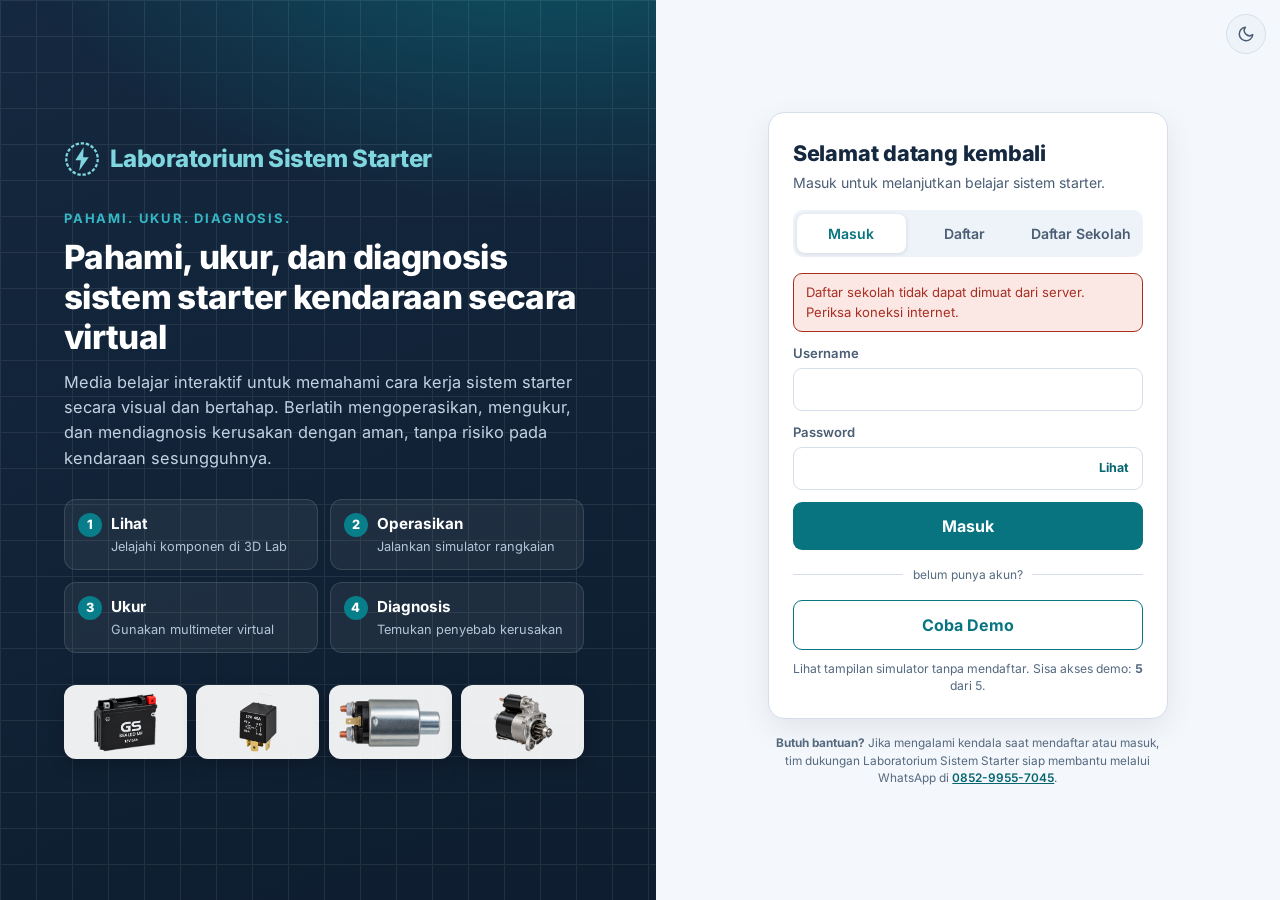
<file: index.html>
<!DOCTYPE html>
<html lang="id">
<head>
    <meta charset="UTF-8">
    <meta name="viewport" content="width=device-width, initial-scale=1.0">
    <title>Laboratorium Sistem Starter — Platform Pembelajaran Sistem Kelistrikan Otomotif</title>
    <meta name="theme-color" content="#14283F">
    <link rel="manifest" href="manifest.webmanifest">
    <link rel="apple-touch-icon" href="images/icon-192.png">
    <link rel="icon" type="image/svg+xml" href="favicon.svg">
    <link rel="preload" href="fonts/inter-400.woff" as="font" type="font/woff" crossorigin>
    <link rel="preload" href="fonts/inter-700.woff" as="font" type="font/woff" crossorigin>
    <link rel="stylesheet" href="style.css">
    <script src="theme.js"></script>
    <script>
        /* GERBANG LOGIN: halaman simulator tidak tampil sebelum login.
           Sesi hanya berlaku di tab ini (sessionStorage) sehingga membuka link baru selalu meminta login. */
        (function () {
            var d = document.documentElement;
            d.style.visibility = 'hidden';
            var ok = false;
            try {
                var raw = sessionStorage.getItem('starterSim_auth_session_v1');
                var s = raw ? JSON.parse(raw) : null;
                ok = !!(s && s.userId);
            } catch (e) { ok = false; }
            if (ok) { d.style.visibility = ''; }
            else { location.replace('login.html'); }
        })();
    </script>
    <noscript><style>html{visibility:visible!important}</style><meta http-equiv="refresh" content="0;url=login.html"></noscript>
</head>
<body>

<aside class="sidebar" id="sidebar">
    <div class="sidebar-header">
        <div class="logo-icon">
            <svg aria-hidden="true" focusable="false" width="32" height="32" viewBox="0 0 32 32"><circle cx="16" cy="16" r="14" fill="none" stroke="currentColor" stroke-width="2" stroke-dasharray="3 1.6"/><path d="M17.5 5.5 10 17h5l-1.5 9.5L22 14.5h-5z" fill="currentColor"/></svg>
        </div>
        <span class="logo-text">Laboratorium Sistem Starter</span>
    </div>
    <nav class="sidebar-nav">
        <div class="nav-section">
            <button class="nav-btn active" data-page="beranda" onclick="navigateTo('beranda')">
                <svg aria-hidden="true" focusable="false" width="20" height="20" viewBox="0 0 24 24" fill="none" stroke="currentColor" stroke-width="2"><path d="M3 9l9-7 9 7v11a2 2 0 01-2 2H5a2 2 0 01-2-2z"/><polyline points="9 22 9 12 15 12 15 22"/></svg>
                <span>Beranda</span>
            </button>
        </div>
        <div class="nav-section">
            <div class="nav-section-title">Utama</div>
            <button class="nav-btn" data-page="dashboard" onclick="navigateTo('dashboard')">
                <svg aria-hidden="true" focusable="false" width="20" height="20" viewBox="0 0 24 24" fill="none" stroke="currentColor" stroke-width="2"><rect x="3" y="3" width="7" height="7" rx="1"/><rect x="14" y="3" width="7" height="7" rx="1"/><rect x="14" y="14" width="7" height="7" rx="1"/><rect x="3" y="14" width="7" height="7" rx="1"/></svg>
                <span>Dashboard</span>
            </button>
            <button class="nav-btn" data-page="simulator" onclick="navigateTo('simulator')">
                <svg aria-hidden="true" focusable="false" width="20" height="20" viewBox="0 0 24 24" fill="none" stroke="currentColor" stroke-width="2"><rect x="2" y="3" width="20" height="14" rx="2"/><line x1="8" y1="21" x2="16" y2="21"/><line x1="12" y1="17" x2="12" y2="21"/></svg>
                <span>Simulator</span>
            </button>
            <button class="nav-btn" data-page="3d" onclick="navigateTo('3d')">
                <svg aria-hidden="true" focusable="false" width="20" height="20" viewBox="0 0 24 24" fill="none" stroke="currentColor" stroke-width="2"><path d="M21 16V8a2 2 0 00-1-1.73l-7-4a2 2 0 00-2 0l-7 4A2 2 0 003 8v8a2 2 0 001 1.73l7 4a2 2 0 002 0l7-4A2 2 0 0021 16z"/><polyline points="3.27 6.96 12 12.01 20.73 6.96"/><line x1="12" y1="22.08" x2="12" y2="12"/></svg>
                <span>3D Lab</span>
            </button>
        </div>
        <div class="nav-section">
            <div class="nav-section-title">Pembelajaran</div>
            <button class="nav-btn" data-page="materi" onclick="navigateTo('materi')">
                <svg aria-hidden="true" focusable="false" width="20" height="20" viewBox="0 0 24 24" fill="none" stroke="currentColor" stroke-width="2"><path d="M4 19.5A2.5 2.5 0 016.5 17H20"/><path d="M6.5 2H20v20H6.5A2.5 2.5 0 014 19.5v-15A2.5 2.5 0 016.5 2z"/></svg>
                <span>Materi</span>
            </button>
            <button class="nav-btn" data-page="praktik" onclick="navigateTo('praktik')">
                <svg aria-hidden="true" focusable="false" width="20" height="20" viewBox="0 0 24 24" fill="none" stroke="currentColor" stroke-width="2"><path d="M14.7 6.3a1 1 0 000 1.4l1.6 1.6a1 1 0 001.4 0l3.77-3.77a6 6 0 01-7.94 7.94l-6.91 6.91a2.12 2.12 0 01-3-3l6.91-6.91a6 6 0 017.94-7.94l-3.76 3.76z"/></svg>
                <span>Praktik</span>
            </button>
            <button class="nav-btn" data-page="diagnosis" onclick="navigateTo('diagnosis')">
                <svg aria-hidden="true" focusable="false" width="20" height="20" viewBox="0 0 24 24" fill="none" stroke="currentColor" stroke-width="2"><path d="M9 21h6"/><path d="M9 18h6"/><rect x="3" y="3" width="18" height="12" rx="2"/><line x1="12" y1="15" x2="12" y2="18"/></svg>
                <span>Diagnosis</span>
            </button>
            <button class="nav-btn" data-page="evaluasi" onclick="navigateTo('evaluasi')">
                <svg aria-hidden="true" focusable="false" width="20" height="20" viewBox="0 0 24 24" fill="none" stroke="currentColor" stroke-width="2"><path d="M22 11.08V12a10 10 0 11-5.93-9.14"/><polyline points="22 4 12 14.01 9 11.01"/></svg>
                <span>Evaluasi</span>
            </button>
            <button class="nav-btn" data-page="progres" onclick="navigateTo('progres')">
                <svg aria-hidden="true" focusable="false" width="20" height="20" viewBox="0 0 24 24" fill="none" stroke="currentColor" stroke-width="2"><polyline points="22 12 18 12 15 21 9 3 6 12 2 12"/></svg>
                <span>Progres</span>
            </button>
        </div>
        <div class="nav-section">
            <div class="nav-section-title">Referensi</div>
            <button class="nav-btn" data-page="jobsheet" onclick="navigateTo('jobsheet')">
                <svg aria-hidden="true" focusable="false" width="20" height="20" viewBox="0 0 24 24" fill="none" stroke="currentColor" stroke-width="2"><rect x="5" y="2" width="14" height="20" rx="2"/><line x1="9" y1="7" x2="15" y2="7"/><line x1="9" y1="11" x2="15" y2="11"/><line x1="9" y1="15" x2="13" y2="15"/></svg>
                <span>Job Sheet</span>
            </button>
            <button class="nav-btn" data-page="panduan" onclick="navigateTo('panduan')">
                <svg aria-hidden="true" focusable="false" width="20" height="20" viewBox="0 0 24 24" fill="none" stroke="currentColor" stroke-width="2"><circle cx="12" cy="12" r="10"/><path d="M9.1 9a3 3 0 015.8 1c0 2-3 3-3 3"/><line x1="12" y1="17" x2="12.01" y2="17"/></svg>
                <span>Panduan</span>
            </button>
            <button class="nav-btn" data-page="tentang" onclick="navigateTo('tentang')">
                <svg aria-hidden="true" focusable="false" width="20" height="20" viewBox="0 0 24 24" fill="none" stroke="currentColor" stroke-width="2"><circle cx="12" cy="12" r="10"/><line x1="12" y1="16" x2="12" y2="12"/><line x1="12" y1="8" x2="12.01" y2="8"/></svg>
                <span>Tentang</span>
            </button>
        </div>
    </nav>
    <div class="sidebar-footer">
        <button type="button" class="theme-toggle" data-theme-toggle aria-pressed="false" title="Beralih tema">
            <svg class="ico-moon" aria-hidden="true" focusable="false" width="18" height="18" viewBox="0 0 24 24" fill="none" stroke="currentColor" stroke-width="2" stroke-linecap="round" stroke-linejoin="round"><path d="M21 12.8A9 9 0 1111.2 3a7 7 0 009.8 9.8z"/></svg>
            <svg class="ico-sun" aria-hidden="true" focusable="false" width="18" height="18" viewBox="0 0 24 24" fill="none" stroke="currentColor" stroke-width="2" stroke-linecap="round" stroke-linejoin="round"><circle cx="12" cy="12" r="4"/><path d="M12 2v2M12 20v2M4.9 4.9l1.4 1.4M17.7 17.7l1.4 1.4M2 12h2M20 12h2M4.9 19.1l1.4-1.4M17.7 6.3l1.4-1.4"/></svg>
            <span class="theme-label">Tema terang</span>
        </button>
        <div id="au-account"></div>
    </div>
</aside>

<button class="sidebar-toggle" id="sidebarToggle" onclick="toggleSidebar()" aria-label="Toggle menu">
    <svg width="24" height="24" viewBox="0 0 24 24" fill="none" stroke="currentColor" stroke-width="2"><line x1="3" y1="12" x2="21" y2="12"/><line x1="3" y1="6" x2="21" y2="6"/><line x1="3" y1="18" x2="21" y2="18"/></svg>
</button>

<main class="main-content" id="mainContent">

    <!-- ===== BERANDA PAGE ===== -->
    <section class="page active" id="page-beranda">
        <div class="page-header">
            <span class="page-kicker">Beranda</span>
            <h1>Laboratorium Sistem Starter</h1>
            <p class="subtitle">Platform Pembelajaran Sistem Kelistrikan Otomotif</p>
        </div>
        <div id="hub-home"></div>
        <div class="info-box path-box">
                <h4>Jalur Belajar</h4>
                <div id="hub-path"></div>
        </div>
        <div class="beranda-grid">
            <div class="beranda-card" role="button" tabindex="0" onclick="navigateTo('3d')" onkeydown="cardKey(event,'3d')">
                <span class="card-tag">LIHAT</span>
                <div class="card-icon lab-icon" aria-hidden="true">
                    <svg width="48" height="48" viewBox="0 0 24 24" fill="none" stroke="currentColor" stroke-width="1.5"><path d="M21 16V8a2 2 0 00-1-1.73l-7-4a2 2 0 00-2 0l-7 4A2 2 0 003 8v8a2 2 0 001 1.73l7 4a2 2 0 002 0l7-4A2 2 0 0021 16z"/><polyline points="3.27 6.96 12 12.01 20.73 6.96"/><line x1="12" y1="22.08" x2="12" y2="12"/></svg>
                </div>
                <h3>3D Lab</h3>
                <p>Putar, bongkar (exploded), dan potong (cutaway) komponen starter dalam tampilan tiga dimensi.</p>
                <span class="card-go" aria-hidden="true">Buka <svg width="14" height="14" viewBox="0 0 24 24" fill="none" stroke="currentColor" stroke-width="2.5"><polyline points="9 18 15 12 9 6"/></svg></span>
            </div>
            <div class="beranda-card" role="button" tabindex="0" onclick="navigateTo('simulator')" onkeydown="cardKey(event,'simulator')">
                <span class="card-tag">OPERASIKAN</span>
                <div class="card-icon sim-icon" aria-hidden="true">
                    <svg width="48" height="48" viewBox="0 0 24 24" fill="none" stroke="currentColor" stroke-width="1.5"><rect x="2" y="3" width="20" height="14" rx="2"/><line x1="8" y1="21" x2="16" y2="21"/><line x1="12" y1="17" x2="12" y2="21"/></svg>
                </div>
                <h3>Simulator</h3>
                <p>Operasikan sistem starter secara interaktif. Lihat aliran arus, animasi komponen, dan panel instrumen.</p>
                <span class="card-go" aria-hidden="true">Buka <svg width="14" height="14" viewBox="0 0 24 24" fill="none" stroke="currentColor" stroke-width="2.5"><polyline points="9 18 15 12 9 6"/></svg></span>
            </div>
            <div class="beranda-card" role="button" tabindex="0" onclick="navigateTo('materi')" onkeydown="cardKey(event,'materi')">
                <span class="card-tag">PELAJARI</span>
                <div class="card-icon mat-icon" aria-hidden="true">
                    <svg width="48" height="48" viewBox="0 0 24 24" fill="none" stroke="currentColor" stroke-width="1.5"><path d="M4 19.5A2.5 2.5 0 016.5 17H20"/><path d="M6.5 2H20v20H6.5A2.5 2.5 0 014 19.5v-15A2.5 2.5 0 016.5 2z"/></svg>
                </div>
                <h3>Materi</h3>
                <p>14 modul pembelajaran tentang sistem starter dari komponen hingga troubleshooting.</p>
                <span class="card-go" aria-hidden="true">Buka <svg width="14" height="14" viewBox="0 0 24 24" fill="none" stroke="currentColor" stroke-width="2.5"><polyline points="9 18 15 12 9 6"/></svg></span>
            </div>
            <div class="beranda-card" role="button" tabindex="0" onclick="navigateTo('praktik')" onkeydown="cardKey(event,'praktik')">
                <span class="card-tag">UKUR</span>
                <div class="card-icon pra-icon" aria-hidden="true">
                    <svg width="48" height="48" viewBox="0 0 24 24" fill="none" stroke="currentColor" stroke-width="1.5"><path d="M14.7 6.3a1 1 0 000 1.4l1.6 1.6a1 1 0 001.4 0l3.77-3.77a6 6 0 01-7.94 7.94l-6.91 6.91a2.12 2.12 0 01-3-3l6.91-6.91a6 6 0 017.94-7.94l-3.76 3.76z"/></svg>
                </div>
                <h3>Praktik</h3>
                <p>Lakukan pemeriksaan komponen, voltage drop test, dan isi job sheet dengan multimeter virtual.</p>
                <span class="card-go" aria-hidden="true">Buka <svg width="14" height="14" viewBox="0 0 24 24" fill="none" stroke="currentColor" stroke-width="2.5"><polyline points="9 18 15 12 9 6"/></svg></span>
            </div>
            <div class="beranda-card" role="button" tabindex="0" onclick="navigateTo('diagnosis')" onkeydown="cardKey(event,'diagnosis')">
                <span class="card-tag">DIAGNOSIS</span>
                <div class="card-icon dia-icon" aria-hidden="true">
                    <svg width="48" height="48" viewBox="0 0 24 24" fill="none" stroke="currentColor" stroke-width="1.5"><circle cx="11" cy="11" r="7"/><line x1="21" y1="21" x2="16.65" y2="16.65"/><path d="M8 11h2l1-2 2 4 1-2h1"/></svg>
                </div>
                <h3>Diagnosis</h3>
                <p>Kerjakan kasus kerusakan nyata. Periksa, analisis bukti, lalu tentukan penyebab masalah.</p>
                <span class="card-go" aria-hidden="true">Buka <svg width="14" height="14" viewBox="0 0 24 24" fill="none" stroke="currentColor" stroke-width="2.5"><polyline points="9 18 15 12 9 6"/></svg></span>
            </div>
            <div class="beranda-card" role="button" tabindex="0" onclick="navigateTo('evaluasi')" onkeydown="cardKey(event,'evaluasi')">
                <span class="card-tag">EVALUASI</span>
                <div class="card-icon eva-icon" aria-hidden="true">
                    <svg width="48" height="48" viewBox="0 0 24 24" fill="none" stroke="currentColor" stroke-width="1.5"><path d="M22 11.08V12a10 10 0 11-5.93-9.14"/><polyline points="22 4 12 14.01 9 11.01"/></svg>
                </div>
                <h3>Evaluasi</h3>
                <p>Uji pemahaman dengan kuis pilihan ganda dan ujian akhir. Lihat skor dan pembahasan.</p>
                <span class="card-go" aria-hidden="true">Buka <svg width="14" height="14" viewBox="0 0 24 24" fill="none" stroke="currentColor" stroke-width="2.5"><polyline points="9 18 15 12 9 6"/></svg></span>
            </div>
        </div>
        <div class="beranda-info">
            <div class="info-box">
                <h4>Progress Belajar</h4>
                <div class="progress-bars">
                    <div class="progress-row"><span>Materi</span><div class="progress-track"><div class="progress-fill" id="prog-materi" style="width:0%"></div></div><span id="prog-materi-val">0%</span></div>
                    <div class="progress-row"><span>Praktik</span><div class="progress-track"><div class="progress-fill" id="prog-praktik" style="width:0%"></div></div><span id="prog-praktik-val">0%</span></div>
                    <div class="progress-row"><span>Diagnosis</span><div class="progress-track"><div class="progress-fill" id="prog-diagnosis" style="width:0%"></div></div><span id="prog-diagnosis-val">0%</span></div>
                    <div class="progress-row"><span>Quiz</span><div class="progress-track"><div class="progress-fill" id="prog-quiz" style="width:0%"></div></div><span id="prog-quiz-val">0%</span></div>
                </div>
            </div>
        </div>
    </section>

    <!-- ===== DASHBOARD PAGE ===== -->
    <section class="page" id="page-dashboard">
        <div id="au-dashboard"></div>
    </section>

    <!-- ===== SIMULATOR PAGE ===== -->
    <section class="page" id="page-simulator">
        <div class="sim-layout">
            <div class="sim-main">
                <div class="sim-toolbar">
                    <div class="tb-head">
                        <span class="page-kicker">Utama</span>
                        <h1>Simulator Sistem Starter</h1>
                        <p class="tb-sub">Putar kunci kontak, amati aliran arus, lalu ukur dengan multimeter.</p>
                    </div>
                    <div class="tb-actions">
                        <div class="tb-group" role="group" aria-label="Alat ukur">
                            <button class="btn-sm tb-primary" id="p3-multi-btn" onclick="window.Phase3 && window.Phase3.toggleLab()" title="Buka / tutup Multimeter Virtual"><svg aria-hidden="true" width="16" height="16" viewBox="0 0 24 24" fill="none" stroke="currentColor" stroke-width="2" stroke-linecap="round" stroke-linejoin="round"><path d="M13 2L3 14h9l-1 8 10-12h-9l1-8z"/></svg><span>MULTI</span></button>
                            <button class="btn-sm tb-primary p4-diag-btn" id="p4-diag-btn" onclick="window.Phase4 && window.Phase4.toggleLab()" title="Buka / tutup Lab Diagnosis &amp; Troubleshooting"><svg aria-hidden="true" width="16" height="16" viewBox="0 0 24 24" fill="none" stroke="currentColor" stroke-width="2" stroke-linecap="round" stroke-linejoin="round"><circle cx="11" cy="11" r="7"/><line x1="21" y1="21" x2="16.65" y2="16.65"/></svg><span>DIAG</span></button>
                        </div>
                        <div class="tb-group" role="group" aria-label="Latihan">
                            <button class="btn-sm tb-warn" onclick="toggleFaultPanel()" title="Pasang kerusakan untuk latihan diagnosa"><svg aria-hidden="true" width="16" height="16" viewBox="0 0 24 24" fill="none" stroke="currentColor" stroke-width="2" stroke-linecap="round" stroke-linejoin="round"><path d="M10.29 3.86L1.82 18a2 2 0 001.71 3h16.94a2 2 0 001.71-3L13.71 3.86a2 2 0 00-3.42 0z"/><line x1="12" y1="9" x2="12" y2="13"/><line x1="12" y1="17" x2="12.01" y2="17"/></svg><span>Fault</span></button>
                            <button class="btn-sm" onclick="resetSimulation()" title="Kembalikan semua ke kondisi awal"><svg aria-hidden="true" width="16" height="16" viewBox="0 0 24 24" fill="none" stroke="currentColor" stroke-width="2" stroke-linecap="round" stroke-linejoin="round"><polyline points="1 4 1 10 7 10"/><path d="M3.51 15a9 9 0 102.13-9.36L1 10"/></svg><span>Reset</span></button>
                        </div>
                        <div class="tb-group tb-view" role="group" aria-label="Tampilan">
                            <label class="toggle-label" title="Tampilkan aliran arus listrik">
                                <input type="checkbox" id="showCurrentFlow" onchange="toggleCurrentFlow(this.checked)">
                                <span class="toggle-switch"></span>
                                Aliran arus
                            </label>
                            <details class="tb-more" id="tbMore">
                            <summary class="btn-sm" title="Fitur lanjutan: data teknis, rekam, log, debug">Lainnya <svg aria-hidden="true" width="12" height="12" viewBox="0 0 24 24" fill="none" stroke="currentColor" stroke-width="3"><polyline points="6 9 12 15 18 9"/></svg></summary>
                            <div class="tb-menu">
                                <div class="tb-row tb-row-toggle"><label class="toggle-label p2-toggle" title="Kurangi animasi (Reduce motion)"><input type="checkbox" id="p2-reduceMotion" onchange="window.Phase2 && window.Phase2.toggleReduceMotion(this.checked)"><span class="toggle-switch"></span>Kurangi gerak (matikan animasi berlebih)</label></div>
                                <div class="tb-row"><button class="btn-sm" id="dgPhotoBtn" onclick="window.DiagramPhotos && window.DiagramPhotos.toggle()" title="Ganti tampilan foto / skema" disabled>SKEMA</button><span>Ganti diagram foto / skema</span></div>
                                <div class="tb-row"><button class="btn-sm" id="p2-technical-btn" onclick="window.Phase2 && window.Phase2.toggleTechnical()" title="Technical Data panel">TECH</button><span>Panel data teknis</span></div>
                                <div class="tb-row"><button class="btn-sm" id="p2-display-btn" onclick="window.Phase2 && window.Phase2.toggleDisplayMode()" title="BASIC / TECHNICAL display mode">BASIC</button><span>Ganti mode tampilan dasar / teknis</span></div>
                                <div class="tb-row"><button class="btn-sm" id="p2-record-btn" onclick="window.Phase2 && (window.Phase2.recording ? window.Phase2.stopRecord() : window.Phase2.startRecord())" title="Start / Stop recording">REC</button><span>Rekam data simulasi</span></div>
                                <div class="tb-row"><button class="btn-sm" id="p2-export-btn" onclick="window.Phase2 && window.Phase2.exportCSV()" title="Export CSV" disabled>CSV</button><span>Ekspor rekaman ke berkas CSV</span></div>
                                <div class="tb-row"><button class="btn-sm" id="p2-log-btn" onclick="window.Phase2 && window.Phase2.toggleLog()" title="Event log">LOG</button><span>Catatan kejadian</span></div>
                                <div class="tb-row"><button class="btn-sm" id="p2-debug-btn" onclick="window.Phase2 && window.Phase2.toggleDebug()" title="Debug panel">DEBUG</button><span>Panel debug (untuk guru)</span></div>
                            </div>
                        </details>
                        </div>
                    </div>
                </div>

                <details class="sim-guide" id="sim-guide">
                    <summary>Panduan singkat — mulailah di sini</summary>
                    <ol>
                        <li>Putar kunci ke <b>START</b> untuk melihat urutan kerja starter (relay &rarr; solenoid &rarr; pinion &rarr; cranking).</li>
                        <li>Klik <b>MULTI</b> untuk membuka multimeter dan mengukur tegangan/arus pada titik ukur.</li>
                        <li>Klik <b>Fault</b>, centang kerusakan, lalu <b>Terapkan</b> untuk berlatih diagnosa berdasarkan gejala.</li>
                        <li>Klik <b>Reset</b> untuk mengembalikan semua ke kondisi awal.</li>
                    </ol>
                    <p class="hub-muted">Fitur lanjutan (TECH, REC, CSV, LOG, DEBUG) ada di menu <b>Lainnya</b> pada toolbar.</p>
                </details>

                <div class="sim-diagram-area" id="simDiagramArea">
                    <!-- Kunci kontak: di sudut atas layar simulator -->
                <div class="ignition-control">
                    <h3>KUNCI KONTAK</h3>
                    <div class="ignition-knob-area">
                        <div class="ignition-ring" role="radiogroup" aria-label="Ignition switch position">
                            <div class="ignition-position" data-pos="OFF" role="radio" aria-checked="true" tabindex="0" onclick="setIgnition('OFF')" onkeydown="if(event.key==='Enter'||event.key===' ')setIgnition('OFF')">
                                <span class="pos-label">OFF</span>
                            </div>
                            <div class="ignition-position" data-pos="ON" role="radio" aria-checked="false" tabindex="0" onclick="setIgnition('ON')" onkeydown="if(event.key==='Enter'||event.key===' ')setIgnition('ON')">
                                <span class="pos-label">ON</span>
                            </div>
                            <div class="ignition-position" data-pos="START" role="radio" aria-checked="false" tabindex="0" onclick="setIgnition('START')" onkeydown="if(event.key==='Enter'||event.key===' ')setIgnition('START')">
                                <span class="pos-label">START</span>
                            </div>
                            <div class="ignition-indicator" id="ignIndicator"></div>
                        </div>
                    </div>
                    <button class="btn-ctrl btn-reset" onclick="resetSimulation()" title="Reset semua ke kondisi awal">
                        <svg width="14" height="14" viewBox="0 0 24 24" fill="none" stroke="currentColor" stroke-width="2"><polyline points="1 4 1 10 7 10"/><path d="M3.51 15a9 9 0 102.13-9.36L1 10"/></svg>
                        RESET
                    </button>
                </div>
                    <svg id="starterSVG" viewBox="0 0 900 520" xmlns="http://www.w3.org/2000/svg">
                        <defs>
                            <filter id="glow">
                                <feGaussianBlur stdDeviation="3" result="blur"/>
                                <feMerge><feMergeNode in="blur"/><feMergeNode in="SourceGraphic"/></feMerge>
                            </filter>
                            <filter id="glow-strong">
                                <feGaussianBlur stdDeviation="5" result="blur"/>
                                <feMerge><feMergeNode in="blur"/><feMergeNode in="SourceGraphic"/></feMerge>
                            </filter>
                            <linearGradient id="wireGrad" x1="0" y1="0" x2="1" y2="0">
                                <stop offset="0%" stop-color="#555"/>
                                <stop offset="50%" stop-color="#888"/>
                                <stop offset="100%" stop-color="#555"/>
                            </linearGradient>
                            <linearGradient id="wireActiveGrad" x1="0" y1="0" x2="1" y2="0">
                                <stop offset="0%" stop-color="#ff6d00"/>
                                <stop offset="50%" stop-color="#ffd740"/>
                                <stop offset="100%" stop-color="#ff6d00"/>
                            </linearGradient>
                            <linearGradient id="groundGrad" x1="0" y1="0" x2="0" y2="1">
                                <stop offset="0%" stop-color="#555"/>
                                <stop offset="100%" stop-color="#333"/>
                            </linearGradient>
                            <marker id="arrowOrange" markerWidth="8" markerHeight="6" refX="8" refY="3" orient="auto">
                                <polygon points="0 0, 8 3, 0 6" fill="#ffd740"/>
                            </marker>
                            <pattern id="hatch" patternUnits="userSpaceOnUse" width="8" height="8" patternTransform="rotate(45)">
                                <line x1="0" y1="0" x2="0" y2="8" stroke="#333" stroke-width="1"/>
                            </pattern>
                        </defs>

                        <!-- Background grid -->
                        <pattern id="grid" width="20" height="20" patternUnits="userSpaceOnUse">
                            <path d="M 20 0 L 0 0 0 20" fill="none" stroke="#ccd6e2" stroke-width="0.5"/>
                        </pattern>
                        <rect width="900" height="520" fill="url(#grid)"/>

                        <!-- === WIRES (drawn first, behind components) ===
                             Setiap kabel berujung TEPAT di terminal komponen (lingkaran kecil .dg-term).
                             Relay 4 kaki: 30 (umpan + dari fuse), 86 (+ kumparan dari kunci kontak),
                             85 (- kumparan ke massa), 87 (keluaran kontak ke terminal 50 selenoid). -->
                        <!-- Battery (+) -> Fuse IN (cabang tipis dari tiang positif) -->
                        <path id="wire-bat-fuse" class="wire positive-wire" d="M 142 80 L 200 80 L 200 170" fill="none" stroke="#555" stroke-width="3" stroke-linecap="round"/>
                        <!-- Fuse OUT -> Ignition IN -->
                        <path id="wire-fuse-ign" class="wire positive-wire" d="M 200 200 L 200 268 L 300 268" fill="none" stroke="#555" stroke-width="3" stroke-linecap="round"/>
                        <!-- Fuse OUT -> Relay kaki 30 (umpan kontak) -->
                        <path id="wire-fuse-relay" class="wire relay-feed-wire" d="M 200 220 L 445 220 L 445 310" fill="none" stroke="#555" stroke-width="3" stroke-linecap="round"/>
                        <!-- Ignition OUT -> Relay kaki 86 (+ kumparan) -->
                        <path id="wire-ign-relay" class="wire positive-wire" d="M 360 268 L 390 268 L 390 335 L 420 335" fill="none" stroke="#555" stroke-width="3" stroke-linecap="round"/>
                        <!-- Battery (+) -> Solenoid 30 (kabel utama tebal) -->
                        <path id="wire-bat-solenoid" class="wire thick-wire" d="M 142 100 L 142 62 L 645 62 L 645 245" fill="none" stroke="#555" stroke-width="5" stroke-linecap="round"/>
                        <!-- Relay kaki 87 -> Solenoid 50 (kontrol) -->
                        <path id="wire-relay-solenoid" class="wire relay-out-wire" d="M 500 335 L 540 335 L 540 300 L 585 300" fill="none" stroke="#555" stroke-width="3" stroke-linecap="round"/>
                        <!-- Solenoid C -> Starter motor (kabel tebal) -->
                        <path id="wire-solenoid-starter" class="wire thick-wire" d="M 655 305 L 700 305 L 700 330" fill="none" stroke="#555" stroke-width="5" stroke-linecap="round"/>
                        <!-- Jaringan massa: Battery (-) -> bus massa -> blok mesin -> sasis -->
                        <path id="wire-ground-bat" class="wire ground-wire" d="M 88 100 L 88 82 L 60 82 L 60 460 L 770 460" fill="none" stroke="#555" stroke-width="3" stroke-linecap="round"/>
                        <!-- Relay kaki 85 (- kumparan) -> massa -->
                        <path id="wire-ground-relay" class="wire ground-wire" d="M 445 380 L 445 460" fill="none" stroke="#555" stroke-width="3" stroke-linecap="round"/>
                        <!-- Solenoid G (massa kumparan) -> massa -->
                        <path id="wire-ground-solenoid" class="wire ground-wire" d="M 625 325 L 625 460" fill="none" stroke="#555" stroke-width="3" stroke-linecap="round"/>
                        <!-- Starter casing -> massa -->
                        <path id="wire-ground-starter" class="wire ground-wire" d="M 700 400 L 700 460" fill="none" stroke="#555" stroke-width="3" stroke-linecap="round"/>
                        <!-- Blok mesin -> sasis -->
                        <path id="wire-ground-chassis" class="wire ground-wire" d="M 850 460 L 880 460" fill="none" stroke="#555" stroke-width="3" stroke-linecap="round"/>
                        <!-- Titik cabang (junction) -->
                        <g class="junctions" fill="#555">
                            <circle cx="142" cy="80" r="3.5"/>
                            <circle cx="200" cy="220" r="3.5"/>
                            <circle cx="445" cy="460" r="3.5"/>
                            <circle cx="625" cy="460" r="3.5"/>
                            <circle cx="700" cy="460" r="3.5"/>
                        </g>

                        <!-- === CURRENT FLOW PARTICLES (hidden by default) === -->
                        <g id="currentFlowGroup" class="current-flow-group" style="display:none">
                            <g class="particle-seg" id="seg-control">
                                <circle class="flow-particle" r="3" fill="#ffd740" filter="url(#glow)">
                                    <animateMotion dur="1.2s" repeatCount="indefinite" path="M 142 100 L 142 80 L 200 80 L 200 170"/>
                                </circle>
                                <circle class="flow-particle" r="3" fill="#ffd740" filter="url(#glow)">
                                    <animateMotion dur="1s" repeatCount="indefinite" begin="0.3s" path="M 200 200 L 200 268 L 300 268"/>
                                </circle>
                                <circle class="flow-particle" r="3" fill="#ffd740" filter="url(#glow)">
                                    <animateMotion dur="1s" repeatCount="indefinite" begin="0.5s" path="M 360 268 L 390 268 L 390 335 L 420 335"/>
                                </circle>
                            </g>
                            <g class="particle-seg" id="seg-main">
                                <circle class="flow-particle" r="4" fill="#ff6d00" filter="url(#glow)">
                                    <animateMotion dur="1.5s" repeatCount="indefinite" begin="0.7s" path="M 142 100 L 142 62 L 645 62 L 645 245"/>
                                </circle>
                            </g>
                            <g class="particle-seg" id="seg-solenoid-control">
                                <circle class="flow-particle" r="3" fill="#ffd740" filter="url(#glow)">
                                    <animateMotion dur="1.4s" repeatCount="indefinite" begin="0.4s" path="M 200 220 L 445 220 L 445 310"/>
                                </circle>
                                <circle class="flow-particle" r="3" fill="#ffd740" filter="url(#glow)">
                                    <animateMotion dur="0.8s" repeatCount="indefinite" begin="0.6s" path="M 445 380 L 445 460"/>
                                </circle>
                                <circle class="flow-particle" r="3" fill="#ffd740" filter="url(#glow)">
                                    <animateMotion dur="1.2s" repeatCount="indefinite" begin="0.9s" path="M 500 335 L 540 335 L 540 300 L 585 300"/>
                                </circle>
                            </g>
                            <g class="particle-seg" id="seg-starter">
                                <circle class="flow-particle" r="4" fill="#ff6d00" filter="url(#glow)">
                                    <animateMotion dur="0.8s" repeatCount="indefinite" begin="1.1s" path="M 655 305 L 700 305 L 700 330"/>
                                </circle>
                            </g>
                        </g>

                        <!-- === BATTERY === -->
                        <g class="component clickable" id="comp-battery" data-component="battery" onclick="showComponentInfo('battery')">
                            <rect x="75" y="100" width="90" height="60" rx="6" fill="#e8eef6" stroke="currentColor" stroke-width="2"/>
                            <line x1="100" y1="118" x2="140" y2="118" stroke="currentColor" stroke-width="2" opacity="0.5"/>
                            <line x1="100" y1="132" x2="140" y2="132" stroke="currentColor" stroke-width="2" opacity="0.5"/>
                            <text x="120" y="127" text-anchor="middle" fill="currentColor" font-size="8" font-weight="bold">12V</text>
                            <circle class="dg-term terminal" cx="88" cy="100" r="4.5" fill="#448aff" stroke="#333" stroke-width="1"/>
                            <circle class="dg-term terminal" cx="142" cy="100" r="4.5" fill="#ff5252" stroke="#333" stroke-width="1"/>
                            <text class="term-label" x="78" y="95" text-anchor="end" fill="#448aff" font-size="8" font-weight="bold">-</text>
                            <text class="term-label" x="152" y="95" text-anchor="start" fill="#ff5252" font-size="8" font-weight="bold">+</text>
                            <text x="120" y="170" text-anchor="middle" fill="#465e78" font-size="10">BATTERY</text>
                            <circle class="status-dot" id="status-battery" cx="162" cy="108" r="5" fill="#16a164"/>
                        </g>

                        <!-- === FUSE === -->
                        <g class="component clickable" id="comp-fuse" data-component="fuse" onclick="showComponentInfo('fuse')">
                            <rect x="175" y="170" width="50" height="30" rx="4" fill="#e8eef6" stroke="currentColor" stroke-width="2"/>
                            <line x1="190" y1="185" x2="210" y2="185" stroke="#ffd740" stroke-width="2" stroke-linecap="round" id="fuseElement"/>
                            <circle class="dg-term terminal" cx="200" cy="170" r="4.5" fill="#ff5252" stroke="#333" stroke-width="1"/>
                            <circle class="dg-term terminal" cx="200" cy="200" r="4.5" fill="#ff5252" stroke="#333" stroke-width="1"/>
                            <text class="term-label" x="190" y="167" text-anchor="end" fill="#465e78" font-size="8" font-weight="bold">IN</text>
                            <text class="term-label" x="190" y="208" text-anchor="end" fill="#465e78" font-size="8" font-weight="bold">OUT</text>
                            <text x="232" y="188" fill="#465e78" font-size="10">FUSE</text>
                            <circle class="status-dot" id="status-fuse" cx="222" cy="173" r="5" fill="#16a164"/>
                        </g>

                        <!-- === IGNITION SWITCH === -->
                        <g class="component clickable" id="comp-ignition" data-component="ignition" onclick="showComponentInfo('ignition')">
                            <rect x="300" y="245" width="60" height="45" rx="6" fill="#e8eef6" stroke="currentColor" stroke-width="2"/>
                            <circle cx="320" cy="268" r="10" fill="none" stroke="#ffd740" stroke-width="2" id="ignKey"/>
                            <line x1="330" y1="268" x2="345" y2="268" stroke="#ffd740" stroke-width="2" stroke-linecap="round" id="ignKeyShaft"/>
                            <circle class="dg-term terminal" cx="300" cy="268" r="4.5" fill="#ff5252" stroke="#333" stroke-width="1"/>
                            <circle class="dg-term terminal" cx="360" cy="268" r="4.5" fill="#ffb300" stroke="#333" stroke-width="1"/>
                            <text class="term-label" x="296" y="262" text-anchor="end" fill="#465e78" font-size="8" font-weight="bold">IN</text>
                            <text class="term-label" x="364" y="262" text-anchor="start" fill="#465e78" font-size="8" font-weight="bold">OUT</text>
                            <text x="330" y="240" text-anchor="middle" fill="#465e78" font-size="10">IGNITION</text>
                            <text x="330" y="302" text-anchor="middle" fill="#ffd740" font-size="10" id="ignLabel">OFF</text>
                            <circle class="status-dot" id="status-ignition" cx="358" cy="248" r="5" fill="#ff5252"/>
                        </g>

                        <!-- === STARTER RELAY (4 kaki: 30, 86, 85, 87) === -->
                        <g class="component clickable" id="comp-relay" data-component="relay" onclick="showComponentInfo('relay')">
                            <rect x="430" y="320" width="60" height="50" rx="6" fill="#e8eef6" stroke="currentColor" stroke-width="2"/>
                            <line class="dg-term dg-stub" x1="445" y1="320" x2="445" y2="310" stroke="#333" stroke-width="2.5" stroke-linecap="round"/>
                            <line class="dg-term dg-stub" x1="430" y1="335" x2="420" y2="335" stroke="#333" stroke-width="2.5" stroke-linecap="round"/>
                            <line class="dg-term dg-stub" x1="445" y1="370" x2="445" y2="380" stroke="#333" stroke-width="2.5" stroke-linecap="round"/>
                            <line class="dg-term dg-stub" x1="490" y1="335" x2="500" y2="335" stroke="#333" stroke-width="2.5" stroke-linecap="round"/>
                            <path d="M 445 335 Q 450 330 455 335 Q 460 340 455 345 Q 450 350 445 345 Q 440 340 445 335" fill="none" stroke="#ffd740" stroke-width="1.5" id="relayCoil"/>
                            <line x1="465" y1="335" x2="465" y2="355" stroke="#465e78" stroke-width="2" id="relayContact"/>
                            <circle cx="465" cy="333" r="3" fill="#465e78" id="relayContactTop"/>
                            <circle class="dg-term terminal" cx="445" cy="310" r="4.5" fill="#ff5252" stroke="#333" stroke-width="1"/>
                            <circle class="dg-term terminal" cx="420" cy="335" r="4.5" fill="#ffb300" stroke="#333" stroke-width="1"/>
                            <circle class="dg-term terminal" cx="445" cy="380" r="4.5" fill="#448aff" stroke="#333" stroke-width="1"/>
                            <circle class="dg-term terminal" cx="500" cy="335" r="4.5" fill="#ffb300" stroke="#333" stroke-width="1"/>
                            <text class="term-label" x="436" y="309" text-anchor="end" fill="#465e78" font-size="8" font-weight="bold">30</text>
                            <text class="term-label" x="413" y="329" text-anchor="end" fill="#465e78" font-size="8" font-weight="bold">86</text>
                            <text class="term-label" x="453" y="392" text-anchor="start" fill="#465e78" font-size="8" font-weight="bold">85</text>
                            <text class="term-label" x="507" y="329" text-anchor="start" fill="#465e78" font-size="8" font-weight="bold">87</text>
                            <text x="452" y="307" fill="#465e78" font-size="10">RELAY</text>
                            <circle class="status-dot" id="status-relay" cx="488" cy="323" r="5" fill="#ff5252"/>
                        </g>

                        <!-- === STARTER SOLENOID (terminal: 30, 50, C, G) === -->
                        <g class="component clickable" id="comp-solenoid" data-component="solenoid" onclick="showComponentInfo('solenoid')">
                            <rect x="585" y="245" width="70" height="80" rx="6" fill="#e8eef6" stroke="currentColor" stroke-width="2"/>
                            <ellipse cx="610" cy="285" rx="20" ry="30" fill="none" stroke="#ffd740" stroke-width="1.5" stroke-dasharray="4 3" id="solenoidCoil"/>
                            <rect x="630" y="275" width="18" height="12" rx="2" fill="#555" stroke="#465e78" stroke-width="1" id="solenoidPlunger"/>
                            <circle class="dg-term terminal" cx="645" cy="245" r="4.5" fill="#ff5252" stroke="#333" stroke-width="1"/>
                            <circle class="dg-term terminal" cx="585" cy="300" r="4.5" fill="#ffb300" stroke="#333" stroke-width="1"/>
                            <circle class="dg-term terminal" cx="655" cy="305" r="4.5" fill="#ff5252" stroke="#333" stroke-width="1"/>
                            <circle class="dg-term terminal" cx="625" cy="325" r="4.5" fill="#448aff" stroke="#333" stroke-width="1"/>
                            <text class="term-label" x="645" y="258" text-anchor="middle" fill="#465e78" font-size="8" font-weight="bold">30</text>
                            <text class="term-label" x="578" y="294" text-anchor="end" fill="#465e78" font-size="8" font-weight="bold">50</text>
                            <text class="term-label" x="662" y="300" text-anchor="start" fill="#465e78" font-size="8" font-weight="bold">C</text>
                            <text class="term-label" x="633" y="337" text-anchor="start" fill="#465e78" font-size="8" font-weight="bold">G</text>
                            <text x="585" y="238" fill="#465e78" font-size="10">SOLENOID</text>
                            <text x="620" y="318" text-anchor="middle" fill="#555" font-size="7" id="solenoidLabel">30  50  C  G</text>
                            <circle class="status-dot" id="status-solenoid" cx="573" cy="251" r="5" fill="#ff5252"/>
                        </g>

                        <!-- === STARTER MOTOR === -->
                        <g class="component clickable" id="comp-starter" data-component="starter" onclick="showComponentInfo('starter')">
                            <rect x="665" y="330" width="100" height="70" rx="10" fill="#e8eef6" stroke="currentColor" stroke-width="2"/>
                            <ellipse cx="715" cy="365" rx="38" ry="25" fill="none" stroke="currentColor" stroke-width="1.5" opacity="0.6"/>
                            <g id="armatureGroup">
                                <circle cx="715" cy="365" r="15" fill="none" stroke="#ffd740" stroke-width="1.5" id="armature"/>
                                <line x1="715" y1="350" x2="715" y2="380" stroke="#ffd740" stroke-width="1" class="armature-line"/>
                                <line x1="700" y1="365" x2="730" y2="365" stroke="#ffd740" stroke-width="1" class="armature-line"/>
                            </g>
                            <circle class="dg-term terminal" cx="700" cy="330" r="4.5" fill="#ff5252" stroke="#333" stroke-width="1"/>
                            <circle class="dg-term terminal" cx="700" cy="400" r="4.5" fill="#448aff" stroke="#333" stroke-width="1"/>
                            <text class="term-label" x="692" y="326" text-anchor="end" fill="#ff5252" font-size="8" font-weight="bold">+</text>
                            <text class="term-label" x="692" y="412" text-anchor="end" fill="#448aff" font-size="8" font-weight="bold">-</text>
                            <text x="712" y="325" fill="#465e78" font-size="10">STARTER MOTOR</text>
                            <circle class="status-dot" id="status-starter" cx="763" cy="338" r="5" fill="#ff5252"/>
                        </g>

                        <!-- === RING GEAR / FLYWHEEL === -->
                        <g class="component clickable" id="comp-flywheel" data-component="flywheel" onclick="showComponentInfo('flywheel')">
                            <g id="flywheelGroup">
                                <circle cx="810" cy="370" r="35" fill="none" stroke="#ff9100" stroke-width="3" id="flywheelOuter"/>
                                <circle cx="810" cy="370" r="28" fill="none" stroke="#ff9100" stroke-width="1" opacity="0.4"/>
                                <circle cx="810" cy="370" r="4" fill="#ff9100"/>
                                <!-- Teeth markers on flywheel -->
                                <g id="flywheelTeeth">
                                    <line x1="810" y1="335" x2="810" y2="340" stroke="#ff9100" stroke-width="2"/>
                                    <line x1="810" y1="400" x2="810" y2="405" stroke="#ff9100" stroke-width="2"/>
                                    <line x1="775" y1="370" x2="780" y2="370" stroke="#ff9100" stroke-width="2"/>
                                    <line x1="840" y1="370" x2="845" y2="370" stroke="#ff9100" stroke-width="2"/>
                                    <line x1="785" y1="345" x2="788" y2="348" stroke="#ff9100" stroke-width="2"/>
                                    <line x1="832" y1="392" x2="835" y2="395" stroke="#ff9100" stroke-width="2"/>
                                    <line x1="785" y1="395" x2="788" y2="392" stroke="#ff9100" stroke-width="2"/>
                                    <line x1="832" y1="348" x2="835" y2="345" stroke="#ff9100" stroke-width="2"/>
                                </g>
                            </g>
                            <text x="810" y="420" text-anchor="middle" fill="#465e78" font-size="9">FLYWHEEL</text>
                        </g>

                        <!-- === PINION GEAR (digambar setelah flywheel agar terlihat berkait di atas ring gear) === -->
                        <g class="component clickable" id="comp-pinion" data-component="pinion" onclick="showComponentInfo('pinion')">
                            <g id="pinionGroup">
                                <circle cx="760" cy="370" r="12" fill="#e8eef6" stroke="#16a164" stroke-width="2" id="pinionGear"/>
                                <!-- Gear teeth -->
                                <g id="pinionTeeth">
                                    <rect x="755" y="355" width="10" height="4" rx="1" fill="#16a164"/>
                                    <rect x="755" y="381" width="10" height="4" rx="1" fill="#16a164"/>
                                    <rect x="744" y="365" width="4" height="10" rx="1" fill="#16a164"/>
                                    <rect x="772" y="365" width="4" height="10" rx="1" fill="#16a164"/>
                                </g>
                            </g>
                            <text x="760" y="405" text-anchor="middle" fill="#465e78" font-size="9">PINION</text>
                        </g>

                        <!-- === CRANKSHAFT / ENGINE === -->
                        <g class="component clickable" id="comp-engine" data-component="engine" onclick="showComponentInfo('engine')">
                            <rect x="770" y="430" width="80" height="50" rx="8" fill="#e8eef6" stroke="#ff9100" stroke-width="2"/>
                            <text x="810" y="455" text-anchor="middle" fill="#ff9100" font-size="10" font-weight="bold">ENGINE</text>
                            <text x="810" y="470" text-anchor="middle" fill="#465e78" font-size="8" id="engineStateLabel">OFF</text>
                            <circle class="status-dot" id="status-engine" cx="848" cy="433" r="5" fill="#ff5252"/>
                            <circle class="dg-term terminal" cx="770" cy="460" r="4.5" fill="#448aff" stroke="#333" stroke-width="1"/>
                            <circle class="dg-term terminal" cx="850" cy="460" r="4.5" fill="#448aff" stroke="#333" stroke-width="1"/>
                        </g>

                        <!-- Wire from flywheel to engine -->
                        <line x1="810" y1="405" x2="810" y2="430" stroke="#555" stroke-width="3"/>

                        <!-- Ground symbol at battery -->
                        <g class="ground-symbol">
                            <line x1="45" y1="175" x2="75" y2="175" stroke="#555" stroke-width="3"/>
                            <line x1="50" y1="180" x2="70" y2="180" stroke="#555" stroke-width="2"/>
                            <line x1="55" y1="185" x2="65" y2="185" stroke="#555" stroke-width="1.5"/>
                        </g>

                        <!-- Ground symbol at chassis (sasis) -->
                        <g class="ground-symbol">
                            <line x1="880" y1="460" x2="880" y2="476" stroke="#555" stroke-width="2"/>
                            <line x1="868" y1="476" x2="892" y2="476" stroke="#555" stroke-width="3"/>
                            <line x1="872" y1="481" x2="888" y2="481" stroke="#555" stroke-width="2"/>
                            <line x1="876" y1="486" x2="884" y2="486" stroke="#555" stroke-width="1.5"/>
                            <text x="880" y="500" text-anchor="middle" fill="#465e78" font-size="8">SASIS</text>
                            <circle class="dg-term terminal" cx="880" cy="460" r="4.5" fill="#448aff" stroke="#333" stroke-width="1"/>
                        </g>

                        <!-- Phase 2: Fault break marks -->
                        <g class="p2-fault-mark" id="fuseBreakMark" style="display:none">
                            <text x="200" y="190" text-anchor="middle" fill="#ff5252" font-size="11" font-weight="bold">X</text>
                            <text x="200" y="176" text-anchor="middle" fill="#ff5252" font-size="8">FUSI PUTUS</text>
                        </g>
                        <g class="p2-fault-mark" id="relayBreakMark" style="display:none">
                            <text x="460" y="370" text-anchor="middle" fill="#ff5252" font-size="11" font-weight="bold">X</text>
                        </g>
                        <g class="p2-fault-mark" id="cableBreakMark" style="display:none">
                            <text x="645" y="154" text-anchor="middle" fill="#ff5252" font-size="11" font-weight="bold">X</text>
                            <text x="645" y="168" text-anchor="middle" fill="#ff5252" font-size="8">KABEL PUTUS</text>
                        </g>

                        <!-- Phase 2: Live voltage label on main wire -->
                        <text x="400" y="52" text-anchor="middle" fill="currentColor" font-size="10" font-weight="bold" id="p2-wireVoltageLabel">—</text>

                        <!-- Phase 3: Probe connection lines -->
                        <line id="p3-redLine" class="p3-probe-line p3-red-line" x1="0" y1="0" x2="0" y2="0" style="display:none"/>
                        <line id="p3-blackLine" class="p3-probe-line p3-black-line" x1="0" y1="0" x2="0" y2="0" style="display:none"/>

                        <!-- Phase 3: Measurement points (visible saat lab terbuka) -->
                        <g class="p3-measure-points" style="display:none">
                            <circle id="mp-batteryPositive"  class="mp-dot" data-mp="batteryPositive"  cx="142" cy="100" r="6"/>
                            <circle id="mp-batteryNegative"  class="mp-dot" data-mp="batteryNegative"  cx="88"  cy="100" r="6"/>
                            <circle id="mp-fuseInput"       class="mp-dot" data-mp="fuseInput"       cx="200" cy="170" r="6"/>
                            <circle id="mp-fuseOutput"      class="mp-dot" data-mp="fuseOutput"      cx="200" cy="200" r="6"/>
                            <circle id="mp-ignitionInput"   class="mp-dot" data-mp="ignitionInput"   cx="300" cy="268" r="6"/>
                            <circle id="mp-ignitionOutput"  class="mp-dot" data-mp="ignitionOutput"  cx="360" cy="268" r="6"/>
                            <circle id="mp-relayInput"      class="mp-dot" data-mp="relayInput"      cx="420" cy="335" r="6"/>
                            <circle id="mp-relayFeed"        class="mp-dot" data-mp="relayFeed"        cx="445" cy="310" r="6"/>
                            <circle id="mp-relayOutput"     class="mp-dot" data-mp="relayOutput"     cx="500" cy="335" r="6"/>
                            <circle id="mp-relayGround"     class="mp-dot" data-mp="relayGround"     cx="445" cy="380" r="6"/>
                            <circle id="mp-solenoidControl" class="mp-dot" data-mp="solenoidControl" cx="585" cy="300" r="6"/>
                            <circle id="mp-solenoidMain"    class="mp-dot" data-mp="solenoidMain"    cx="645" cy="245" r="6"/>
                            <circle id="mp-solenoidGround"  class="mp-dot" data-mp="solenoidGround"  cx="625" cy="325" r="6"/>
                            <circle id="mp-starterPositive" class="mp-dot" data-mp="starterPositive" cx="700" cy="330" r="6"/>
                            <circle id="mp-starterGround"   class="mp-dot" data-mp="starterGround"   cx="700" cy="400" r="6"/>
                            <circle id="mp-starterHousing"  class="mp-dot" data-mp="starterHousing"  cx="745" cy="400" r="6"/>
                            <circle id="mp-engineGround"    class="mp-dot" data-mp="engineGround"    cx="770" cy="460" r="6"/>
                            <circle id="mp-chassisGround"   class="mp-dot" data-mp="chassisGround"   cx="880" cy="460" r="6"/>
                            <text id="mp-redLabel" class="mp-label mp-red-label" x="120" y="115">🔴 RED → —</text>
                            <text id="mp-blackLabel" class="mp-label mp-black-label" x="310" y="120">⚫ COM → —</text>
                        </g>
                    </svg>
                </div>

                <details class="sim-legend" id="simLegend">
                    <summary>Legenda warna kabel &amp; status</summary>
                    <ul>
                        <li><i class="lg-line lg-pos"></i>Kabel positif (+)</li>
                        <li><i class="lg-line lg-gnd"></i>Massa (&minus;)</li>
                        <li><i class="lg-line lg-sig"></i>Sinyal kontrol</li>
                        <li><i class="lg-line lg-act"></i>Arus aktif</li>
                        <li><i class="lg-dot lg-ok"></i>Komponen normal</li>
                        <li><i class="lg-dot lg-bad"></i>Fault / OFF</li>
                    </ul>
                </details>
            </div>

            <!-- Side Panel -->
            <div class="sim-side">
                <!-- Instrument Panel -->
                <div class="instrument-panel">
                    <h3>Panel Instrumen</h3>
                    <div class="instrument-grid">
                        <div class="instrument" id="inst-voltage">
                            <div class="inst-label">BATERAI</div>
                            <div class="inst-value" id="dispVoltage">12.60 V</div>
                            <div class="inst-bar"><div class="inst-bar-fill" id="voltageBar" style="width:84%"></div></div>
                        </div>
                        <div class="instrument" id="inst-current">
                            <div class="inst-label">ARUS STARTER</div>
                            <div class="inst-value" id="dispCurrent">0 A</div>
                            <div class="inst-bar"><div class="inst-bar-fill bar-orange" id="currentBar" style="width:0%"></div></div>
                        </div>
                        <div class="instrument" id="inst-starterRPM">
                            <div class="inst-label">RPM STARTER</div>
                            <div class="inst-value" id="dispStarterRPM">0 RPM</div>
                            <div class="inst-bar"><div class="inst-bar-fill bar-green" id="starterRPMBar" style="width:0%"></div></div>
                        </div>
                        <div class="instrument" id="inst-engineRPM">
                            <div class="inst-label">RPM MESIN</div>
                            <div class="inst-value" id="dispEngineRPM">0 RPM</div>
                            <div class="inst-bar"><div class="inst-bar-fill bar-red" id="engineRPMBar" style="width:0%"></div></div>
                        </div>
                    </div>
                    <div class="status-display">
                        <div class="status-row">
                            <span class="status-key">SISTEM</span>
                            <span class="status-val" id="dispSystemStatus">OFF</span>
                        </div>
                        <div class="status-row">
                            <span class="status-key">BATERAI</span>
                            <span class="status-val" id="dispBatteryStatus">GOOD</span>
                        </div>
                        <div class="status-row">
                            <span class="status-key">RELAY</span>
                            <span class="status-val" id="dispRelayStatus">OFF</span>
                        </div>
                        <div class="status-row">
                            <span class="status-key">SOLENOID</span>
                            <span class="status-val" id="dispSolenoidStatus">OFF</span>
                        </div>
                        <div class="status-row">
                            <span class="status-key">PINION</span>
                            <span class="status-val" id="dispPinionStatus">DISENGAGED</span>
                        </div>
                    </div>
                </div>

                <!-- Component Info Panel -->
                <div class="component-info-panel" id="componentInfoPanel">
                    <h3>Informasi Komponen</h3>
                    <div class="comp-info-content" id="compInfoContent">
                        <p class="comp-info-hint">Klik komponen pada diagram untuk melihat informasi.</p>
                    </div>
                </div>

                <!-- Phase 2: Technical Data Panel -->
                <div class="panel p2-technical-panel" id="p2-technicalPanel" style="display:none">
                    <div class="panel-header">
                        <h3>Technical Data</h3>
                        <button class="btn-close" onclick="window.Phase2 && window.Phase2.toggleTechnical()" aria-label="Tutup panel Technical Data">&times;</button>
                    </div>
                    <div class="panel-body" id="p2-technicalContent">
                        <div class="tech-nodes">
                            <div class="tech-node"><span class="tn-label">Battery+</span> <span class="tn-val" id="p2-tn-batteryPositive">12.6V</span></div>
                            <div class="tech-node"><span class="tn-label">Ignition Out</span> <span class="tn-val" id="p2-tn-ignitionOutput">0V</span></div>
                            <div class="tech-node"><span class="tn-label">Relay In</span> <span class="tn-val" id="p2-tn-relayInput">0V</span></div>
                            <div class="tech-node"><span class="tn-label">Relay Out</span> <span class="tn-val" id="p2-tn-relayOutput">0V</span></div>
                            <div class="tech-node"><span class="tn-label">Solenoid Ctrl</span> <span class="tn-val" id="p2-tn-solenoidControl">0V</span></div>
                            <div class="tech-node"><span class="tn-label">Starter+</span> <span class="tn-val" id="p2-tn-starterPositive">0V</span></div>
                            <div class="tech-node"><span class="tn-label">Starter GND</span> <span class="tn-val" id="p2-tn-starterGround">0.0V</span></div>
                            <div class="tech-node"><span class="tn-label">Battery-</span> <span class="tn-val" id="p2-tn-batteryNegative">0.0V</span></div>
                        </div>
                        <div class="tech-drop">
                            <span>Positive drop:</span> <span id="p2-dropPos">0.00V</span> &nbsp;|&nbsp; Ground drop: <span id="p2-dropGnd">0.00V</span>
                        </div>
                    </div>
                </div>

                <!-- Phase 2: Data Graph -->
                <div class="panel p2-graph-panel" id="p2-graphPanel" style="display:none">
                    <div class="panel-header"><h3>Data Graph</h3></div>
                    <canvas id="p2-graphCanvas" width="340" height="120"></canvas>
                </div>

                <!-- Phase 2: Digital Gauges -->
                <div class="panel p2-gauges-panel" id="p2-gauges-panel">
                    <div class="panel-header"><h3>Indikator</h3></div>
                    <div class="p2-gauges-content" id="p2-gaugesContent"></div>
                </div>

                <!-- Phase 2: Event Log Panel -->
                <div class="panel p2-log-panel" id="p2-logPanel" style="display:none">
                    <div class="panel-header">
                        <h3>Event Log</h3>
                        <button class="btn-close" onclick="window.Phase2 && window.Phase2.clearLog()" aria-label="Bersihkan log kejadian">CLEAR</button>
                    </div>
                    <div class="panel-body p2-log-list" id="p2-logList"></div>
                </div>

                <!-- Phase 2: Debug Panel -->
                <div class="panel p2-debug-panel" id="p2-debugPanel" style="display:none">
                    <div class="panel-header"><h3>Debug</h3></div>
                    <div class="panel-body p2-debug-content" id="p2-debugContent">-</div>
                </div>
            </div>
        </div>

        <!-- Phase 3: Virtual Multimeter Lab -->
        <div class="p3-lab" id="p3-lab" style="display:none">
            <div class="p3-lab-header">
                <h3>Virtual Multimeter Lab</h3>
                <div class="p3-lab-actions">
                    <button class="btn-sm p3-act" onclick="window.Phase3 && window.Phase3.toggleFree()" title="Bypass guided steps">FREE MODE</button>
                    <button class="btn-sm p3-act" onclick="window.Phase3 && window.Phase3.resetMultimeter()" title="Reset multimeter, probe, history, worksheet">RESET MULTIMETER</button>
                    <button class="btn-sm p3-act" onclick="window.Phase3 && window.Phase3.closeLab()" title="Tutup lab" aria-label="Tutup lab">&times;</button>
                </div>
            </div>
            <div class="p3-lab-grid">
                <div class="p3-col p3-col-mm">
                    <div class="p3-mm" role="region" aria-label="Virtual multimeter">
                        <div class="p3-mm-display">
                            <div class="p3-mm-big">MULTIMETER</div>
                            <div class="p3-mm-reading" id="p3-mm-reading">0.00</div>
                            <div class="p3-mm-unit" id="p3-mm-unit">V DC</div>
                            <div class="p3-mm-bar" id="p3-mm-bar"></div>
                        </div>
                        <div class="p3-mm-modes">
                            <button class="p3-mode-btn" data-mm="V" onclick="window.Phase3&&window.Phase3.setMode('V')">V DC</button>
                            <button class="p3-mode-btn" data-mm="A" onclick="window.Phase3&&window.Phase3.setMode('A')">A DC</button>
                            <button class="p3-mode-btn" data-mm="OHM" onclick="window.Phase3&&window.Phase3.setMode('OHM')">&Omega;</button>
                            <button class="p3-mode-btn" data-mm="CONT" onclick="window.Phase3&&window.Phase3.setMode('CONT')">CONTINUITY</button>
                            <button class="p3-mode-btn" data-mm="DROP" onclick="window.Phase3&&window.Phase3.setMode('DROP')">V DROP</button>
                        </div>
                        <div class="p3-mm-options">
                            <label class="p3-opt"><input type="checkbox" id="p3-sound" checked onchange="window.Phase3&&window.Phase3.toggleSound(this.checked)"> Sound</label>
                            <label class="p3-opt"><input type="checkbox" id="p3-autoRange" checked onchange="window.Phase3&&window.Phase3.setAutoRange(this.checked)"> AUTO</label>
                        </div>
                        <div class="p3-mm-probes">
                            <div class="p3-probe p3-probe-red">
                                <span class="p3-probe-dot red"></span>
                                <button class="btn-sm" id="p3-redPick" onclick="window.Phase3&&window.Phase3.selectProbe('red')">RED &rarr; <span id="p3-redNode">—</span></button>
                            </div>
                            <div class="p3-probe p3-probe-black">
                                <span class="p3-probe-dot black"></span>
                                <button class="btn-sm" id="p3-blackPick" onclick="window.Phase3&&window.Phase3.selectProbe('black')">COM &rarr; <span id="p3-blackNode">—</span></button>
                            </div>
                        </div>
                        <div class="p3-mm-action"><button class="btn-ctrl" onclick="window.Phase3&&window.Phase3.measure()">MEASURE</button></div>
                        <div class="p3-mm-feedback" id="p3-feedback"></div>
                    </div>
                </div>
                <div class="p3-col">
                    <div class="p3-panel">
                        <h4>Measurement Points</h4>
                        <div class="p3-node-list" id="p3-nodeList"></div>
                    </div>
                    <div class="p3-panel">
                        <h4>History <button class="btn-sm" onclick="window.Phase3&&window.Phase3.clearHistory()">CLEAR</button></h4>
                        <div class="p3-history" id="p3-historyBody"></div>
                    </div>
                </div>
                <div class="p3-col">
                    <div class="p3-panel">
                        <h4>Guided Practice &amp; Result</h4>
                        <div id="p3-practiceList"></div>
                        <div id="p3-guided"></div>
                    </div>
                    <div class="p3-panel">
                        <h4>Worksheet <button class="btn-sm" onclick="window.Phase3&&window.Phase3.clearWorksheet()">CLEAR</button><button class="btn-sm" onclick="window.Phase3&&window.Phase3.exportWorksheet()">EXPORT</button></h4>
                        <div class="p3-worksheet" id="p3-worksheetBody"></div>
                    </div>
                </div>
            </div>
        </div>

        <!-- Phase 3: Safety warning modal -->
        <div class="p3-modal" id="p3-safetyModal" style="display:none">
            <div class="p3-modal-inner">
                <h3>&#9888; Peringatan Keselamatan</h3>
                <p id="p3-safetyMsg">Matikan sumber listrik sebelum melakukan pengukuran resistance.</p>
                <div class="p3-modal-actions">
                    <button class="btn-ctrl p3-btn-warn" onclick="window.Phase3&&window.Phase3.confirmSafety()">MATIKAN SISTEM</button>
                    <button class="btn-ctrl" onclick="window.Phase3&&window.Phase3.cancelSafety()">CANCEL</button>
                </div>
            </div>
        </div>

        <!-- Phase 4: Advanced Diagnostic & Troubleshooting Lab -->
        <div class="p4-lab" id="p4-lab">
            <div class="p4-lab-header">
                <h3>Phase 4 &mdash; Diagnostic &amp; Troubleshooting Lab</h3>
                <div class="p3-lab-actions">
                    <span class="p4-mode-group" id="p4-modeGroup">
                        <label class="p4-mode"><input type="radio" name="p4-mode" value="GUIDED" onchange="window.Phase4&&window.Phase4.setMode(this.value)" checked> GUIDED</label>
                        <label class="p4-mode"><input type="radio" name="p4-mode" value="STANDARD" onchange="window.Phase4&&window.Phase4.setMode(this.value)"> STANDARD</label>
                        <label class="p4-mode"><input type="radio" name="p4-mode" value="FREE" onchange="window.Phase4&&window.Phase4.setMode(this.value)"> FREE</label>
                    </span>
                    <button class="btn-sm p3-act" onclick="window.Phase4&&(window.Phase4.getDebug()?window.Phase4.setDebug(false):window.Phase4.setDebug(true))" title="Toggle debug (internal)">DEBUG</button>
                    <button class="btn-sm p3-act" onclick="window.Phase4 && window.Phase4.closeLab()" title="Tutup lab" aria-label="Tutup lab">&times;</button>
                </div>
            </div>

            <div class="p4-lab-actions">
                <button class="btn-ctrl" onclick="window.Phase4 && window.Phase4.startDiagnosticCase()">START CASE</button>
                <button class="btn-ctrl" onclick="window.Phase4 && window.Phase4.startRandomCase()">NEW RANDOM CASE</button>
                <button class="btn-ctrl" onclick="window.Phase4 && window.Phase4.useHint()">HINT</button>
                <button class="btn-ctrl btn-reset" onclick="window.Phase4 && window.Phase4.resetDiagnosticCase()">RESET CASE</button>
            </div>

            <div class="p4-lab-grid">
                <div class="p4-panel p4-panel-wide">
                    <h4 class="p4-case-title" id="p4-caseTitle">Pilih mode lalu START CASE</h4>
                    <div class="p4-case-meta" id="p4-caseMeta">Pilih mode diagnosis lalu klik START CASE / NEW RANDOM CASE.</div>
                </div>

                <div class="p4-panel">
                    <h4>Inspeksi Awal &amp; Observation</h4>
                    <div class="p4-guided-list" id="p4-guidedList"></div>
                    <h4>Decision Tree</h4>
                    <div class="p4-tree-q" id="p4-treeQ"></div>
                    <div class="p4-tree-opts" id="p4-treeOpts"></div>
                </div>

                <div class="p4-panel">
                    <h4>Hipotesis</h4>
                    <div class="p4-hyp-build">
                        <select id="p4-hypComp" class="p4-select"></select>
                        <select id="p4-hypFault" class="p4-select"></select>
                    </div>
                    <div class="p4-hyp-actions">
                        <button class="btn-sm" id="p4-createHypBtn" onclick="window.Phase4&&window.Phase4.createHypothesis(document.getElementById('p4-hypComp').value, document.getElementById('p4-hypFault').value)">BUAT HIPOTESIS</button>
                        <button class="btn-sm" id="p4-diagSubmitBtn" onclick="window.Phase4&&window.Phase4.submitDiagnosis({component:document.getElementById('p4-hypComp').value, faultType:document.getElementById('p4-hypFault').value})">KIRIM DIAGNOSIS</button>
                    </div>
                    <div class="p4-hyp-list" id="p4-hypList"></div>
                </div>

                <div class="p4-panel">
                    <h4>Bukti Pengukuran (Evidence)</h4>
                    <div class="p4-evidence-body" id="p4-evidenceBody"></div>
                    <h4>Pengukuran Terakhir</h4>
                    <div class="p4-meas-body" id="p4-measBody"></div>
                    <div class="p4-conf-row">
                        <span class="p4-conf-label">Confidence: </span><span class="p4-conf-label" id="p4-confLabel">LOW</span>
                        <div class="p4-conf-track"><div class="p4-conf-bar" id="p4-confBar"></div></div>
                    </div>
                </div>

                <div class="p4-panel">
                    <h4>Hasil Diagnosis</h4>
                    <div class="p4-diag-out" id="p4-diagOut">&mdash;</div>
                    <h4>Repair</h4>
                    <div class="p4-repair-list" id="p4-repairList"></div>
                    <div class="p4-repair-detail" id="p4-repairDetail"></div>
                    <button class="btn-ctrl" id="p4-verifyBtn" onclick="window.Phase4 && window.Phase4.verifyRepair()">VERIFY REPAIR</button>
                </div>

                <div class="p4-panel">
                    <h4>Skor</h4>
                    <div class="p4-score-body" id="p4-scoreBody"></div>
                </div>

                <div class="p4-panel">
                    <h4>Riwayat Sesi</h4>
                    <div class="p4-history-body" id="p4-historyBody"></div>
                </div>

                <div class="p4-panel p4-panel-wide">
                    <h4>Worksheet <button class="btn-sm" onclick="window.Phase4 && window.Phase4.fillWorkbook()">FILL</button><button class="btn-sm" onclick="window.Phase4 && window.Phase4.clearWorkbook()">CLEAR</button></h4>
                    <div class="p4-ws-grid">
                        <div class="p4-ws-field"><label>Customer Complaint</label><textarea id="p4ws-complaint" rows="2"></textarea></div>
                        <div class="p4-ws-field"><label>Symptom</label><textarea id="p4ws-symptom" rows="2"></textarea></div>
                        <div class="p4-ws-field"><label>Inspeksi</label><textarea id="p4ws-inspection" rows="2"></textarea></div>
                        <div class="p4-ws-field"><label>Hipotesis</label><textarea id="p4ws-hypothesis" rows="2"></textarea></div>
                        <div class="p4-ws-field"><label>Pengukuran</label><textarea id="p4ws-measurement" rows="2"></textarea></div>
                        <div class="p4-ws-field"><label>Evidence</label><textarea id="p4ws-evidence" rows="2"></textarea></div>
                        <div class="p4-ws-field"><label>Kesimpulan</label><textarea id="p4ws-conclusion" rows="2"></textarea></div>
                        <div class="p4-ws-field"><label>Repair</label><textarea id="p4ws-repair" rows="2"></textarea></div>
                        <div class="p4-ws-field"><label>Verification</label><textarea id="p4ws-verification" rows="2"></textarea></div>
                    </div>
                </div>

                <div class="p4-panel p4-panel-wide">
                    <h4>Activity Log</h4>
                    <div class="p4-log-body" id="p4-logBody"></div>
                </div>

                <div class="p4-panel p4-panel-wide">
                    <div class="p4-report" id="p4-report">
                        <h3>DIAGNOSTIC REPORT</h3>
                        <p class="p4-muted">Selesaikan sebuah kasus untuk melihat laporan.</p>
                    </div>
                </div>

                <div class="p4-panel p4-panel-wide" id="p4-debugPanel">
                    <h4>Debug</h4>
                    <div class="p4-debug-body" id="p4-debugBody"></div>
                </div>
            </div>
        </div>

        <!-- Fault Injection Panel (hidden by default) -->
        <div class="fault-panel" id="faultPanel">
            <div class="fault-panel-inner">
                <div class="fault-header">
                    <h3>Fault Injection</h3>
                    <button class="btn-close" onclick="toggleFaultPanel()" aria-label="Tutup panel Fault Injection">&times;</button>
                </div>
                <div class="fault-list">
                    <label class="fault-item"><input type="checkbox" class="fault-check" data-fault="weakBattery"> Weak Battery</label>
                    <label class="fault-item"><input type="checkbox" class="fault-check" data-fault="dischargedBattery"> Discharged Battery</label>
                    <label class="fault-item"><input type="checkbox" class="fault-check" data-fault="looseTerminal"> Loose Battery Terminal</label>
                    <label class="fault-item"><input type="checkbox" class="fault-check" data-fault="openFuse"> Open Fuse</label>
                    <label class="fault-item"><input type="checkbox" class="fault-check" data-fault="ignitionFailure"> Ignition Switch Failure</label>
                    <label class="fault-item"><input type="checkbox" class="fault-check" data-fault="relayFailure"> Starter Relay Failure</label>
                    <label class="fault-item"><input type="checkbox" class="fault-check" data-fault="solenoidFailure"> Solenoid Failure</label>
                    <label class="fault-item"><input type="checkbox" class="fault-check" data-fault="openCable"> Open Positive Cable</label>
                    <label class="fault-item"><input type="checkbox" class="fault-check" data-fault="poorGround"> Poor Ground</label>
                    <label class="fault-item"><input type="checkbox" class="fault-check" data-fault="starterMotorFailure"> Starter Motor Failure</label>
                </div>
                <div class="fault-actions">
                    <button class="btn-apply" onclick="applyFaults()">Apply Fault</button>
                    <button class="btn-random" onclick="applyRandomFault()">Random Fault</button>
                    <button class="btn-clear-fault" onclick="clearAllFaults()">Clear All</button>
                </div>
            </div>
        </div>
    </section>

    <!-- ===== 3D LAB PAGE (Phase 6) ===== -->
    <section class="page" id="page-3d">
        <div class="page-header">
            <span class="page-kicker">Utama</span>
            <h1>3D Lab</h1>
            <p class="subtitle">Putar, bongkar (exploded), dan potong (cutaway) komponen starter. Klik bagian mana pun untuk melihat fungsinya, atau jalankan kunci kontak untuk melihat aliran arus.</p>
        </div>

        <div id="p6-loading" class="p6-loading">
            <div class="p6-loading-card">
                <div class="p6-loading-title">INITIALIZING 3D LABORATORY</div>
                <div id="p6-loading-msg" class="p6-loading-msg">Loading scene...</div>
                <div class="p6-loading-bar"><div id="p6-loading-bar"></div></div>
                <button id="p6-loading-skip" class="btn-ctrl">[USE BASIC 2D MODE]</button>
            </div>
        </div>

        <div id="p6-lab" class="p6-lab" style="display:none">
            <div id="p6-canvas-wrap" class="p6-canvas-wrap">
                <div id="p6-canvas" class="p6-canvas"></div>
                <div id="p6-hud" class="p6-hud"></div>
                <div id="p6-fallback-note" class="p6-fallback-note" style="display:none">Mode 3D tidak tersedia di perangkat ini (WebGL). Beralih otomatis ke 2D technical visualization — semua fitur instruksional tetap tersedia.</div>
                <div id="p6-fallback-svg" class="p6-fallback-svg"></div>
                <div class="p6-cam-row">
                    <button id="p6-btn-fullscreen" class="btn-sm">FULLSCREEN</button>
                    <button id="p6-btn-labels" class="btn-sm" title="Ganti: label komponen terpilih → semua label → mati">LABEL: PILIHAN</button>
                </div>
            </div>
            <aside class="p6-side">
                <div class="p6-side-card">
                    <div class="p6-card-title">Komponen (klik untuk fokus)</div>
                    <div id="p6-components" class="p6-component-list"></div>
                </div>
                <div id="p6-info-panel" class="p6-side-card p6-info"></div>
            </aside>
        </div>

        <div class="p6-controls">
            <div class="p6-ctrl-group"><span class="p6-ctrl-label">TAMPILAN</span>
                <button id="p6-btn-normal" class="btn-ctrl">NORMAL</button>
                <button id="p6-btn-cutaway" class="btn-ctrl">CUTAWAY</button>
                <button id="p6-btn-exploded" class="btn-ctrl">EXPLODED</button>
            </div>
            <div class="p6-ctrl-group"><span class="p6-ctrl-label">SISTEM</span>
                <button id="p6-btn-electrical" class="btn-ctrl">ELECTRICAL</button>
                <button id="p6-btn-mechanical" class="btn-ctrl">MECHANICAL</button>
                <button id="p6-btn-combined" class="btn-ctrl">COMBINED</button>
                <button id="p6-btn-synced" class="btn-ctrl">SYNCHRONIZED</button>
            </div>
            <div class="p6-ctrl-group"><span class="p6-ctrl-label">MODE</span>
                <button id="p6-btn-teaching" class="btn-ctrl">TEACHING</button>
                <button id="p6-btn-explore" class="btn-ctrl">EXPLORE</button>
                <button id="p6-btn-pause3d" class="btn-ctrl">PAUSE 3D</button>
                <button id="p6-btn-pausesim" class="btn-ctrl">PAUSE SIM</button>
                <button id="p6-btn-reset" class="btn-ctrl">RESET</button>
            </div>
            <div class="p6-ctrl-group"><span class="p6-ctrl-label">PENGATURAN</span>
                <select id="p6-quality" class="p6-select" aria-label="Kualitas render">
                    <option value="LOW">QUALITY: LOW</option>
                    <option value="MEDIUM" selected>QUALITY: MEDIUM</option>
                    <option value="HIGH">QUALITY: HIGH</option>
                </select>
                <label class="p6-check"><input type="checkbox" id="p6-perf"> MODE HEMAT (PERFORMA)</label>
                <button id="p6-btn-sound" class="btn-sm">SUARA: OFF</button>
                <button id="p6-btn-debug" class="btn-sm">DEBUG</button>
            </div>
        </div>

        <div id="p6-teach" class="p6-teach" style="display:none">
            <div id="p6-teach-text" class="p6-teach-text"></div>
            <div class="p6-teach-btns">
                <button id="p6-teach-prev" class="btn-sm">← PREV</button>
                <button id="p6-teach-next" class="btn-sm">NEXT →</button>
                <button id="p6-teach-stop" class="btn-sm">STOP</button>
            </div>
        </div>

        <div id="p6-debug" class="p6-debug" style="display:none">Panel debug Phase 6. Periksa konsol browser untuk detail.</div>
    </section>

    <!-- ===== MATERI PAGE ===== -->
    <section class="page" id="page-materi">
        <div class="page-header">
            <span class="page-kicker">Pembelajaran</span>
            <h1>Materi Pembelajaran</h1>
            <p class="subtitle">14 Modul Sistem Starter Kendaraan</p>
        </div>
        <div id="hub-materi"></div>
        <div class="materi-grid" id="materiGrid" style="display:none"></div>

        <!-- Phase 5: Learning Lab (fitur lanjutan, tertutup) -->
        <details class="hub-legacy" data-lock="materi"><summary>Fitur lanjutan: Learning Lab terstruktur (modul, lesson &amp; praktik terbimbing)</summary>
        <div class="p5-section">
            <div class="page-header">
                <h2>Learning Lab (Fase 5)</h2>
                <p class="subtitle">Pembelajaran terstruktur: modul &rarr; lesson &rarr; praktik terbimbing &rarr; penilaian</p>
            </div>
            <div id="lrn-dashboard"></div>
            <div id="lrn-module"></div>
            <div id="lrn-lesson"></div>
            <div id="lrn-practice"></div>
        </div>
        </details>
    </section>

    <!-- ===== HALAMAN BACA MATERI ===== -->
    <section class="page" id="page-materi-baca">
        <div id="hub-reader"></div>
    </section>

    <!-- ===== PRAKTIK PAGE ===== -->
    <section class="page" id="page-praktik">
        <div class="page-header">
            <span class="page-kicker">Pembelajaran</span>
            <h1>Praktik</h1>
            <p class="subtitle">Simulasi Pemeriksaan dan Pengukuran</p>
        </div>
        <div class="praktik-list" id="praktikList"></div>
    </section>

    <!-- ===== DIAGNOSIS PAGE ===== -->
    <section class="page" id="page-diagnosis">
        <div class="page-header">
            <span class="page-kicker">Pembelajaran</span>
            <h1>Diagnosis</h1>
            <p class="subtitle">Studi kasus kerusakan sistem starter — periksa, analisis, tentukan penyebab</p>
        </div>
        <div id="hub-diag"></div>
        <div class="diagnosis-content" style="display:none">
            <div class="diag-case" id="diagCase">
                <h3 id="diagCaseTitle">Klik "New Case" untuk memulai</h3>
                <p id="diagCaseDesc"></p>
                <div id="diagChecks"></div>
            </div>
            <div class="diag-actions">
                <button class="btn-ctrl" onclick="newDiagnosisCase()">New Case</button>
                <button class="btn-ctrl" onclick="useHint()">Hint</button>
                <button class="btn-ctrl" onclick="submitDiagnosis()">Submit Diagnosis</button>
            </div>
            <div id="diagFeedback" class="diag-feedback"></div>
        </div>
    </section>

    <!-- ===== HALAMAN STUDI KASUS ===== -->
    <section class="page" id="page-diagnosis-kasus">
        <div id="hub-case"></div>
    </section>

    <!-- ===== EVALUASI PAGE ===== -->
    <section class="page" id="page-evaluasi">
        <div class="page-header">
            <span class="page-kicker">Pembelajaran</span>
            <h1>Evaluasi</h1>
            <p class="subtitle">Kuis pilihan ganda per kelompok materi dan ujian akhir</p>
        </div>
        <div id="hub-eval"></div>
        <div class="quiz-content" style="display:none">
            <div class="quiz-area" id="quizArea">
                <p>Klik "Mulai Quiz" untuk memulai evaluasi.</p>
            </div>
            <div class="quiz-actions">
                <button class="btn-ctrl" onclick="startQuiz()">Mulai Quiz</button>
                <button class="btn-ctrl" onclick="nextQuizQuestion()">Next</button>
            </div>
            <div id="quizFeedback" class="quiz-feedback"></div>
            <div class="quiz-score" id="quizScore"></div>
        </div>

        <!-- Phase 5: Assessment Center (fitur lanjutan) -->
        <details class="hub-legacy" data-lock="evaluasi"><summary>Fitur lanjutan: Assessment Center (kuis acak &amp; practical assessment)</summary>
        <div class="p5-section">
            <div id="p5-assessment"></div>
        </div>
        </details>
    </section>

    <!-- ===== HALAMAN KUIS ===== -->
    <section class="page" id="page-kuis">
        <div id="hub-quiz"></div>
    </section>

    <!-- ===== PROGRES PAGE ===== -->
    <section class="page" id="page-progres">
        <div class="page-header">
            <span class="page-kicker">Pembelajaran</span>
            <h1>Progres Belajar</h1>
            <p class="subtitle">Rekap kemajuan, pencapaian, laporan, dan sertifikat</p>
        </div>
        <div id="hub-progress"></div>
        <details class="hub-legacy" data-lock="progres"><summary>Data lanjutan: Learning Lab, pencapaian &amp; sertifikat</summary>
        <div id="p5-progress"></div>
        </details>
    </section>

    <!-- ===== JOB SHEET PAGE ===== -->
    <section class="page" id="page-jobsheet">
        <div class="page-header">
            <span class="page-kicker">Referensi</span>
            <h1>Job Sheet Digital</h1>
            <p class="subtitle">Lembar kerja praktik: tujuan, alat, keselamatan, dan hasil pengukuran</p>
        </div>
        <div id="hub-js-list"></div>
        <details class="hub-legacy" data-lock="jobsheet"><summary>Fitur lanjutan: Job Sheet Learning Lab (Fase 5)</summary>
        <div class="p5-section">
            <div id="p5-jobsheets"></div>
        </div>
        </details>
    </section>

    <!-- ===== HALAMAN DETAIL JOB SHEET ===== -->
    <section class="page" id="page-jobsheet-detail">
        <div id="hub-js-detail"></div>
    </section>

    <!-- ===== PANDUAN PAGE ===== -->
    <section class="page" id="page-panduan">
        <div class="page-header">
            <span class="page-kicker">Referensi</span>
            <h1>Panduan Penggunaan</h1>
            <p class="subtitle">Cara menggunakan setiap menu pada Simulator Sistem Starter</p>
        </div>
        <div id="hub-panduan"></div>
    </section>

    <!-- ===== TENTANG PAGE ===== -->
    <section class="page" id="page-tentang">
        <div class="page-header">
            <span class="page-kicker">Referensi</span>
            <h1>Tentang Simulator</h1>
            <p class="subtitle">Profil aplikasi, pengembang, dan lisensi</p>
        </div>
        <div class="tentang-content">
            <div class="tentang-box">
                <h3>Laboratorium Sistem Starter</h3>
                <p>Laboratorium Sistem Starter adalah platform pembelajaran sistem kelistrikan otomotif, dengan sistem starter sebagai modul pertama. Platform ini adalah media pembelajaran interaktif berbasis web yang membantu peserta didik memahami sistem starter kendaraan secara visual, bertahap, dan aman. Aplikasi ini menyatukan diagram rangkaian yang dapat dioperasikan, laboratorium 3D, multimeter virtual, latihan diagnosis kerusakan, serta materi dan evaluasi terstruktur dalam satu lingkungan belajar.</p>
                <p>Melalui simulator ini, peserta didik dapat mengoperasikan sistem, melakukan pengukuran, menganalisis data, dan menelusuri penyebab gangguan tanpa risiko terhadap peralatan maupun keselamatan kerja. Aplikasi dirancang untuk siswa SMK, mahasiswa, guru, instruktur, dan teknisi pemula, serta dapat dijalankan secara lokal tanpa bergantung pada pustaka eksternal.</p>
            </div>
            <div class="tentang-box">
                <h4>Alur Pembelajaran</h4>
                <p>Setiap fitur disusun mengikuti tahapan belajar berikut agar pemahaman konsep berkembang menjadi keterampilan diagnosis:</p>
                <p class="tentang-flow">Lihat &rarr; Pelajari &rarr; Operasikan &rarr; Ukur &rarr; Analisis &rarr; Diagnosis &rarr; Evaluasi</p>
            </div>
            <div class="tentang-box">
                <h4>Fitur Utama</h4>
                <ul>
                    <li><strong>Simulator rangkaian</strong> &mdash; diagram interaktif aki, fuse, kunci kontak, relay, selenoid, motor starter, hingga mesin, lengkap dengan aliran arus dan instrumen real-time.</li>
                    <li><strong>3D Lab</strong> &mdash; model tiga dimensi dengan mode cutaway dan exploded, animasi mekanis, serta tur Teaching, tersinkron dengan simulator.</li>
                    <li><strong>Multimeter virtual</strong> &mdash; latihan mengukur tegangan, hambatan, kontinuitas, dan voltage drop pada titik ukur nyata, dilengkapi aturan keselamatan kerja.</li>
                    <li><strong>Fault injection &amp; Diagnosis</strong> &mdash; simulasi kerusakan dan studi kasus troubleshooting dengan pemeriksaan bertahap, pembahasan, dan penilaian.</li>
                    <li><strong>Learning Hub</strong> &mdash; 14 modul materi, praktik, job sheet dengan penilaian otomatis, dan evaluasi berjenjang.</li>
                    <li><strong>Progres &amp; Dashboard</strong> &mdash; pemantauan capaian belajar terpadu, laporan yang dapat dicetak, serta pengelolaan sekolah, kelas, guru, dan siswa.</li>
                </ul>
            </div>
            <div class="tentang-box">
                <h4>Cara Penggunaan</h4>
                <ol>
                    <li><strong>Masuk</strong> menggunakan akun yang diberikan oleh sekolah atau administrator</li>
                    <li>Buka <strong>Materi</strong> untuk mempelajari konsep dan fungsi setiap komponen</li>
                    <li>Buka <strong>Simulator</strong>, putar kunci kontak ke posisi <strong>ON</strong>, lalu <strong>START</strong>, dan amati perubahan pada panel instrumen</li>
                    <li>Gunakan <strong>Fault</strong> dan <strong>Multimeter</strong> untuk melatih pengukuran dan penelusuran kerusakan</li>
                    <li>Jelajahi <strong>3D Lab</strong> untuk melihat struktur dan cara kerja komponen secara mendalam</li>
                    <li>Kerjakan <strong>Praktik</strong>, <strong>Job Sheet</strong>, dan studi kasus <strong>Diagnosis</strong></li>
                    <li>Ukur pemahaman melalui <strong>Evaluasi</strong>, lalu pantau capaian di halaman <strong>Progres</strong></li>
                </ol>
            </div>
            <div class="tentang-box">
                <h4>Pengembang</h4>
                <p class="tentang-dev"><strong>Wahyudin, S.Pd.</strong></p>
                <p>Perancang dan pengembang aplikasi. Simulator ini dikembangkan sebagai Tugas Karya Inovasi Pendidikan pada Mata Kuliah Seminar Pendidikan Profesi Guru, dengan tujuan menghadirkan media belajar sistem kelistrikan otomotif yang lebih mudah dipahami, aman dipraktikkan, dan terukur hasilnya.</p>
            </div>
            <div class="tentang-box">
                <h4>Lisensi</h4>
                <p><strong>Hak Cipta &copy; 2026 Wahyudin, S.Pd.</strong> Seluruh hak dilindungi.</p>
                <p>Aplikasi ini dikembangkan untuk keperluan pendidikan. Penggandaan, modifikasi, atau pendistribusian di luar keperluan pembelajaran memerlukan izin tertulis dari pengembang.</p>
            </div>
            <div class="tentang-box">
                <h4>Catatan</h4>
                <p>Nilai tegangan, arus, hambatan, dan putaran mesin pada simulator ini merupakan <strong>nilai simulasi pembelajaran</strong> dan bukan spesifikasi universal semua kendaraan. Untuk pekerjaan pada kendaraan sesungguhnya, ikuti selalu buku manual dan prosedur keselamatan kerja yang berlaku.</p>
            </div>
        </div>
    </section>
</main>

<script src="app.js"></script>
<script src="diagramPhotos.js"></script>
<script src="realtimeParameter.js"></script>
<script src="multimeter.js"></script>
<script src="diagcases.js"></script>
<script src="diagnosticLab.js"></script>
<script src="learningModules.js"></script>
<script src="learningLessons.js"></script>
<script src="learningQuestions.js"></script>
<script src="learningJobSheets.js"></script>
<script src="learningAssessment.js"></script>
<script src="three.min.js"></script>
<script src="visual3d.js"></script>
<script src="faultEngine.js"></script>
<script src="config.js"></script>
<script src="cloud.js"></script>
    <script src="instructorPlatform.js"></script>
<script src="learningHub-data.js"></script>
<script src="progressApi.js"></script>
<script src="learningHub.js"></script>
<script src="authUI.js"></script>
<script src="mobile-ui.js"></script>
</body>
</html>
</file>
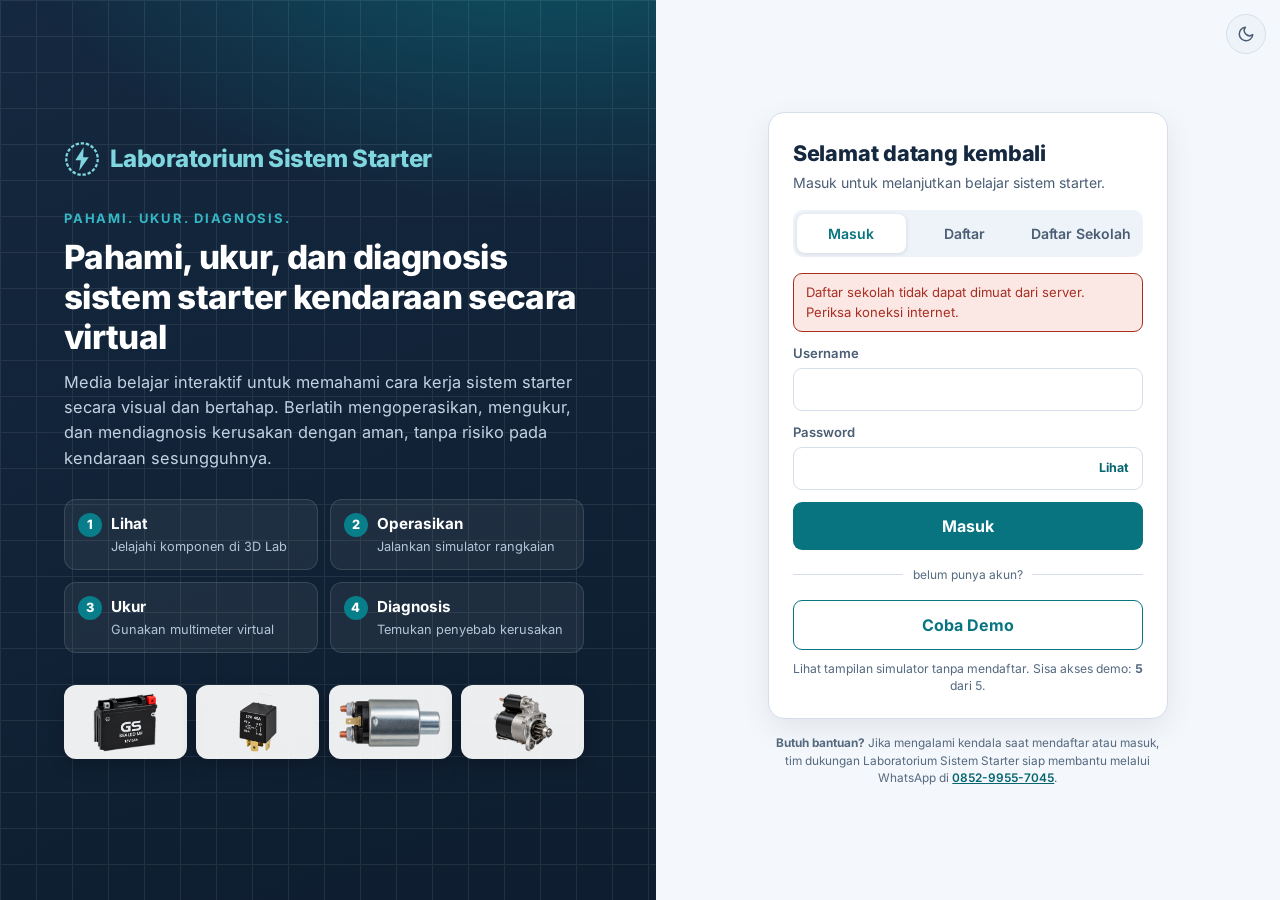
<file: login.html>
<!DOCTYPE html>
<html lang="id">
<head>
    <meta charset="UTF-8">
    <meta name="viewport" content="width=device-width, initial-scale=1.0">
    <title>Masuk — Laboratorium Sistem Starter</title>
    <meta name="theme-color" content="#14283F">
    <link rel="manifest" href="manifest.webmanifest">
    <link rel="apple-touch-icon" href="images/icon-192.png">
    <link rel="icon" type="image/svg+xml" href="favicon.svg">
    <link rel="preload" href="fonts/inter-400.woff" as="font" type="font/woff" crossorigin>
    <link rel="preload" href="fonts/inter-700.woff" as="font" type="font/woff" crossorigin>
    <link rel="stylesheet" href="style.css">
    <script src="theme.js"></script>
</head>
<body class="auth-body auth-split-body">
    <button type="button" class="theme-toggle theme-toggle-float" data-theme-toggle aria-pressed="false" title="Beralih tema" aria-label="Ganti tema terang/gelap"><svg class="ico-moon" aria-hidden="true" width="18" height="18" viewBox="0 0 24 24" fill="none" stroke="currentColor" stroke-width="2" stroke-linecap="round" stroke-linejoin="round"><path d="M21 12.8A9 9 0 1111.2 3a7 7 0 009.8 9.8z"/></svg><svg class="ico-sun" aria-hidden="true" width="18" height="18" viewBox="0 0 24 24" fill="none" stroke="currentColor" stroke-width="2" stroke-linecap="round" stroke-linejoin="round"><circle cx="12" cy="12" r="4"/><path d="M12 2v2M12 20v2M4.9 4.9l1.4 1.4M17.7 17.7l1.4 1.4M2 12h2M20 12h2M4.9 19.1l1.4-1.4M17.7 6.3l1.4-1.4"/></svg></button>
    <div class="auth-split">
        <aside class="auth-hero" aria-hidden="false">
            <div class="auth-hero-inner">
                <div class="auth-hero-brand">
                    <svg aria-hidden="true" focusable="false" width="36" height="36" viewBox="0 0 32 32"><circle cx="16" cy="16" r="14" fill="none" stroke="currentColor" stroke-width="2" stroke-dasharray="3 1.6"/><path d="M17.5 5.5 10 17h5l-1.5 9.5L22 14.5h-5z" fill="currentColor"/></svg>
                    <span>Laboratorium Sistem Starter</span>
                </div>
                <p class="auth-hero-tagline">Pahami. Ukur. Diagnosis.</p>
                <h2 class="auth-hero-title">Pahami, ukur, dan diagnosis sistem starter kendaraan secara virtual</h2>
                <p class="auth-hero-lead">Media belajar interaktif untuk memahami cara kerja sistem starter secara visual dan bertahap. Berlatih mengoperasikan, mengukur, dan mendiagnosis kerusakan dengan aman, tanpa risiko pada kendaraan sesungguhnya.</p>
                <ol class="auth-steps">
                    <li><b>Lihat</b><span>Jelajahi komponen di 3D Lab</span></li>
                    <li><b>Operasikan</b><span>Jalankan simulator rangkaian</span></li>
                    <li><b>Ukur</b><span>Gunakan multimeter virtual</span></li>
                    <li><b>Diagnosis</b><span>Temukan penyebab kerusakan</span></li>
                </ol>
                <div class="auth-parts" aria-hidden="true">
                    <img src="images/aki.webp" alt="" width="378" height="348" loading="lazy" decoding="async">
                    <img src="images/relay.webp" alt="" width="267" height="420" loading="lazy" decoding="async">
                    <img src="images/selenoid.webp" alt="" width="599" height="300" loading="lazy" decoding="async">
                    <img src="images/motor-starter.webp" alt="" width="346" height="344" loading="lazy" decoding="async">
                </div>
            </div>
        </aside>
        <main class="auth-main">
            <h1 class="sr-only">Masuk ke Laboratorium Sistem Starter</h1>
            <div id="au-login" data-portal="general"></div>
        </main>
    </div>
    <script src="config.js"></script>
    <script src="cloud.js"></script>
    <script src="instructorPlatform.js"></script>
    <script src="progressApi.js"></script>
    <script src="authUI.js"></script>
</body>
</html>
</file>
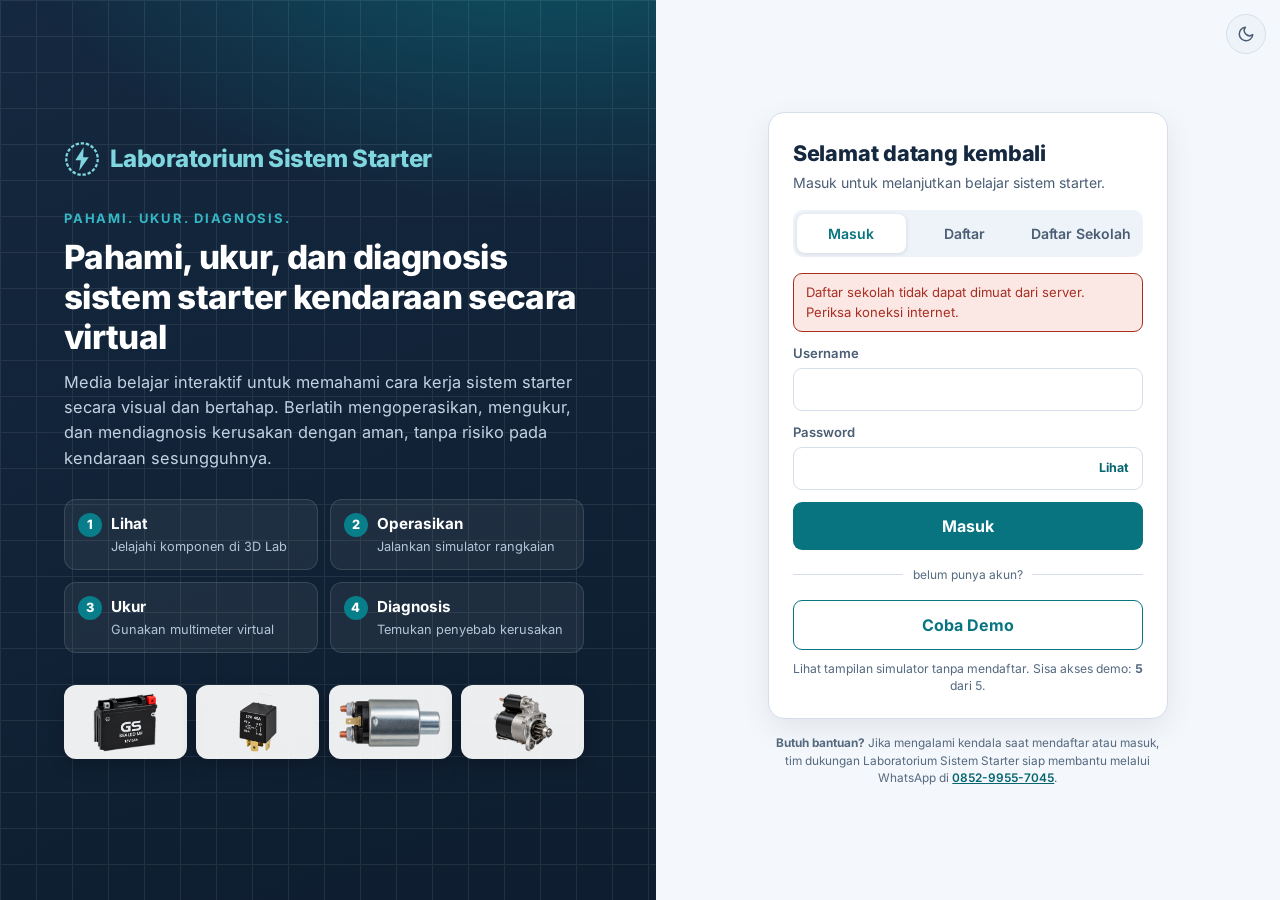
<file: panduan.html>
<!DOCTYPE html>
<html lang="id">
<head>
<meta charset="UTF-8">
<meta name="viewport" content="width=device-width, initial-scale=1">
<title>Panduan Teknis — Laboratorium Sistem Starter</title>
    <meta name="theme-color" content="#14283F">
    <link rel="icon" type="image/svg+xml" href="favicon.svg">
    <link rel="preload" href="fonts/inter-400.woff" as="font" type="font/woff" crossorigin>
    <link rel="preload" href="fonts/inter-700.woff" as="font" type="font/woff" crossorigin>
<style>
    @font-face { font-family: 'Inter Local'; font-weight: 400; font-display: swap; src: url('fonts/inter-400.woff') format('woff'); }
    @font-face { font-family: 'Inter Local'; font-weight: 600; font-display: swap; src: url('fonts/inter-600.woff') format('woff'); }
    @font-face { font-family: 'Inter Local'; font-weight: 700; font-display: swap; src: url('fonts/inter-700.woff') format('woff'); }
    * { box-sizing: border-box; margin: 0; padding: 0; }
    body {
        font-family: 'Inter Local', 'Segoe UI', Arial, sans-serif;
        background: #0e1420; color: #e8eef6; padding: 24px; line-height: 1.6;
    }
    .wrap { max-width: 980px; margin: 0 auto; }
    h1 { font-size: 22px; color: #7fd1ff; margin-bottom: 4px; }
    h2 { font-size: 15px; color: #ffcf7f; margin: 18px 0 8px; }
    .sub { color: #9fb2c8; font-size: 13px; margin-bottom: 18px; }
    .card {
        background: #16202e; border: 1px solid #2a3a52; border-radius: 8px;
        padding: 16px; margin-bottom: 14px;
    }
    label { display: block; font-size: 13px; color: #c7d6e8; margin-bottom: 6px; }
    textarea {
        width: 100%; min-height: 54px; background: #0c1220; color: #dff0ff;
        border: 1px solid #31445f; border-radius: 6px; padding: 10px;
        font-family: Consolas, monospace; font-size: 12px; resize: vertical;
    }
    input[type=text] {
        width: 100%; background: #0c1220; color: #dff0ff; border: 1px solid #31445f;
        border-radius: 6px; padding: 9px; font-family: Consolas, monospace; font-size: 12px;
    }
    button {
        background: #1f8fd6; color: #fff; border: 0; border-radius: 6px;
        padding: 10px 18px; font-size: 13px; cursor: pointer; margin-top: 10px;
    }
    button:hover { background: #2aa4ee; }
    button.alt { background: #3a4a63; }
    button.alt:hover { background: #4b5f80; }
    .row { display: flex; gap: 10px; flex-wrap: wrap; }
    .row > div { flex: 1; min-width: 220px; }
    pre {
        background: #0c1220; border: 1px solid #31445f; border-radius: 6px;
        padding: 12px; font-family: Consolas, monospace; font-size: 12px;
        white-space: pre-wrap; word-break: break-word; color: #c9f2a8;
        max-height: 420px; overflow: auto;
    }
    .etalase { color: #8ad3ff; font-size: 12px; margin-bottom: 8px; }
    .guide-item {
        border-bottom: 1px dashed #2a3a52; padding: 8px 2px;
    }
    .guide-item b { color: #ffcf7f; }
    .code { background:#0c1220; color:#c9f2a8; padding:2px 6px; border-radius:4px; font-family:Consolas,monospace; font-size:12px; }
    .err { color: #ff9b9b; font-size: 13px; }
    .ok { color: #9bff9b; font-size: 13px; }
    .note { font-size: 12px; color: #ffd9a0; font-style: italic; }
    .pills { display: flex; gap: 8px; flex-wrap: wrap; margin-bottom: 12px; }
    .pill {
        background: #1c2838; border: 1px solid #32465f; color: #c7d6e8;
        border-radius: 20px; padding: 4px 12px; font-size: 12px; cursor: pointer;
    }
    .pill.active { background: #1f8fd6; color: #fff; }
</style>
    <script>
        /* GERBANG LOGIN: halaman simulator tidak tampil sebelum login.
           Sesi hanya berlaku di tab ini (sessionStorage) sehingga membuka link baru selalu meminta login. */
        (function () {
            var d = document.documentElement;
            d.style.visibility = 'hidden';
            var ok = false;
            try {
                var raw = sessionStorage.getItem('starterSim_auth_session_v1');
                var s = raw ? JSON.parse(raw) : null;
                ok = !!(s && s.userId);
            } catch (e) { ok = false; }
            if (ok) { d.style.visibility = ''; }
            else { location.replace('login.html'); }
        })();
    </script>
    <noscript><style>html{visibility:visible!important}</style><meta http-equiv="refresh" content="0;url=login.html"></noscript>
</head>
<body>
<div class="wrap">
    <h1>MENU PANDUAN - SIMULATOR STARTER</h1>
    <div class="sub">Platform Laboratorium Sistem Starter (deterministik: tanpa Math.random, panggilan ulang identik, RBAC). STEP 8-24, A40-48.</div>

    <div class="pills" id="pills"></div>

    <div class="card">
        <div class="row">
            <div>
                <label>Aktor (klik pill di atas untuk mengisi otomatis):</label>
                <textarea id="actorInput">{&quot;id&quot;:&quot;U3&quot;,&quot;role&quot;:&quot;STUDENT&quot;}</textarea>
            </div>
            <div>
                <label>Contoh actor presisi (STUDENT U3 / INSTRUCTOR U2 / ADMIN U1 / GUEST):</label>
                <div class="code">{"id":"U3","role":"STUDENT"}<br>{"id":"U2","role":"INSTRUCTOR"}<br>{"id":"U1","role":"ADMIN"}</div>
            </div>
        </div>
        <button id="btnBuka">BUKA MENU PANDUAN</button>
        <button class="alt" id="btnSalin">SALIN PERINTAH RUN</button>
    </div>

    <div id="status" class="ok">Server siap. Klik &quot;BUKA MENU PANDUAN&quot; untuk mengambil panduan dari API.</div>

    <h2>PANDUAN CARA MENJALANKAN SIMULATOR (dari API, RBAC A46)</h2>
    <div class="card" id="hasil"><pre>Belum ada hasil. Klik tombol di atas.</pre></div>

    <h2>CATATAN ETIS</h2>
    <div class="card" id="etis" class="note">Simulator DETERMINISTIK: memakai data belajar NYATA siswa dari platform
        (assignment, rubric, grading, portofolio, outcome attainment). Menu panduan memandu cara MENJALANKAN simulator;
        BUKAN ujian kesabaran, BUKAN vonis terhadap pribadi siswa (A48).</div>

    <h2>TENTANG</h2>
    <div class="card" class="note">Dibuat oleh <strong>Wahyudin</strong> sebagai Tugas Karya Inovasi Pendidikan dalam Mata Kuliah Seminar Pendidikan Profesi Guru.</div>
</div>

<script>
'use strict';
var serverBase = location.origin; /* http://127.0.0.1:8088 saat diakses dari server ini */

var actors = [
    { label: 'STUDENT U3', value: { id: 'U3', role: 'STUDENT' } },
    { label: 'INSTRUCTOR U2', value: { id: 'U2', role: 'INSTRUCTOR' } },
    { label: 'ADMIN U1', value: { id: 'U1', role: 'ADMIN' } },
    { label: 'GUEST', value: null }
];

function renderPills() {
    var box = document.getElementById('pills');
    box.innerHTML = '';
    actors.forEach(function (a) {
        var b = document.createElement('span');
        b.className = 'pill';
        b.textContent = a.label;
        b.onclick = function () {
            document.getElementById('actorInput').value = a.value ? JSON.stringify(a.value) : 'null';
        };
        box.appendChild(b);
    });
}

function parseActor() {
    var raw = document.getElementById('actorInput').value.trim();
    if (!raw) return null;
    try { return JSON.parse(raw); } catch (e) { return null; }
}

function setStatus(msg, ok) {
    var s = document.getElementById('status');
    s.className = ok ? 'ok' : 'err';
    s.textContent = msg;
}

function bufur(actor) {
    return JSON.stringify({ actor: actor });
}

function renderPanduan(result) {
    var el = document.getElementById('hasil');
    if (!result || !result.success) {
        var err = (result && result.error) || {};
        el.innerHTML = '<div class="err">GAGAL: ' + (err.code || 'ERROR') + ' - ' + (err.message || '') + '</div>';
        return;
    }
    var d = result.data || {};
    var items = (d.sparse && d.sparse) || [];
    var html = '<div class="etalase">' + (d.RBAC || '') + ' | maxGuideItems=' + (d.maxGuideItems || 0) + '</div>';
    html += '<div class="guide-item"><b>Cara MENJALANKAN seluruh suite (deterministik):</b> ' +
        '<span class="code">node test/instructorPlatform.test.js</span></div>';
    items.forEach(function (g, i) {
        html += '<div class="guide-item">' + (i + 1) + '. <b>' + (g.judul || g.title || g.guide || '') + '</b><br>' +
            '<span class="code">' + (g.cmd || g.perintah || '') + '</span></div>';
    });
    html += '<div class="note">' + ((d.catatanEthicalNote && d.catatanEthicalNote.data) || (d.note && d.note.data) || '') + '</div>';
    el.innerHTML = html;

    var etis = document.getElementById('etis');
    etis.textContent = 'panduan: ' + ((d.note && d.note.data && JSON.stringify(d.note.data)) || '');
}

function salinPerintah() {
    var target = document.createElement('textarea');
    target.value = 'node test/instructorPlatform.test.js';
    document.body.appendChild(target);
    target.select();
    try { document.execCommand('copy'); } catch (e) {}
    document.body.removeChild(target);
    setStatus('Perintah RUN disalin ke clipboard.', true);
}

document.getElementById('btnBuka').onclick = function () {
    var actor = parseActor();
    setStatus('Memuat panduan...', true);
    var xhr = new XMLHttpRequest();
    xhr.open('POST', serverBase + '/api/panduan', true);
    xhr.setRequestHeader('Content-Type', 'application/json; charset=utf-8');
    xhr.onreadystatechange = function () {
        if (xhr.readyState !== 4) return;
        try {
            var parsed = JSON.parse(xhr.responseText);
            renderPanduan(parsed);
            setStatus((xhr.status === 200 ? 'OK' : 'HTTP ' + xhr.status) + ' - ' + (parsed.success ? 'panduan dimuat.' : 'ditolak (RBAC).'), parsed.success);
        } catch (e) {
            setStatus('Respons tidak valid: ' + e.message, false);
        }
    };
    xhr.send(bufur(actor));
};

document.getElementById('btnSalin').onclick = salinPerintah;
renderPills();
</script>
</body>
</html>
</file>
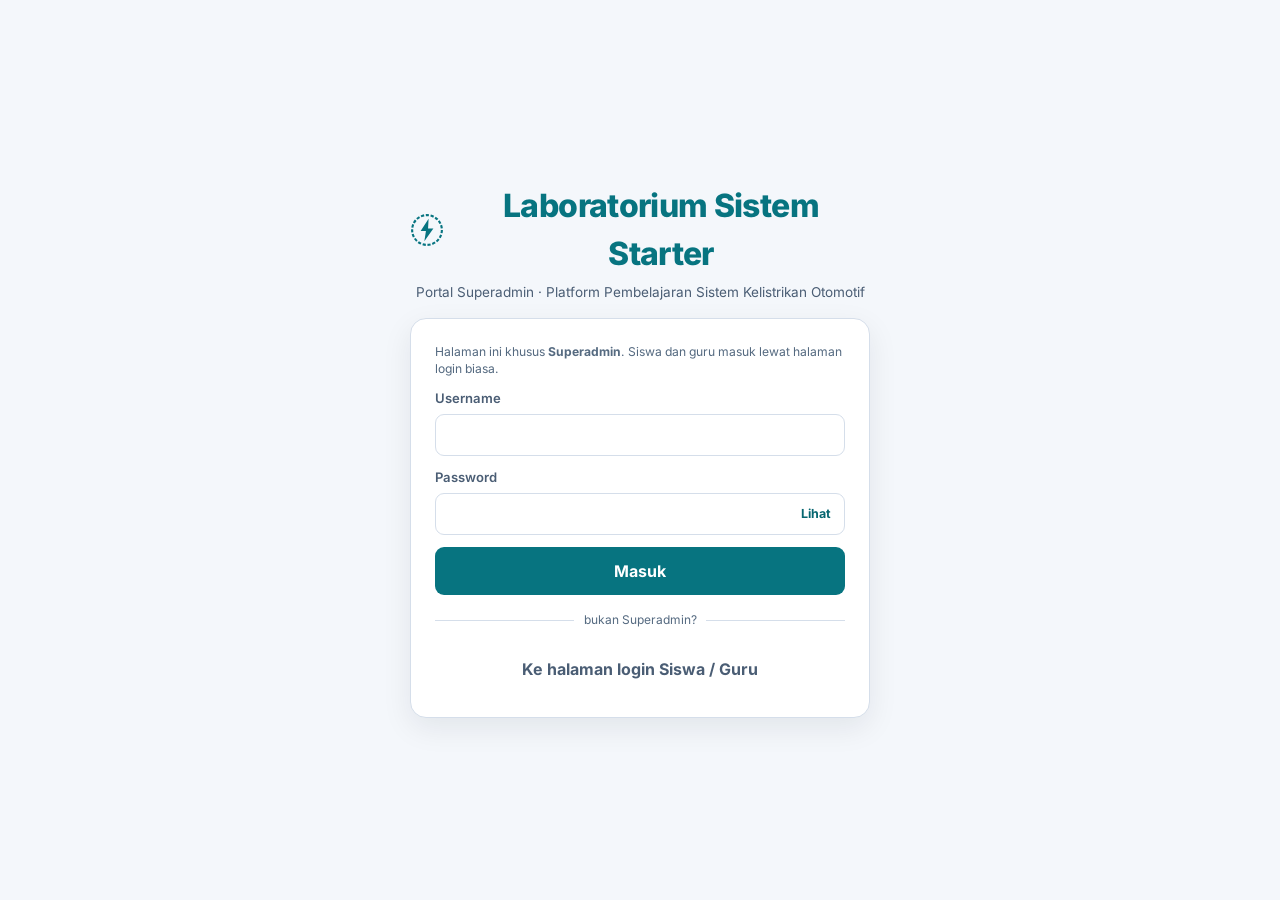
<file: superadmin.html>
<!DOCTYPE html>
<html lang="id">
<head>
    <meta charset="UTF-8">
    <meta name="viewport" content="width=device-width, initial-scale=1.0">
    <title>Masuk Superadmin — Laboratorium Sistem Starter</title>
    <meta name="robots" content="noindex, nofollow">
    <meta name="theme-color" content="#14283F">
    <link rel="icon" type="image/svg+xml" href="favicon.svg">
    <link rel="preload" href="fonts/inter-400.woff" as="font" type="font/woff" crossorigin>
    <link rel="preload" href="fonts/inter-700.woff" as="font" type="font/woff" crossorigin>
    <link rel="stylesheet" href="style.css">
    <script src="theme.js"></script>
</head>
<body class="auth-body">
    <main class="auth-main">
        <h1 class="sr-only">Masuk Superadmin Laboratorium Sistem Starter</h1>
        <div id="au-login" data-portal="superadmin"></div>
    </main>
    <script src="config.js"></script>
    <script src="cloud.js"></script>
    <script src="instructorPlatform.js"></script>
    <script src="progressApi.js"></script>
    <script src="authUI.js"></script>
</body>
</html>
</file>
<file: style.css>
/* Font lokal (subset Latin Inter, lisensi OFL) — lihat fonts/README.txt */
@font-face { font-family: 'Inter Local'; font-style: normal; font-weight: 400; font-display: swap; src: url('fonts/inter-400.woff') format('woff'); }
@font-face { font-family: 'Inter Local'; font-style: normal; font-weight: 500; font-display: swap; src: url('fonts/inter-500.woff') format('woff'); }
@font-face { font-family: 'Inter Local'; font-style: normal; font-weight: 600; font-display: swap; src: url('fonts/inter-600.woff') format('woff'); }
@font-face { font-family: 'Inter Local'; font-style: normal; font-weight: 700; font-display: swap; src: url('fonts/inter-700.woff') format('woff'); }
@font-face { font-family: 'Inter Local'; font-style: normal; font-weight: 800; font-display: swap; src: url('fonts/inter-800.woff') format('woff'); }

/* ============================================================
   STARTER SYSTEM SIMULATOR - Phase 1
   Modern Automotive Dashboard Theme
   ============================================================ */

:root {
    --bg-dark: #f0f4f9;
    --bg-panel: #ffffff;
    --bg-panel-2: #e9eef5;
    --bg-card: #e3eaf2;
    --border: #c8d3e0;
    --text-primary: #0e1c2c;
    --text-secondary: #465e77;
    --text-muted: #556A80;
    --accent: #0a9cb4;
    --accent-cyan: #0a9cb4;
    --accent-orange: #c78a00;
    --accent-green: #16a164;
    --accent-red: #e04545;
    --accent-purple: #b026c5;
    --accent-blue: #2f6fe0;
    --danger: #e04545;
    --success: #16a164;
    --warning: #c78a00;
}

/* ============================================================
   PROFESSIONAL THEME — DESIGN TOKENS
   "Professional Automotive Learning Lab"
   ------------------------------------------------------------
   Blok ini adalah sumber kebenaran tema. Variabel lama di atas
   (--bg-*, --text-*, --accent-*, --border) di-remap di sini agar
   seluruh komponen yang memakai var otomatis mengikuti palet baru.
   Permukaan gelap (3D/instrumen) tetap memakai token terpisah.
   ============================================================ */
:root {
    /* Palet inti */
    --color-navy: #14283F;
    --color-bg: #F4F7FB;
    --color-surface: #FFFFFF;
    --color-surface-2: #EEF3F9;
    --color-surface-3: #E3EBF4;
    --color-border: #D5DEEA;
    --color-border-strong: #B9C7D8;
    --color-text: #14283F;
    --color-text-2: #4A5D74;
    --color-text-3: #556A80;   /* kontras >= 4.5:1 di semua permukaan terang (sebelumnya #77879B, 3.0-3.7:1) */
    --color-teal: #077480;
    --color-teal-dark: #066670;
    --color-teal-soft: #E1F0F2;
    --color-success: #0A7048;
    --color-success-soft: #E3F6EC;
    --color-warning: #8A5A00;
    --color-warning-soft: #FBF0DA;
    --color-danger: #A92E22;
    --color-danger-soft: #FBE7E4;
    --color-info: #1F5FA8;

    /* Permukaan gelap (area instrumen / 3D Lab) */
    --color-instrument-bg: #10202F;
    --color-instrument-panel: #1A2029;
    --color-instrument-border: #2A3745;

    /* Tipografi */
    --font-sans: 'Inter Local', 'Segoe UI', Roboto, system-ui, -apple-system, sans-serif;
    --font-mono: 'Consolas', 'SFMono-Regular', 'Menlo', monospace;

    /* Skala spasi (basis 4px) */
    --space-1: 4px;
    --space-2: 8px;
    --space-3: 12px;
    --space-4: 16px;
    --space-5: 24px;
    --space-6: 32px;
    --space-7: 48px;

    /* Radius */
    --radius-sm: 6px;
    --radius-md: 10px;
    --radius-lg: 14px;
    --radius-pill: 999px;

    /* Bayangan halus */
    --shadow-xs: 0 1px 2px rgba(20, 40, 63, 0.06);
    --shadow-sm: 0 2px 6px rgba(20, 40, 63, 0.08);
    --shadow-md: 0 6px 18px rgba(20, 40, 63, 0.10);
    --shadow-lg: 0 14px 32px rgba(20, 40, 63, 0.14);

    /* Fokus & transisi */
    --ring: 0 0 0 3px rgba(8, 126, 139, 0.35);
    --transition-fast: 0.15s ease;
    --transition: 0.2s ease;

    /* ---- Remap variabel lama ke palet baru ---- */
    --bg-dark: var(--color-bg);
    --bg-panel: var(--color-surface);
    --bg-panel-2: var(--color-surface-2);
    --bg-card: var(--color-surface-3);
    --border: var(--color-border);
    --text-primary: var(--color-text);
    --text-secondary: var(--color-text-2);
    --text-muted: var(--color-text-3);
    --accent: var(--color-teal);
    --accent-cyan: var(--color-teal);
    --accent-orange: var(--color-warning);
    --accent-green: var(--color-success);
    --accent-red: var(--color-danger);
    --accent-purple: #6D5BB8;
    --accent-blue: var(--color-info);
    --danger: var(--color-danger);
    --success: var(--color-success);
    --warning: var(--color-warning);
}

* {
    margin: 0;
    padding: 0;
    box-sizing: border-box;
}

html {
    font-size: 16px;
    overflow-x: hidden;
}

body {
    font-family: var(--font-sans);
    background: var(--bg-dark);
    color: var(--text-primary);
    min-height: 100vh;
    display: flex;
    line-height: 1.5;
}

/* ============================================================
   SCROLLBAR
   ============================================================ */
::-webkit-scrollbar {
    width: 10px;
    height: 10px;
}
::-webkit-scrollbar-track {
    background: var(--bg-dark);
}
::-webkit-scrollbar-thumb {
    background: var(--border);
    border-radius: 5px;
}
::-webkit-scrollbar-thumb:hover {
    background: var(--text-muted);
}

/* ============================================================
   SIDEBAR
   ============================================================ */
.sidebar {
    width: 240px;
    min-width: 240px;
    background: var(--color-surface);
    border-right: 1px solid var(--color-border);
    display: flex;
    flex-direction: column;
    height: 100vh;
    position: sticky;
    top: 0;
    transition: transform 0.3s ease;
    z-index: 100;
}

.sidebar-header {
    display: flex;
    align-items: center;
    gap: 10px;
    padding: 18px;
    border-bottom: 1px solid var(--color-border);
}

.logo-icon {
    display: flex;
    align-items: center;
    justify-content: center;
    color: var(--color-teal);
}

.logo-text {
    font-size: 1.15rem;
    font-weight: 700;
    letter-spacing: 0.5px;
    color: var(--color-navy);
}

.sidebar-nav {
    flex: 1;
    display: flex;
    flex-direction: column;
    padding: 12px 10px 18px;
    gap: 2px;
    overflow-y: auto;
}

.nav-section {
    display: flex;
    flex-direction: column;
    gap: 2px;
}

.nav-section-title {
    padding: 14px 14px 6px;
    font-size: 0.68rem;
    font-weight: 700;
    letter-spacing: 0.12em;
    text-transform: uppercase;
    color: var(--color-text-3);
}

.nav-btn {
    display: flex;
    align-items: center;
    gap: 12px;
    padding: 10px 14px;
    background: transparent;
    border: none;
    border-radius: var(--radius-sm);
    color: var(--color-text-2);
    font-size: 0.92rem;
    font-weight: 500;
    cursor: pointer;
    transition: background var(--transition-fast), color var(--transition-fast);
    text-align: left;
    width: 100%;
    position: relative;
}

.nav-btn:hover {
    background: var(--color-surface-2);
    color: var(--color-text);
}

.nav-btn.active {
    background: var(--color-teal-soft);
    color: var(--color-teal-dark);
    box-shadow: inset 3px 0 0 var(--color-teal);
    font-weight: 600;
}

.nav-btn:focus-visible {
    outline: none;
    box-shadow: var(--ring);
}

.nav-btn svg {
    flex-shrink: 0;
}

.sidebar-footer {
    padding: 14px;
    border-top: 1px solid var(--color-border);
    display: flex;
    flex-direction: column;
    gap: 10px;
}

.level-badge {
    background: var(--color-surface-2);
    border: 1px solid var(--color-border);
    border-radius: var(--radius-sm);
    padding: 10px 12px;
    text-align: center;
}

.level-label {
    display: block;
    color: var(--color-text);
    font-weight: 700;
    font-size: 0.75rem;
    letter-spacing: 0.5px;
}

.level-desc {
    display: block;
    color: var(--color-text-3);
    font-size: 0.72rem;
    margin-top: 3px;
}

.sidebar-toggle {
    display: none;
    position: fixed;
    top: 12px;
    left: 12px;
    z-index: 200;
    background: var(--color-surface);
    border: 1px solid var(--color-border);
    border-radius: var(--radius-sm);
    color: var(--color-teal);
    padding: 8px 10px;
    cursor: pointer;
    box-shadow: var(--shadow-sm);
}

/* ============================================================
   MAIN CONTENT
   ============================================================ */
.main-content {
    flex: 1;
    padding: 28px 32px;
    min-width: 0;
    background: var(--color-bg);
}

.page {
    display: none;
    animation: fadeIn 0.3s ease;
}

.page.active {
    display: block;
}

@keyframes fadeIn {
    from { opacity: 0; transform: translateY(10px); }
    to { opacity: 1; transform: translateY(0); }
}

.page-header {
    margin-bottom: 24px;
}

.page-header h1 {
    font-size: 1.65rem;
    font-weight: 700;
    color: var(--color-navy);
    letter-spacing: -0.01em;
}

.subtitle {
    color: var(--text-secondary);
    font-size: 0.95rem;
    margin-top: 6px;
}

/* ============================================================
   BERANDA
   ============================================================ */
.beranda-grid {
    display: grid;
    grid-template-columns: repeat(3, minmax(0, 1fr));
    gap: 16px;
    margin-bottom: 24px;
}

.beranda-card {
    position: relative;
    --card-accent: var(--color-teal);
    border-top: 3px solid var(--card-accent);
    background: var(--color-surface);
    border: 1px solid var(--color-border);
    border-radius: var(--radius-lg);
    padding: 22px 20px;
    cursor: pointer;
    transition: transform var(--transition), box-shadow var(--transition), border-color var(--transition);
    text-align: center;
    box-shadow: var(--shadow-xs);
}

.beranda-card:hover {
    transform: translateY(-2px);
    border-color: var(--color-teal);
    box-shadow: var(--shadow-md);
}

.card-icon {
    display: flex;
    align-items: center;
    justify-content: center;
    width: 60px;
    height: 60px;
    margin: 0 auto 14px;
    border-radius: var(--radius-md);
    background: var(--color-surface-2);
    color: var(--color-teal);
}

.card-icon.lab-icon { background: var(--color-surface-2); color: #5B4BB5; }
.card-icon.sim-icon { background: var(--color-teal-soft); color: var(--color-teal); }
.card-icon.mat-icon { background: var(--color-surface-2); color: var(--color-info); }
.card-icon.pra-icon { background: var(--color-success-soft); color: var(--color-success); }
.card-icon.dia-icon { background: var(--color-danger-soft); color: var(--color-danger); }
.card-icon.eva-icon { background: var(--color-warning-soft); color: var(--color-warning); }

.beranda-card h3 {
    font-size: 1.05rem;
    margin-bottom: 6px;
    color: var(--color-navy);
}

.beranda-card p {
    font-size: 0.85rem;
    color: var(--color-text-2);
    line-height: 1.55;
}

.beranda-info {
    display: grid;
    grid-template-columns: 1fr 1fr;
    gap: 16px;
}

.info-box {
    background: var(--color-surface);
    border: 1px solid var(--color-border);
    border-radius: var(--radius-lg);
    padding: 20px;
    box-shadow: var(--shadow-xs);
}

.info-box h4 {
    margin-bottom: 16px;
    color: var(--color-navy);
    font-size: 0.85rem;
    letter-spacing: 0.06em;
    text-transform: uppercase;
}

.flow-steps {
    display: flex;
    flex-wrap: wrap;
    align-items: center;
    gap: 8px;
}

.step {
    background: var(--color-surface-2);
    border: 1px solid var(--color-border);
    padding: 7px 12px;
    border-radius: var(--radius-pill);
    font-size: 0.75rem;
    font-weight: 600;
    color: var(--color-text-2);
}

.step:first-child {
    border-color: var(--color-teal);
    color: var(--color-teal-dark);
    background: var(--color-teal-soft);
}

.step:last-child {
    border-color: var(--color-success);
    color: var(--color-success);
    background: var(--color-success-soft);
}

.arrow {
    color: var(--color-text-3);
    font-size: 1rem;
}

.progress-bars {
    display: flex;
    flex-direction: column;
    gap: 12px;
}

.progress-row {
    display: flex;
    align-items: center;
    gap: 10px;
    font-size: 0.85rem;
}

.progress-row > span:first-child {
    width: 80px;
    color: var(--color-text-2);
}

.progress-row > span:last-child {
    width: 45px;
    text-align: right;
    color: var(--color-teal-dark);
    font-weight: 600;
}

.progress-track {
    flex: 1;
    height: 8px;
    background: var(--color-surface-3);
    border-radius: var(--radius-pill);
    overflow: hidden;
}

.progress-fill {
    height: 100%;
    background: linear-gradient(90deg, var(--color-teal), var(--color-teal-dark));
    border-radius: var(--radius-pill);
    transition: width 0.5s ease;
}

/* ============================================================
   SIMULATOR LAYOUT
   ============================================================ */
.sim-layout {
    display: grid;
    grid-template-columns: 1fr 340px;
    gap: 16px;
    max-width: 1600px;
    margin: 0 auto;
}

.sim-main {
    display: flex;
    flex-direction: column;
    gap: 16px;
    min-width: 0;
}

.sim-toolbar {
    background: var(--bg-panel);
    border: 1px solid var(--border);
    border-radius: 12px;
    padding: 14px 18px;
    display: flex;
    align-items: center;
    justify-content: space-between;
    gap: 12px;
    flex-wrap: wrap;
}

.sim-toolbar h1 {
    font-size: 1.15rem;
    color: var(--text-primary);
    font-weight: 600;
}

/* teks hanya untuk pembaca layar */
.sr-only {
    position: absolute;
    width: 1px;
    height: 1px;
    padding: 0;
    margin: -1px;
    overflow: hidden;
    clip: rect(0, 0, 0, 0);
    white-space: nowrap;
    border: 0;
}

.beranda-card:focus-visible {
    outline: 2px solid var(--color-teal);
    outline-offset: 2px;
}

.toolbar-right {
    display: flex;
    align-items: center;
    gap: 10px;
    flex-wrap: wrap;
}

.toolbar-sep { width: 1px; height: 24px; background: var(--border); margin: 0 2px 0 4px; }
.toolbar-sep-lbl { font-size: .68rem; font-weight: 700; letter-spacing: .06em; color: var(--text-muted); }

/* grup tombol toolbar (Operasi / Tampilan & Data / Pengukuran) */
.toolbar-group {
    display: inline-flex;
    align-items: center;
    gap: 8px;
    flex-wrap: wrap;
    margin: 2px 0;
}

.toolbar-group + .toolbar-group::before {
    content: '';
    width: 1px;
    height: 22px;
    background: var(--border);
    margin-right: 8px;
}

.toolbar-group-lbl {
    font-size: .66rem;
    font-weight: 800;
    letter-spacing: .1em;
    text-transform: uppercase;
    color: var(--text-muted);
    margin-right: 2px;
    user-select: none;
}

.sim-guide { margin: .75rem 0; border: 1px solid var(--border); border-radius: 12px; background: var(--color-surface-2); overflow: hidden; }
.sim-guide > summary { cursor: pointer; padding: .55rem .9rem; font-weight: 700; font-size: .88rem; color: var(--text-primary); list-style: none; display: flex; align-items: center; gap: .45rem; }
.sim-guide > summary::before { content: '▸'; transition: transform .15s; color: var(--accent); }
.sim-guide[open] > summary::before { transform: rotate(90deg); }
.sim-guide[open] > summary { border-bottom: 1px solid var(--border); }
.sim-guide ol { margin: .6rem .9rem .2rem 1.1rem; display: grid; gap: .4rem; }
.sim-guide li { font-size: .87rem; line-height: 1.45; color: var(--color-text); }
.sim-guide .hub-muted { margin: .5rem .9rem .7rem; font-size: .8rem; }

.toggle-label {
    display: flex;
    align-items: center;
    gap: 8px;
    font-size: 0.85rem;
    color: var(--text-secondary);
    cursor: pointer;
    user-select: none;
}

.toggle-label input {
    position: absolute;
    opacity: 0;
    width: 1px;
    height: 1px;
    margin: 0;
}

.toggle-label input:focus-visible + .toggle-switch {
    outline: 2px solid var(--color-teal);
    outline-offset: 2px;
}

.toggle-switch {
    width: 40px;
    height: 20px;
    background: var(--bg-card);
    border: 1px solid var(--border);
    border-radius: 10px;
    position: relative;
    transition: all 0.3s;
}

.toggle-switch::after {
    content: '';
    width: 14px;
    height: 14px;
    background: var(--text-muted);
    border-radius: 50%;
    position: absolute;
    top: 2px;
    left: 3px;
    transition: all 0.3s;
}

.toggle-label input:checked + .toggle-switch {
    background: var(--color-teal-soft);
    border-color: var(--color-teal);
}

.toggle-label input:checked + .toggle-switch::after {
    left: 21px;
    background: var(--accent-cyan);
}

.btn-sm {
    background: var(--bg-card);
    border: 1px solid var(--border);
    color: var(--text-secondary);
    padding: 7px 14px;
    border-radius: 8px;
    font-size: 0.8rem;
    font-weight: 600;
    cursor: pointer;
    transition: all 0.2s;
}

.btn-sm:hover {
    border-color: var(--accent-cyan);
    color: var(--accent-cyan);
}

/* ============================================================
   SVG DIAGRAM
   ============================================================ */
.sim-diagram-area {
    background: var(--bg-panel);
    border: 1px solid var(--border);
    border-radius: 12px;
    overflow: hidden;
    position: relative;
}

.sim-diagram-area svg {
    width: 100%;
    height: auto;
    display: block;
    min-height: 420px;
}

.component {
    cursor: pointer;
    transition: filter 0.2s;
}

.component.clickable:hover {
    filter: drop-shadow(0 0 8px rgba(8, 126, 139, 0.45));
}

.component.active rect {
    stroke: var(--accent-orange) !important;
    stroke-width: 2.5 !important;
}

.status-dot {
    transition: all 0.3s;
}

/* Wire animation states */
.wire.active {
    stroke: var(--accent-orange) !important;
    stroke-width: 3.5 !important;
    filter: drop-shadow(0 0 4px rgba(255, 215, 64, 0.6));
}

.thick-wire.active {
    stroke: #ff6d00 !important;
    stroke-width: 6 !important;
    filter: drop-shadow(0 0 6px rgba(255, 109, 0, 0.6));
}

.ground-wire.active {
    stroke: #448aff !important;
    stroke-width: 3.5 !important;
}

/* Current flow particles */
.current-flow-group {
    pointer-events: none;
}

.current-flow-group .flow-particle {
    filter: url(#glow);
}

/* Armature rotation */
@keyframes spinArmature {
    from { transform: rotate(0deg); }
    to { transform: rotate(360deg); }
}

#armatureGroup.spinning #armature,
#armatureGroup.spinning .armature-line {
    transform-box: fill-box;
    transform-origin: center;
    animation: spinArmature 0.6s linear infinite;
}

/* Flywheel rotation */
@keyframes spinFlywheel {
    from { transform: rotate(0deg); }
    to { transform: rotate(360deg); }
}

#flywheelGroup.spinning {
    transform-box: fill-box;
    transform-origin: center;
    animation: spinFlywheel 1s linear infinite;
}

/* Pinion */
#pinionGroup.engaged {
    transform: translateX(14px);
    transition: transform 0.4s ease;
}

/* Ignition key */
#ignKey.rotated {
    transform: rotate(45deg);
    transform-box: fill-box;
    transform-origin: center;
}

/* Fault flash */
@keyframes faultFlash {
    0%, 100% { filter: none; }
    50% { filter: drop-shadow(0 0 10px rgba(255, 82, 82, 0.8)); }
}

.component.faulted {
    animation: faultFlash 1s ease infinite;
}

.component.faulted rect {
    stroke: var(--danger) !important;
}

.component.faulted ellipse {
    stroke: var(--danger) !important;
}

/* ============================================================
   FLASH MESSAGE
   ============================================================ */
.flash-msg {
    position: absolute;
    bottom: 16px;
    left: 50%;
    transform: translateX(-50%) translateY(20px);
    background: var(--bg-card);
    border: 1px solid var(--accent-cyan);
    color: var(--text-primary);
    padding: 10px 20px;
    border-radius: 8px;
    font-size: 0.88rem;
    max-width: 90%;
    opacity: 0;
    transition: all 0.3s ease;
    z-index: 20;
    box-shadow: 0 4px 16px rgba(0, 0, 0, 0.4);
    text-align: center;
}

.flash-msg.show {
    opacity: 1;
    transform: translateX(-50%) translateY(0);
}

.flash-msg.success {
    border-color: var(--accent-green);
    color: var(--accent-green);
}

.flash-msg.warning {
    border-color: var(--danger);
    color: var(--danger);
}

/* ============================================================
   CONTROL PANEL
   ============================================================ */
.control-panel {
    background: var(--bg-panel);
    border: 1px solid var(--border);
    border-radius: 12px;
    padding: 18px;
    display: flex;
    align-items: center;
    justify-content: space-between;
    gap: 16px;
    flex-wrap: wrap;
}

.ignition-control h3 {
    font-size: 0.85rem;
    color: var(--text-secondary);
    letter-spacing: 1px;
    margin-bottom: 10px;
    text-transform: uppercase;
}

.ignition-knob-area {
    display: flex;
    align-items: center;
}

.ignition-ring {
    display: flex;
    align-items: center;
    gap: 0;
    background: var(--bg-card);
    border: 1px solid var(--border);
    border-radius: 24px;
    padding: 4px;
    position: relative;
    overflow: hidden;
}

.ignition-position {
    padding: 12px 24px;
    cursor: pointer;
    transition: color 0.2s;
    text-align: center;
    z-index: 2;
    user-select: none;
    font-size: 0.9rem;
    font-weight: 600;
}

.ignition-position:hover {
    color: var(--text-primary);
}

.ignition-indicator {
    position: absolute;
    top: 4px;
    bottom: 4px;
    width: calc((100% - 8px) / 3);
    background: linear-gradient(135deg, var(--accent-cyan), var(--accent-blue));
    border-radius: 20px;
    transition: transform 0.3s ease;
    z-index: 1;
}

.ignition-indicator.pos-0 {
    transform: translateX(0);
}

.ignition-indicator.pos-1 {
    transform: translateX(100%);
}

.ignition-indicator.pos-2 {
    transform: translateX(200%);
}

.ignition-position.active {
    color: #fff;
}

.control-buttons {
    display: flex;
    gap: 10px;
}

.btn-ctrl {
    background: var(--bg-card);
    border: 1px solid var(--border);
    color: var(--text-primary);
    padding: 10px 18px;
    border-radius: 8px;
    font-size: 0.9rem;
    font-weight: 700;
    cursor: pointer;
    transition: all 0.2s;
    letter-spacing: 0.5px;
}

.btn-ctrl:hover {
    border-color: var(--accent-cyan);
    color: var(--accent-cyan);
}

.btn-reset {
    border-color: var(--danger);
    color: var(--danger);
    display: flex;
    align-items: center;
    gap: 8px;
}

.btn-reset:hover {
    background: var(--color-danger-soft);
    border-color: var(--danger);
    color: var(--danger);
}

/* ============================================================
   INSTRUMENT PANEL & SIDE PANEL
   ============================================================ */
.sim-side {
    display: flex;
    flex-direction: column;
    gap: 16px;
    min-width: 0;
}

.instrument-panel {
    background: var(--bg-panel);
    border: 1px solid var(--border);
    border-radius: 12px;
    padding: 16px;
}

.instrument-panel h3 {
    font-size: 0.9rem;
    color: var(--text-secondary);
    letter-spacing: 1px;
    margin-bottom: 14px;
    text-transform: uppercase;
}

.instrument-grid {
    display: grid;
    grid-template-columns: 1fr 1fr;
    gap: 10px;
    margin-bottom: 16px;
}

.instrument {
    background: var(--bg-card);
    border: 1px solid var(--border);
    border-radius: 10px;
    padding: 12px;
    text-align: center;
    position: relative;
    overflow: hidden;
}

.inst-label {
    font-size: 0.65rem;
    color: var(--text-muted);
    text-transform: uppercase;
    letter-spacing: 0.5px;
    margin-bottom: 6px;
}

.inst-value {
    font-size: 1.35rem;
    font-weight: 700;
    font-variant-numeric: tabular-nums;
    color: var(--accent-cyan);
    margin-bottom: 8px;
    white-space: nowrap;
    overflow: hidden;
    text-overflow: ellipsis;
}

#inst-current .inst-value {
    color: var(--accent-orange);
}

#inst-starterRPM .inst-value {
    color: var(--accent-green);
}

#inst-engineRPM .inst-value {
    color: var(--accent-red);
}

.inst-bar {
    height: 5px;
    background: var(--color-border);
    border-radius: 3px;
    overflow: hidden;
}

.inst-bar-fill {
    height: 100%;
    background: var(--accent-cyan);
    border-radius: 3px;
    transition: width 0.15s linear;
}

.inst-bar-fill.bar-orange {
    background: var(--accent-orange);
}

.inst-bar-fill.bar-green {
    background: var(--accent-green);
}

.inst-bar-fill.bar-red {
    background: var(--accent-red);
}

.status-display {
    display: flex;
    flex-direction: column;
    gap: 8px;
}

.status-row {
    display: flex;
    justify-content: space-between;
    align-items: center;
    padding: 8px 10px;
    background: var(--bg-card);
    border-radius: 8px;
    border-left: 3px solid var(--text-muted);
}

.status-row.active-row {
    border-left-color: var(--accent-cyan);
}

.status-row.success-row {
    border-left-color: var(--accent-green);
}

.status-row.fault-row {
    border-left-color: var(--danger);
}

.status-key {
    font-size: 0.8rem;
    color: var(--text-secondary);
    text-transform: uppercase;
    letter-spacing: 0.5px;
}

.status-val {
    font-size: 0.8rem;
    font-weight: 700;
    color: var(--text-primary);
}

/* ============================================================
   COMPONENT INFO PANEL
   ============================================================ */
.component-info-panel {
    background: var(--bg-panel);
    border: 1px solid var(--border);
    border-radius: 12px;
    padding: 16px;
    flex: 1;
}

.component-info-panel h3 {
    font-size: 0.9rem;
    color: var(--text-secondary);
    letter-spacing: 1px;
    margin-bottom: 14px;
    text-transform: uppercase;
}

.comp-info-hint {
    color: var(--text-muted);
    font-size: 0.85rem;
    text-align: center;
    padding: 20px 10px;
}

.comp-info-title {
    font-size: 1.05rem;
    font-weight: 700;
    color: var(--accent-cyan);
    margin-bottom: 8px;
    padding-bottom: 8px;
    border-bottom: 1px solid var(--border);
}

.comp-info-func {
    font-size: 0.85rem;
    color: var(--text-primary);
    margin-bottom: 10px;
    line-height: 1.5;
}

.comp-info-row {
    display: flex;
    justify-content: space-between;
    padding: 6px 0;
    border-bottom: 1px solid rgba(255, 255, 255, 0.04);
    font-size: 0.82rem;
}

.comp-info-row .row-key {
    color: var(--text-muted);
}

.comp-info-row .row-val {
    font-weight: 600;
    color: var(--text-primary);
}

.comp-info-row .row-val.good {
    color: var(--accent-green);
}

.comp-info-row .row-val.active {
    color: var(--accent-cyan);
}

.comp-info-row .row-val.fault {
    color: var(--danger);
}

/* ============================================================
   FAULT PANEL
   ============================================================ */
.fault-panel {
    position: fixed;
    top: 0;
    right: 0;
    height: 100vh;
    width: 380px;
    max-width: 100vw;
    background: var(--color-surface);
    border-left: 1px solid var(--color-border);
    z-index: 150;
    transform: translateX(100%);
    transition: transform 0.3s ease;
    box-shadow: var(--shadow-lg);
}

.fault-panel.open {
    transform: translateX(0);
}

.fault-panel-inner {
    display: flex;
    flex-direction: column;
    height: 100%;
    padding: 20px;
}

.fault-header {
    display: flex;
    justify-content: space-between;
    align-items: center;
    margin-bottom: 16px;
}

.fault-header h3 {
    color: var(--danger);
    font-size: 1.1rem;
    text-transform: uppercase;
    letter-spacing: 1px;
}

.btn-close {
    background: none;
    border: none;
    color: var(--text-secondary);
    font-size: 1.8rem;
    cursor: pointer;
    line-height: 1;
    padding: 0 4px;
}

.btn-close:hover {
    color: var(--danger);
}

.fault-list {
    display: flex;
    flex-direction: column;
    gap: 4px;
    overflow-y: auto;
    flex: 1;
}

.fault-item {
    display: flex;
    align-items: center;
    gap: 10px;
    padding: 10px 12px;
    background: var(--bg-card);
    border: 1px solid var(--border);
    border-radius: 8px;
    font-size: 0.88rem;
    cursor: pointer;
    transition: all 0.15s;
    user-select: none;
}

.fault-item:hover {
    border-color: var(--danger);
}

.fault-item input[type="checkbox"] {
    accent-color: var(--danger);
    width: 16px;
    height: 16px;
    cursor: pointer;
}

.fault-actions {
    display: flex;
    gap: 8px;
    margin-top: 16px;
    flex-wrap: wrap;
}

.btn-apply {
    flex: 1;
    background: var(--danger);
    border: none;
    color: #fff;
    padding: 12px;
    border-radius: 8px;
    font-weight: 700;
    cursor: pointer;
    transition: filter 0.2s;
}

.btn-apply:hover {
    filter: brightness(1.2);
}

.btn-random {
    flex: 1;
    background: var(--accent-purple);
    border: none;
    color: #fff;
    padding: 12px;
    border-radius: 8px;
    font-weight: 700;
    cursor: pointer;
    transition: filter 0.2s;
}

.btn-random:hover {
    filter: brightness(1.2);
}

.btn-clear-fault {
    width: 100%;
    background: var(--bg-card);
    border: 1px solid var(--border);
    color: var(--text-secondary);
    padding: 10px;
    border-radius: 8px;
    font-weight: 600;
    cursor: pointer;
    transition: all 0.2s;
}

.btn-clear-fault:hover {
    border-color: var(--success);
    color: var(--success);
}

/* ============================================================
   MATERI
   ============================================================ */
.materi-grid {
    display: grid;
    grid-template-columns: repeat(auto-fill, minmax(280px, 1fr));
    gap: 14px;
}

.materi-card {
    background: var(--bg-panel);
    border: 1px solid var(--border);
    border-radius: 12px;
    padding: 18px;
    transition: all 0.2s;
}

.materi-card:hover {
    border-color: var(--accent-cyan);
    transform: translateY(-2px);
}

.materi-num {
    font-size: 0.7rem;
    color: var(--accent-cyan);
    font-weight: 700;
    letter-spacing: 1px;
    margin-bottom: 6px;
}

.materi-card h3 {
    font-size: 1.05rem;
    margin-bottom: 8px;
    color: var(--text-primary);
}

.materi-card p {
    font-size: 0.83rem;
    color: var(--text-secondary);
    line-height: 1.5;
    margin-bottom: 12px;
}

.btn-materi-sim {
    background: transparent;
    border: 1px solid var(--accent-cyan);
    color: var(--accent-cyan);
    padding: 7px 14px;
    border-radius: 8px;
    font-size: 0.8rem;
    font-weight: 600;
    cursor: pointer;
    transition: all 0.2s;
}

.btn-materi-sim:hover {
    background: var(--color-teal-soft);
}

/* ============================================================
   PRAKTIK
   ============================================================ */
.praktik-list {
    display: flex;
    flex-direction: column;
    gap: 12px;
    max-width: 800px;
}

.praktik-card {
    background: var(--bg-panel);
    border: 1px solid var(--border);
    border-radius: 12px;
    padding: 18px;
    display: flex;
    justify-content: space-between;
    align-items: center;
    gap: 16px;
    cursor: pointer;
    transition: all 0.2s;
}

.praktik-card:hover {
    border-color: var(--accent-green);
}

.praktik-card .praktik-title {
    font-weight: 600;
    font-size: 1rem;
    color: var(--text-primary);
    display: flex;
    align-items: center;
    gap: 10px;
}

.praktik-card .praktik-num {
    color: var(--accent-green);
    font-weight: 700;
}

.praktik-status {
    font-size: 0.78rem;
    color: var(--text-muted);
    padding: 6px 12px;
    background: var(--bg-card);
    border-radius: 20px;
}

.praktik-status.completed {
    color: var(--accent-green);
    border: 1px solid var(--accent-green);
}

/* ============================================================
   DIAGNOSIS
   ============================================================ */
.diagnosis-content {
    max-width: 800px;
    background: var(--bg-panel);
    border: 1px solid var(--border);
    border-radius: 12px;
    padding: 24px;
}

.diag-case h3 {
    font-size: 1.2rem;
    color: var(--warning);
    margin-bottom: 12px;
}

.diag-case p {
    color: var(--text-secondary);
    line-height: 1.6;
    margin-bottom: 16px;
}

.diag-check-item {
    background: var(--bg-card);
    border: 1px solid var(--border);
    border-radius: 8px;
    padding: 12px 14px;
    margin-bottom: 8px;
    display: flex;
    align-items: center;
    gap: 10px;
    cursor: pointer;
    transition: all 0.15s;
}

.diag-check-item:hover {
    border-color: var(--accent-cyan);
}

.diag-actions {
    display: flex;
    gap: 10px;
    margin-top: 20px;
    flex-wrap: wrap;
}

.diag-feedback {
    margin-top: 20px;
    padding: 16px;
    background: var(--bg-card);
    border-radius: 8px;
    border-left: 3px solid var(--info, var(--accent-cyan));
    color: var(--text-secondary);
    font-size: 0.9rem;
    line-height: 1.6;
    display: none;
}

.diag-feedback.show {
    display: block;
    animation: fadeIn 0.3s;
}

.diag-feedback.success {
    border-left-color: var(--accent-green);
}

.diag-feedback.error {
    border-left-color: var(--danger);
}

/* ============================================================
   QUIZ
   ============================================================ */
.quiz-content {
    max-width: 800px;
}

.quiz-area {
    background: var(--bg-panel);
    border: 1px solid var(--border);
    border-radius: 12px;
    padding: 24px;
    color: var(--text-secondary);
}

.quiz-question {
    font-size: 1.1rem;
    color: var(--text-primary);
    margin-bottom: 20px;
}

.quiz-options {
    display: flex;
    flex-direction: column;
    gap: 10px;
}

.quiz-option {
    padding: 14px 16px;
    background: var(--bg-card);
    border: 1px solid var(--border);
    border-radius: 8px;
    cursor: pointer;
    transition: all 0.15s;
    font-size: 0.95rem;
    color: var(--text-primary);
}

.quiz-option:hover {
    border-color: var(--accent-cyan);
}

.quiz-option.selected {
    border-color: var(--accent-cyan);
    background: var(--color-teal-soft);
}

.quiz-option.correct {
    border-color: var(--accent-green);
    background: var(--color-success-soft);
}

.quiz-option.wrong {
    border-color: var(--danger);
    background: var(--color-danger-soft);
}

.quiz-actions {
    display: flex;
    gap: 10px;
    margin-top: 16px;
    flex-wrap: wrap;
}

.quiz-feedback {
    margin-top: 16px;
    padding: 14px;
    border-radius: 8px;
    font-size: 0.9rem;
    line-height: 1.5;
    display: none;
}

.quiz-feedback.show {
    display: block;
    animation: fadeIn 0.3s;
}

.quiz-feedback.correct {
    background: var(--color-success-soft);
    border: 1px solid var(--accent-green);
    color: var(--accent-green);
}

.quiz-feedback.wrong {
    background: var(--color-danger-soft);
    border: 1px solid var(--danger);
    color: var(--danger);
}

.quiz-score {
    margin-top: 16px;
    padding: 16px;
    background: var(--bg-panel);
    border-radius: 12px;
    border: 1px solid var(--border);
    display: none;
    text-align: center;
}

.quiz-score h3 {
    color: var(--accent-cyan);
    margin-bottom: 8px;
}

.quiz-score .score-value {
    font-size: 2.5rem;
    font-weight: 700;
    color: var(--text-primary);
}

/* ============================================================
   TENTANG
   ============================================================ */
.tentang-content {
    max-width: 800px;
    display: flex;
    flex-direction: column;
    gap: 16px;
}

.tentang-box {
    background: var(--bg-panel);
    border: 1px solid var(--border);
    border-radius: 12px;
    padding: 20px;
}

.tentang-box h3 {
    color: var(--accent-cyan);
    margin-bottom: 8px;
}

.tentang-box h4 {
    color: var(--text-primary);
    margin-bottom: 8px;
}

.tentang-box p {
    color: var(--text-secondary);
    line-height: 1.6;
}

.tentang-box ol {
    padding-left: 20px;
    color: var(--text-secondary);
    line-height: 2;
}

.sim-version {
    color: var(--accent-orange) !important;
    font-weight: 600;
}

.tentang-box p + p {
    margin-top: 10px;
}

.tentang-box ul {
    padding-left: 20px;
    color: var(--text-secondary);
    line-height: 1.7;
}

.tentang-box ul li + li {
    margin-top: 8px;
}

.tentang-box ul strong,
.tentang-box ol strong {
    color: var(--text-primary);
}

.tentang-box .tentang-flow {
    color: var(--accent-cyan);
    font-weight: 600;
    letter-spacing: 0.02em;
}

.tentang-box .tentang-dev {
    color: var(--text-primary);
    font-size: 1.1em;
}

.tentang-sub {
    color: var(--text-primary);
    font-size: 0.95em;
    margin: 16px 0 8px;
}

.tentang-license {
    display: grid;
    grid-template-columns: max-content 1fr;
    gap: 6px 16px;
    color: var(--text-secondary);
    line-height: 1.6;
}

.tentang-license dt {
    color: var(--text-primary);
    font-weight: 600;
}

@media (max-width: 600px) {
    .tentang-license {
        grid-template-columns: 1fr;
        gap: 2px;
    }
    .tentang-license dd {
        margin-bottom: 8px;
    }
}

/* ============================================================
   RESPONSIVE
   ============================================================ */
@media (max-width: 1200px) {
    .sim-layout {
        grid-template-columns: 1fr;
    }

    .sim-side {
        display: grid;
        grid-template-columns: 1fr 1fr;
    }
}

@media (max-width: 900px) {
    .sidebar {
        position: fixed;
        left: 0;
        top: 0;
        transform: translateX(-100%);
        width: 240px;
        box-shadow: var(--shadow-lg);
    }

    .sidebar.open {
        transform: translateX(0);
    }

    .sidebar-toggle {
        display: block;
    }

    .main-content {
        padding-top: 60px;
    }

    .beranda-info {
        grid-template-columns: 1fr;
    }
}

@media (max-width: 700px) {
    .sim-side {
        display: flex;
        flex-direction: column;
    }

    .instrument-grid {
        grid-template-columns: 1fr 1fr;
    }

    .sim-toolbar {
        flex-direction: column;
        align-items: flex-start;
    }

    .control-panel {
        flex-direction: column;
        align-items: stretch;
    }

    .ignition-control {
        display: flex;
        flex-direction: column;
        align-items: center;
    }

    .ignition-position {
        padding: 12px 18px;
    }

    .control-buttons {
        justify-content: center;
    }

    .flow-steps {
        flex-direction: column;
        align-items: flex-start;
    }

    .arrow {
        transform: rotate(90deg);
        padding-left: 8px;
    }

    html {
        font-size: 14px;
    }
}

@media (max-width: 480px) {
    .main-content {
        padding: 14px;
        padding-top: 56px;
    }

    .sim-layout {
        gap: 12px;
    }

    .sim-toolbar {
        padding: 12px;
    }

    .toolbar-right {
        width: 100%;
        gap: 6px;
    }

    .sim-diagram-area svg {
        min-height: 240px;
    }

    .instrument-grid {
        grid-template-columns: 1fr;
    }

    .ignition-position {
        padding: 10px 12px;
        font-size: 0.8rem;
    }

    .fault-panel {
        width: 100vw;
    }

    .beranda-grid {
        grid-template-columns: 1fr;
    }
}

/* ============================================================
   ACCESSIBILITY
   ============================================================ */
.nav-btn:focus-visible,
.btn-ctrl:focus-visible,
.btn-sm:focus-visible,
.quiz-option:focus-visible,
.ignition-position:focus-visible,
.sidebar-toggle:focus-visible,
.sim-guide > summary:focus-visible,
.btn-close:focus-visible,
.btn-apply:focus-visible,
.btn-random:focus-visible,
.btn-clear-fault:focus-visible,
.au-tab:focus-visible,
.au-btn:focus-visible,
.au-btn-sm:focus-visible,
.au-copy:focus-visible,
.dash-tab:focus-visible,
.dash-toolbar input:focus-visible,
.dash-toolbar select:focus-visible,
.dash-field input:focus-visible,
.dash-field select:focus-visible,
.p3-mode-btn:focus-visible,
.p6-select:focus-visible,
.p6-component-list button:focus-visible,
.hub-btn:focus-visible,
.hub-table a:focus-visible {
    outline: 2px solid var(--accent-cyan);
    outline-offset: 2px;
}

@media (prefers-reduced-motion: reduce) {
    *, *::before, *::after {
        animation-duration: 0.01ms !important;
        transition-duration: 0.01ms !important;
    }
}

/* ============================================================
   PHASE 2 — PARAMETER & VISUALISASI REAL-TIME
   ============================================================ */

/* ---- Toolbar Phase 2 ---- */
.toolbar-right .p2-toggle {
    font-size: 0.75rem;
}

/* ---- Timeline ---- */
.p2-timeline {
    background: var(--bg-panel);
    border: 1px solid var(--border);
    border-radius: 12px;
    padding: 10px 14px;
    margin-top: 12px;
}

.timeline-track {
    display: flex;
    gap: 4px;
}

.timeline-seg {
    flex: 1;
    text-align: center;
    padding: 6px 2px;
    font-size: 0.62rem;
    letter-spacing: 0.5px;
    color: var(--text-muted);
    background: var(--bg-card);
    border: 1px solid var(--border);
    border-radius: 6px;
    transition: all 0.25s;
    text-transform: uppercase;
}

.timeline-seg.active {
    color: #ffffff;
    background: var(--color-teal);
    border-color: var(--color-teal);
    box-shadow: var(--shadow-sm);
}

/* ---- Panel dasar ---- */
.panel {
    background: var(--bg-panel);
    border: 1px solid var(--border);
    border-radius: 12px;
    padding: 14px 16px;
    min-width: 0;
}

.panel-header {
    display: flex;
    align-items: center;
    justify-content: space-between;
    margin-bottom: 10px;
}

.panel-header h3 {
    font-size: 0.85rem;
    color: var(--text-secondary);
    letter-spacing: 1px;
    text-transform: uppercase;
}

.panel-body {
    font-size: 0.85rem;
    color: var(--text-secondary);
}

/* ---- Technical data panel ---- */
.tech-nodes {
    display: grid;
    grid-template-columns: 1fr 1fr;
    gap: 6px;
}

.tech-node {
    display: flex;
    justify-content: space-between;
    gap: 6px;
    background: var(--bg-card);
    border: 1px solid var(--border);
    border-radius: 8px;
    padding: 6px 10px;
    font-size: 0.75rem;
}

.tn-label {
    color: var(--text-muted);
}

.tn-val {
    color: var(--accent-cyan);
    font-family: 'Consolas', 'Courier New', monospace;
    font-weight: 600;
}

.tech-drop {
    margin-top: 10px;
    font-size: 0.75rem;
    color: var(--text-secondary);
    background: var(--bg-card);
    border: 1px solid var(--border);
    border-radius: 8px;
    padding: 8px 10px;
}

/* ---- Graph ---- */
.p2-graph-panel canvas {
    width: 100%;
    height: auto;
    display: block;
    border: 1px solid var(--border);
    border-radius: 8px;
    background: var(--bg-card);
}

/* ---- Event log ---- */
.p2-log-list {
    max-height: 180px;
    overflow-y: auto;
    display: flex;
    flex-direction: column;
    gap: 4px;
}

.p2-log-item {
    font-size: 0.72rem;
    font-family: 'Consolas', 'Courier New', monospace;
    color: var(--text-secondary);
    background: var(--bg-card);
    border-radius: 6px;
    padding: 5px 8px;
    border-left: 3px solid var(--accent-cyan);
}

.p2-log-item:nth-child(odd) {
    border-left-color: var(--accent-orange);
}

.p2-log-empty {
    font-size: 0.75rem;
    color: var(--text-muted);
    padding: 8px;
}

/* ---- Debug ---- */
.p2-debug-content {
    font-size: 0.72rem;
    font-family: 'Consolas', 'Courier New', monospace;
    color: var(--accent-orange);
    background: var(--bg-card);
    border: 1px solid var(--border);
    border-radius: 8px;
    padding: 8px 10px;
    word-break: break-all;
    line-height: 1.6;
}

/* ---- Gauges ---- */
.p2-gauges-content {
    display: grid;
    grid-template-columns: repeat(3, 1fr);
    gap: 10px;
}

.p2-gauge {
    background: var(--bg-card);
    border: 1px solid var(--border);
    border-radius: 10px;
    padding: 10px 8px;
    text-align: center;
}

.p2-gauge-face {
    width: 72px;
    height: 72px;
    margin: 0 auto 8px;
    border-radius: 50%;
    background:
        radial-gradient(circle at center, var(--bg-panel-2) 55%, var(--bg-card) 56%),
        conic-gradient(from 225deg,
            var(--accent-cyan) 0deg, var(--accent-green) 120deg,
            var(--accent-orange) 220deg, var(--danger) 300deg,
            var(--color-border-strong) 300deg, var(--color-border-strong) 360deg);
    position: relative;
    border: 1px solid var(--border);
}

.p2-gauge-needle {
    width: 3px;
    height: 30px;
    background: var(--text-primary);
    position: absolute;
    left: 50%;
    top: 50%;
    transform-origin: 50% 90%;
    border-radius: 2px;
    margin-left: -1.5px;
    transition: transform 0.15s linear;
}

.p2-gauge-needle::after {
    content: '';
    width: 6px;
    height: 6px;
    background: var(--accent-red);
    border-radius: 50%;
    position: absolute;
    left: 50%;
    bottom: -2px;
    margin-left: -3px;
}

.p2-gauge-meta {
    font-size: 0.68rem;
}

.p2-gauge-label {
    display: block;
    color: var(--text-muted);
    text-transform: uppercase;
    letter-spacing: 0.5px;
}

.p2-gauge-value {
    font-family: 'Consolas', 'Courier New', monospace;
    font-size: 1rem;
    color: var(--text-primary);
    font-weight: 700;
}

.p2-gauge-unit {
    color: var(--text-muted);
    margin-left: 2px;
}

/* ---- Fault break marks & voltage label ---- */
.p2-fault-mark {
    pointer-events: none;
}

#p2-wireVoltageLabel {
    pointer-events: none;
}

/* ---- Reduce motion (nisiatif pengguna) ---- */
body.reduce-motion *,
body.reduce-motion *::before,
body.reduce-motion *::after {
    animation: none !important;
    transition: none !important;
}

body.reduce-motion .p2-gauge-needle {
    transition: none !important;
}

/* ---- Mode TECHNICAL global ---- */
body.p2-technical-mode .tiny-only {
    display: inline;
}

/* ---- Responsive Phase 2 ---- */
@media (max-width: 700px) {
    .p2-gauges-content {
        grid-template-columns: repeat(3, 1fr);
        gap: 6px;
    }

    .tech-nodes {
        grid-template-columns: 1fr;
    }
}

@media (max-width: 480px) {
    .p2-gauges-content {
        grid-template-columns: 1fr;
    }

    .p2-gauge-face {
        width: 80px;
        height: 80px;
    }
}

/* ============================================================
   PHASE 3 — VIRTUAL MULTIMETER LAB
   ============================================================ */

/* ---- Lab container ---- */
.p3-lab {
    margin-top: 16px;
    background: var(--bg-panel, var(--color-surface-2));
    border: 1px solid var(--border, var(--color-border));
    border-radius: 14px;
    padding: 14px;
}

.p3-lab-header {
    display: flex;
    align-items: center;
    justify-content: space-between;
    flex-wrap: wrap;
    gap: 8px;
    margin-bottom: 12px;
}

.p3-lab-header h3 {
    margin: 0;
    color: var(--accent, #00d9ff);
}

.p3-lab-actions {
    display: flex;
    gap: 8px;
    flex-wrap: wrap;
}

.p3-lab-grid {
    display: grid;
    grid-template-columns: 340px 1fr 1fr;
    gap: 12px;
}

.p3-col {
    display: flex;
    flex-direction: column;
    gap: 12px;
    min-width: 0;
}

/* ---- Multimeter face ---- */
.p3-mm {
    background: var(--color-bg);
    border: 1px solid var(--color-border);
    border-radius: 14px;
    padding: 14px;
}

.p3-mm-display {
    background: var(--color-surface-2);
    border: 2px solid #c7d3e0;
    border-radius: 10px;
    padding: 10px 12px;
    margin-bottom: 10px;
    text-align: center;
}

.p3-mm-big {
    font-size: 0.7rem;
    letter-spacing: 2px;
    color: #2c6f9e;
    margin-bottom: 4px;
}

.p3-mm-reading {
    font-size: 2rem;
    font-weight: 700;
    font-family: 'Consolas', 'Courier New', monospace;
color: #0e9f63;
    min-height: 2.2em;
}

.p3-mm-unit {
    font-size: 0.8rem;
    color: var(--color-text-2);
    margin-top: 2px;
}

.p3-mm-bar {
    height: 6px;
    border-radius: 3px;
    background: linear-gradient(90deg, #0c9, #39ff9e) 0 0 / var(--lvl, 0%) 100% no-repeat #e6edf5;
    margin-top: 6px;
    overflow: hidden;
    transition: background-size 0.2s ease;
}

.p3-mm-bar.warn {
    background-image: linear-gradient(90deg, #ffb300, #ff5252);
}

/* ---- Mode buttons ---- */
.p3-mm-modes {
    display: grid;
    grid-template-columns: repeat(5, 1fr);
    gap: 6px;
    margin-bottom: 10px;
}

.p3-mode-btn {
    padding: 8px 4px;
    border: 1px solid var(--border, var(--color-border));
    border-radius: 8px;
    background: var(--color-surface-2);
    color: var(--color-text);
    font-weight: 700;
    cursor: pointer;
    font-size: 0.72rem;
}

.p3-mode-btn.active {
    background: var(--accent, #00d9ff);
    color: #08111f;
    border-color: var(--accent, #00d9ff);
}

.p3-mm-options {
    display: flex;
    gap: 14px;
    margin-bottom: 10px;
    font-size: 0.75rem;
    color: var(--color-text-2);
}

.p3-opt {
    display: inline-flex;
    align-items: center;
    gap: 5px;
    cursor: pointer;
}

/* ---- Probe slots ---- */
.p3-mm-probes {
    display: grid;
    grid-template-columns: 1fr 1fr;
    gap: 8px;
    margin-bottom: 10px;
}

.p3-probe {
    display: flex;
    align-items: center;
    gap: 7px;
    background: var(--color-surface-2);
    border: 1px solid var(--color-border);
    border-radius: 9px;
    padding: 8px;
}

.p3-probe.selected-probe {
    outline: 2px solid var(--accent, #00d9ff);
}

.p3-probe-dot {
    width: 12px;
    height: 12px;
    border-radius: 50%;
    flex: 0 0 auto;
}

.p3-probe-dot.red { background: #ff3b3b; box-shadow: 0 0 6px #ff3b3b; }
.p3-probe-dot.black { background: #222; border: 1px solid #555; }

.p3-probe button {
    width: 100%;
    text-align: left;
    font-size: 0.72rem;
}

.p3-mm-action {
    text-align: center;
    margin-bottom: 10px;
}

/* ---- Feedback area ---- */
.p3-mm-feedback {
    font-size: 0.78rem;
    color: var(--color-text-2);
    min-height: 34px;
    border-top: 1px dashed var(--color-border);
    padding-top: 8px;
}

.p3-mm-feedback.ok { color: #39ff9e; }
.p3-mm-feedback.warn { color: #ffb300; }
.p3-mm-feedback.err { color: #ff6b6b; }

/* ---- Panels ---- */
.p3-panel {
    background: var(--bg-panel, var(--color-surface-2));
    border: 1px solid var(--border, var(--color-border));
    border-radius: 12px;
    padding: 10px 12px;
}

.p3-panel h4 {
    margin: 0 0 8px;
    font-size: 0.85rem;
    color: #3a526a;
    display: flex;
    justify-content: space-between;
    align-items: center;
    gap: 6px;
}

.p3-node-list {
    display: flex;
    flex-wrap: wrap;
    gap: 6px;
}

.mp-btn {
    font-size: 0.7rem;
    padding: 4px 8px;
    border: 1px solid var(--color-border);
    border-radius: 999px;
    background: var(--color-bg);
    color: var(--color-text);
    cursor: pointer;
}

.mp-btn:hover { border-color: var(--accent, #00d9ff); }
.mp-btn.probe-red { border-color: #ff3b3b; color: #ff8a8a; }
.mp-btn.probe-black { border-color: #888; color: #ccc; }
.mp-btn.attached { background: var(--accent, #00d9ff); color: #08111f; }

/* ---- History ---- */
.p3-history {
    max-height: 220px;
    overflow-y: auto;
    display: flex;
    flex-direction: column;
    gap: 4px;
}

.hist-row {
    display: flex;
    justify-content: space-between;
    gap: 6px;
    font-size: 0.72rem;
    padding: 4px 6px;
    background: var(--color-surface-2);
    border-radius: 6px;
    color: #364d66;
}

.hist-row .hist-when { color: #5f7891; }

/* ---- Worksheet ---- */
.p3-worksheet {
    max-height: 260px;
    overflow-y: auto;
}

.worksheet-table {
    width: 100%;
    border-collapse: collapse;
    font-size: 0.72rem;
}

.worksheet-table th,
.worksheet-table td {
    border: 1px solid var(--color-border);
    padding: 4px 6px;
    text-align: left;
    color: var(--color-text);
}

.worksheet-table th {
    background: var(--color-surface-2);
    color: var(--color-text-2);
}

/* ---- Guided practice ---- */
.p3-guided-item {
    font-size: 0.8rem;
    padding: 8px 10px;
    border: 1px solid var(--color-border);
    border-radius: 9px;
    background: var(--color-surface-2);
}

.p3-guided-item.done {
    border-color: #2ca957;
    background: var(--color-success-soft);
}

/* ---- SVG measurement points ---- */
.p3-measure-points .mp-dot {
    fill: rgba(0, 217, 255, 0.75);
    stroke: #0a4a61;
    stroke-width: 1.5;
    cursor: crosshair;
    transition: r 0.12s ease;
}

.p3-measure-points .mp-dot:hover { r: 8; }

.p3-measure-points .mp-dot.attached-red {
    fill: #ff3b3b;
    stroke: #fff;
}

.p3-measure-points .mp-dot.attached-black {
    fill: #333;
    stroke: #fff;
}

.p3-probe-line {
    stroke-width: 3;
    stroke-dasharray: 6 4;
    opacity: 0.9;
}

.p3-red-line { stroke: #ff3b3b; }
.p3-black-line { stroke: #666; }

.p3-measure-points .mp-label {
    font-size: 11px;
    font-weight: 700;
    paint-order: stroke;
    stroke: #08111f;
    stroke-width: 3px;
    fill: #cfe8f7;
}

.p3-measure-points .mp-red-label { fill: #ff8a8a; }
.p3-measure-points .mp-black-label { fill: #d5d5d5; }

/* ---- Safety modal ---- */
.p3-modal {
    position: fixed;
    inset: 0;
    background: rgba(4, 8, 14, 0.82);
    display: flex;
    align-items: center;
    justify-content: center;
    z-index: 2000;
}

.p3-modal-inner {
    background: var(--color-bg);
    border: 1px solid #ffb300;
    border-radius: 14px;
    max-width: 420px;
    width: 94%;
    padding: 18px;
}

.p3-modal-inner h3 { color: #ffb300; margin-top: 0; }

.p3-modal-inner p { color: var(--color-text); font-size: 0.86rem; }

.p3-modal-actions {
    display: flex;
    gap: 10px;
    justify-content: flex-end;
    margin-top: 14px;
}

.p3-btn-warn {
    background: #b3541e;
    border-color: #ffb300;
}

/* ---- Responsive ---- */
@media (max-width: 1100px) {
    .p3-lab-grid {
        grid-template-columns: 340px 1fr;
    }
}

@media (max-width: 760px) {
    .p3-lab-grid {
        grid-template-columns: 1fr;
    }

    .p3-mm-modes {
        grid-template-columns: repeat(3, 1fr);
    }
}

/* ============================================================
   PHASE 4 — Diagnostic & Troubleshooting Lab
   ============================================================ */
.p4-diag-btn.active {
    background: var(--accent, #00d9ff);
    color: var(--bg-dark, #0d1117);
}

.p4-lab {
    display: none;
    margin-top: 16px;
    background: var(--bg-panel, var(--color-surface-2));
    border: 1px solid var(--border, var(--color-border));
    border-radius: 14px;
    padding: 14px;
    max-height: 70vh;
    overflow-y: auto;
}

.p4-lab.open {
    display: block;
}

.p4-lab-header {
    display: flex;
    align-items: center;
    justify-content: space-between;
    flex-wrap: wrap;
    gap: 8px;
    margin-bottom: 10px;
}

.p4-lab-header h3 {
    margin: 0;
    color: var(--accent, #00d9ff);
}

.p4-lab-actions {
    display: flex;
    gap: 8px;
    flex-wrap: wrap;
    margin-bottom: 12px;
    align-items: center;
}

.p4-mode-group {
    display: inline-flex;
    gap: 8px;
    flex-wrap: wrap;
    align-items: center;
}

.p4-mode {
    font-size: 0.82rem;
    color: var(--text-secondary, var(--color-text-2));
    cursor: pointer;
    display: inline-flex;
    align-items: center;
    gap: 3px;
}

.p4-lab-grid {
    display: grid;
    grid-template-columns: 1fr 1fr;
    gap: 12px;
}

.p4-panel {
    background: var(--color-bg);
    border: 1px solid var(--color-border);
    border-radius: 10px;
    padding: 12px;
    min-width: 0;
}

.p4-panel h4 {
    margin: 0 0 8px;
    font-size: 0.86rem;
    color: var(--accent, #00d9ff);
    font-weight: 600;
}

.p4-panel-wide {
    grid-column: 1 / -1;
}

.p4-case-title {
    font-size: 1rem;
    color: var(--text-primary, #e8edf5);
}

.p4-case-meta {
    font-size: 0.88rem;
    color: var(--text-secondary, var(--color-text-2));
    line-height: 1.45;
}

.p4-case-meta .p4-row {
    margin-bottom: 4px;
}

.p4-case-meta .p4-symptom {
    color: var(--warning, #ffb300);
}

.p4-case-meta .p4-difficulty {
    color: var(--text-muted, var(--color-text-3));
    font-style: italic;
}

/* Hypothesis */
.p4-hyp-build {
    display: flex;
    gap: 8px;
    flex-wrap: wrap;
    margin-bottom: 8px;
}

.p4-select {
    flex: 1 1 120px;
    background: var(--color-surface-2);
    color: var(--text-primary, #e8edf5);
    border: 1px solid var(--color-border);
    border-radius: 6px;
    padding: 6px 8px;
    font-size: 0.85rem;
}

.p4-select option {
    background: var(--color-bg);
}

.p4-hyp-actions {
    display: flex;
    gap: 8px;
    flex-wrap: wrap;
    margin-bottom: 8px;
}

.p4-hyp-list {
    max-height: 180px;
    overflow-y: auto;
}

.p4-hyp-item {
    padding: 8px 10px;
    margin-bottom: 6px;
    border-radius: 8px;
    background: var(--color-surface-2);
    border: 1px solid var(--color-border);
    font-size: 0.88rem;
    color: var(--text-primary, #e8edf5);
}

.p4-hyp-reason {
    font-size: 0.82rem;
    color: var(--text-muted, var(--color-text-3));
    margin-top: 4px;
}

/* Evidence */
.p4-evidence-body,
.p4-meas-body {
    max-height: 160px;
    overflow-y: auto;
    margin-bottom: 10px;
}

.p4-ev-item {
    padding: 6px 10px;
    border-radius: 6px;
    margin-bottom: 4px;
    font-size: 0.86rem;
    border: 1px solid transparent;
}

.p4-ev-item b {
    margin-right: 6px;
}

.p4-ev-note {
    font-size: 0.78rem;
    color: var(--text-muted, var(--color-text-3));
    margin-top: 2px;
}

.p4-ev-ok {
    background: rgba(105, 240, 174, 0.08);
    border-color: var(--accent-green, #69f0ae);
    color: var(--accent-green, #69f0ae);
}

.p4-ev-bad {
    background: rgba(255, 82, 82, 0.08);
    border-color: var(--danger, #ff5252);
    color: var(--danger, #ff5252);
}

.p4-ev-warn {
    background: rgba(255, 179, 0, 0.08);
    border-color: var(--warning, #ffb300);
    color: var(--warning, #ffb300);
}

.p4-meas-item {
    padding: 5px 8px;
    background: var(--color-surface-2);
    border: 1px solid var(--color-border);
    border-radius: 6px;
    margin-bottom: 3px;
    font-size: 0.84rem;
    color: var(--text-primary, #e8edf5);
}

/* Confidence */
.p4-conf-row {
    display: flex;
    align-items: center;
    gap: 8px;
    font-size: 0.86rem;
}

.p4-conf-label {
    color: var(--accent, #00d9ff);
    font-weight: 600;
    white-space: nowrap;
}

.p4-conf-track {
    flex: 1;
    height: 8px;
    background: var(--color-surface-2);
    border-radius: 4px;
    overflow: hidden;
}

.p4-conf-bar {
    height: 100%;
    width: 25%;
    border-radius: 4px;
    transition: width 0.3s, background 0.3s;
}

.p4-conf-low {
    background: var(--text-muted, #6a7b8e);
}

.p4-conf-medium {
    background: var(--warning, #ffb300);
}

.p4-conf-high {
    background: var(--accent-green, #69f0ae);
}

.p4-conf-confirmed {
    background: var(--accent-cyan, #00d9ff);
}

/* Guided / tree */
.p4-guided-list {
    max-height: 150px;
    overflow-y: auto;
    margin-bottom: 10px;
}

.p4-gstep {
    padding: 5px 8px;
    margin-bottom: 3px;
    border-radius: 6px;
    font-size: 0.84rem;
    color: var(--text-muted, var(--color-text-3));
    background: var(--color-surface-2);
    border: 1px solid var(--color-border);
}

.p4-gstep.done {
    color: var(--accent-green, #69f0ae);
    border-color: var(--accent-green, #69f0ae);
}

.p4-gstep.cur {
    color: var(--accent, #00d9ff);
    border-color: var(--accent, #00d9ff);
    background: rgba(0, 217, 255, 0.05);
}

.p4-tree-q {
    font-size: 0.86rem;
    color: var(--text-primary, #e8edf5);
    margin-bottom: 8px;
}

.p4-tree-opts {
    display: flex;
    gap: 6px;
    flex-wrap: wrap;
}

/* Diagnosis / repair */
.p4-diag-out {
    padding: 8px 10px;
    background: var(--color-surface-2);
    border: 1px solid var(--color-border);
    border-radius: 8px;
    margin-bottom: 10px;
    font-size: 0.9rem;
    color: var(--text-primary, #e8edf5);
    min-height: 2.4em;
}

.p4-repair-list {
    max-height: 150px;
    overflow-y: auto;
    margin-bottom: 8px;
}

.p4-repair-item {
    padding: 6px 8px;
    margin-bottom: 4px;
    border-radius: 6px;
    background: var(--color-surface-2);
    border: 1px solid var(--color-border);
    font-size: 0.86rem;
    color: var(--text-primary, #e8edf5);
}

.p4-repair-detail {
    padding: 8px 10px;
    background: var(--color-surface-2);
    border: 1px solid var(--color-border);
    border-radius: 8px;
    margin-bottom: 10px;
    font-size: 0.84rem;
    color: var(--text-secondary, var(--color-text-2));
}

.p4-repair-detail ol {
    margin: 6px 0 0;
    padding-left: 18px;
}

/* Score */
.p4-score-body {
    font-size: 0.88rem;
    color: var(--text-primary, #e8edf5);
}

.p4-score-total {
    font-size: 1rem;
    margin-bottom: 8px;
    color: var(--accent, #00d9ff);
}

.p4-score-table {
    width: 100%;
    border-collapse: collapse;
    font-size: 0.84rem;
}

.p4-score-table td {
    padding: 4px 6px;
    border-bottom: 1px solid var(--color-border);
    color: var(--text-primary, #e8edf5);
}

/* History */
.p4-history-body {
    max-height: 180px;
    overflow-y: auto;
}

.p4-hist-table {
    width: 100%;
    border-collapse: collapse;
    font-size: 0.82rem;
}

.p4-hist-table th,
.p4-hist-table td {
    padding: 5px 6px;
    border-bottom: 1px solid var(--color-border);
    text-align: left;
    color: var(--text-primary, #e8edf5);
}

.p4-hist-table th {
    color: var(--accent, #00d9ff);
    font-weight: 600;
}

/* Log */
.p4-log-body {
    max-height: 140px;
    overflow-y: auto;
}

.p4-log-item {
    font-size: 0.82rem;
    padding: 4px 6px;
    background: var(--color-surface-2);
    border: 1px solid var(--color-border);
    border-radius: 4px;
    margin-bottom: 3px;
    color: var(--text-primary, #e8edf5);
}

/* Debug */
.p4-debug-body {
    font-size: 0.82rem;
    color: var(--text-secondary, var(--color-text-2));
    max-height: 150px;
    overflow-y: auto;
}

.p4-debug-hint {
    color: var(--danger, #ff5252);
    font-weight: 600;
    margin-bottom: 6px;
}

/* Report */
.p4-report {
    font-size: 0.86rem;
    color: var(--text-primary, #e8edf5);
}

.p4-report h3 {
    margin: 0 0 8px;
    color: var(--accent, #00d9ff);
    font-size: 1rem;
}

/* Worksheet */
.p4-ws-grid {
    display: grid;
    grid-template-columns: 1fr 1fr 1fr;
    gap: 8px;
}

.p4-ws-field {
    display: flex;
    flex-direction: column;
    gap: 4px;
}

.p4-ws-field label {
    font-size: 0.8rem;
    color: var(--accent, #00d9ff);
    font-weight: 600;
}

.p4-ws-field textarea {
    background: var(--color-surface-2);
    color: var(--text-primary, #e8edf5);
    border: 1px solid var(--color-border);
    border-radius: 6px;
    padding: 6px 8px;
    font-size: 0.82rem;
    resize: vertical;
}

/* Utility */
.p4-muted {
    color: var(--text-muted, var(--color-text-3));
    font-size: 0.84rem;
    font-style: italic;
}

/* Responsive */
@media (max-width: 1100px) {
    .p4-lab-grid {
        grid-template-columns: 1fr;
    }
    .p4-ws-grid {
        grid-template-columns: 1fr 1fr;
    }
}

@media (max-width: 760px) {
    .p4-ws-grid {
        grid-template-columns: 1fr;
    }
    .p4-lab {
        max-height: none;
    }
}

/* ============================================================
   PHASE 5 - LEARNING & ASSESSMENT SYSTEM
   ============================================================ */
.p5-section {
    margin-top: 2rem;
    padding-top: 1.5rem;
    border-top: 1px solid var(--border);
}
.p5-dash, .p5-asm, .p5-practice-panel, .p5-lesson-panel, .p5-js-panel {
    background: var(--bg-panel);
    border: 1px solid var(--border);
    border-radius: 12px;
    padding: 1.25rem;
    margin-bottom: 1.25rem;
}
.p5-dash-head {
    display: flex;
    flex-wrap: wrap;
    justify-content: space-between;
    align-items: center;
    gap: .75rem;
    margin-bottom: 1rem;
}
.p5-dash-head h2 { font-size: 1.15rem; letter-spacing: .04em; color: var(--text-primary); }
.p5-sub { color: var(--text-secondary); font-size: .85rem; }
.p5-profile-chip { font-size: .85rem; color: var(--accent-cyan); }
.p5-muted { color: var(--text-muted); }
.p5-mini { color: var(--text-muted); font-size: .75rem; }
.p5-card {
    background: var(--bg-card);
    border: 1px solid var(--border);
    border-radius: 10px;
    padding: .9rem 1rem;
    margin: .6rem 0;
}
.p5-card-title { font-size: .75rem; letter-spacing: .08em; color: var(--accent-cyan); margin-bottom: .35rem; }
.p5-card-value { font-size: 1.6rem; font-weight: 700; color: var(--text-primary); }
.p5-dash-grid { display: grid; grid-template-columns: repeat(auto-fit, minmax(230px, 1fr)); gap: .9rem; }
.p5-mini { display: inline-block; }
.p5-module-mini-list { display: flex; flex-wrap: wrap; gap: .4rem; }
.p5-module-mini {
    background: var(--bg-panel-2);
    border: 1px solid var(--border);
    border-radius: 8px;
    padding: .3rem .6rem;
    font-size: .8rem;
    cursor: pointer;
}
.p5-module-mini.p5-done { border-color: var(--accent-green); color: var(--accent-green); }
.p5-module-mark { font-weight: 700; }
.p5-module-head { display: flex; flex-wrap: wrap; align-items: center; gap: .6rem; margin-bottom: .75rem; }
.p5-module-tag { color: var(--accent-orange); font-size: .8rem; }
.p5-difficulty { color: var(--accent-purple); font-size: .75rem; }
.p5-module-grid { display: grid; gap: .6rem; }
.p5-lesson-row {
    display: flex;
    justify-content: space-between;
    align-items: center;
    gap: .5rem;
    background: var(--bg-panel-2);
    border: 1px solid var(--border);
    border-radius: 8px;
    padding: .45rem .6rem;
    margin: .35rem 0;
}
.p5-lesson-row.p5-done { border-color: var(--accent-green); }
.p5-lesson-meta { color: var(--text-muted); font-size: .75rem; white-space: nowrap; }
.p5-lesson-text { margin: .25rem 0; }
.p5-lesson-list { margin: .4rem 0 .4rem 1.3rem; }
.p5-lesson-panel h3 { margin-bottom: .5rem; }
.p5-table-wrap { overflow-x: auto; }
.p5-table { width: 100%; border-collapse: collapse; font-size: .85rem; margin: .5rem 0; }
.p5-table th, .p5-table td { border: 1px solid var(--border); padding: .4rem .55rem; text-align: left; }
.p5-table th { background: var(--bg-panel-2); color: var(--accent-cyan); }
.p5-obj {
    display: flex;
    gap: .5rem;
    align-items: center;
    background: var(--bg-panel-2);
    border: 1px solid var(--border);
    border-radius: 8px;
    padding: .45rem .6rem;
    margin: .35rem 0;
    font-size: .88rem;
}
.p5-badge { font-size: .7rem; padding: .1rem .45rem; border-radius: 20px; white-space: nowrap; }
.p5-badge-done, .p5-badge-practiced { background: rgba(105,240,174,.15); color: var(--accent-green); }
.p5-badge-wip { background: rgba(255,215,64,.15); color: var(--accent-orange); }
.p5-badge-todo { background: rgba(140,155,171,.15); color: var(--text-secondary); }
.p5-chip {
    background: var(--bg-panel-2);
    color: var(--accent-cyan);
    border: 1px solid var(--accent-cyan);
    border-radius: 20px;
    padding: .3rem .7rem;
    font-size: .8rem;
    cursor: pointer;
    margin: .15rem .1rem;
}
.p5-practice-step { font-size: .8rem; color: var(--accent-orange); font-weight: 600; margin: .4rem 0; }
.p5-practice-instr { font-size: .95rem; }
.p5-practice-help { color: var(--accent-orange); font-size: .85rem; margin: .35rem 0; }
.p5-practice-actions { display: flex; gap: .6rem; flex-wrap: wrap; margin-top: .8rem; }
.p5-practice-feedback { margin-top: .8rem; font-size: .9rem; }
.p5-fb-ok { background: rgba(105,240,174,.12); border: 1px solid var(--accent-green); color: var(--accent-green); border-radius: 8px; padding: .5rem .7rem; margin: .35rem 0; }
.p5-fb-todo { background: rgba(255,215,64,.12); border: 1px solid var(--accent-orange); color: var(--accent-orange); border-radius: 8px; padding: .5rem .7rem; margin: .35rem 0; }
.p5-warn { color: var(--accent-orange); }
.p5-seq { border: 1px dashed var(--border); border-radius: 8px; padding: .6rem; margin: .6rem 0; font-size: .85rem; }
.p5-seq-items { margin: .5rem 0; }
.p5-asm { }
.p5-asm-form { display: flex; flex-wrap: wrap; gap: .7rem; align-items: flex-end; }
.p5-asm-form label { display: flex; flex-direction: column; gap: .2rem; font-size: .8rem; color: var(--text-secondary); }
.p5-asm-form select, .p5-asm-form input {
    background: var(--bg-panel-2);
    border: 1px solid var(--border);
    color: var(--text-primary);
    border-radius: 6px;
    padding: .45rem .6rem;
}
.p5-asm-row { margin: .5rem 0; }
.p5-asm-home .p5-card-title { color: var(--accent-orange); }
.p5-asm-question { margin: .7rem 0; }
.p5-asm-qhead { font-weight: 600; }
.p5-asm-options { display: flex; flex-direction: column; gap: .35rem; margin: .5rem 0; }
.p5-asm-options .p5-chip { text-align: left; }
.p5-asm-options .p5-chip.p5-sel { background: var(--accent-cyan); color: #06121c; border-color: var(--accent-cyan); }
.p5-asm-options .p5-chip.p5-right { background: rgba(105,240,174,.2); border-color: var(--accent-green); color: var(--accent-green); }
.p5-asm-options .p5-chip.p5-wrong { background: rgba(255,82,82,.2); border-color: var(--accent-red); color: var(--accent-red); }
.p5-expl { font-size: .82rem; color: var(--text-secondary); background: var(--bg-panel-2); border-left: 3px solid var(--accent-cyan); padding: .45rem .6rem; border-radius: 0 6px 6px 0; margin: .5rem 0; }
.p5-match-pair { display: flex; flex-wrap: wrap; gap: .5rem; align-items: center; padding: .35rem 0; }
.p5-match-left { flex: 0 0 42%; }
.p5-match-right { flex: 1; }
.p5-match-right select {
    width: 100%;
    background: var(--bg-panel-2);
    border: 1px solid var(--border);
    color: var(--text-primary);
    border-radius: 6px;
    padding: .4rem .5rem;
}
.p5-result-head { display: flex; align-items: baseline; gap: .8rem; flex-wrap: wrap; }
.p5-score-big { font-size: 2rem; font-weight: 800; color: var(--accent-green); }
.p5-progress-track {
    background: var(--bg-panel-2);
    border: 1px solid var(--border);
    border-radius: 20px;
    height: 14px;
    overflow: hidden;
    margin: .35rem 0;
}
.p5-progress-fill {
    height: 100%;
    background: linear-gradient(90deg, var(--accent-cyan), var(--accent-green));
    border-radius: 20px;
    transition: width .4s ease;
}
.p5-st {
    font-size: .7rem;
    padding: .1rem .45rem;
    border-radius: 20px;
    white-space: nowrap;
    border: 1px solid var(--border);
}
.p5-st-none { color: var(--text-secondary); }
.p5-st-prog { color: var(--accent-orange); border-color: var(--accent-orange); }
.p5-st-pract { color: var(--accent-blue); border-color: var(--accent-blue); }
.p5-st-master { color: var(--accent-green); border-color: var(--accent-green); }
.p5-ach-grid { display: grid; grid-template-columns: repeat(auto-fill, minmax(200px, 1fr)); gap: .7rem; }
.p5-ach {
    background: var(--bg-card);
    border: 1px solid var(--border);
    border-radius: 10px;
    padding: .7rem .8rem;
    opacity: .5;
    filter: grayscale(1);
}
.p5-ach.p5-ach-unlocked { opacity: 1; filter: none; border-color: var(--accent-orange); }
.p5-ach-icon { font-size: 1.4rem; }
.p5-ach-title { font-weight: 700; font-size: .9rem; }
.p5-ach-desc { font-size: .78rem; color: var(--text-secondary); }
.p5-cert { background: var(--bg-card); border: 2px solid var(--accent-orange); border-radius: 12px; padding: 1rem; text-align: center; }
.p5-cert-title { font-size: .8rem; letter-spacing: .14em; color: var(--accent-orange); font-weight: 700; }
.p5-cert-name { font-size: 1.4rem; font-weight: 800; color: var(--text-primary); margin: .3rem 0; }
.p5-cert-course { font-size: 1.05rem; color: var(--accent-cyan); font-weight: 600; }
.p5-obj-mod { margin: .5rem 0; }
.p5-confirm { background: rgba(255,82,82,.1); border: 1px solid var(--accent-red); border-radius: 8px; padding: .6rem .8rem; margin-top: .6rem; }
.p5-danger { background: var(--accent-red); border-color: var(--accent-red); color: #fff; }
.p5-override { font-size: .8rem; color: var(--text-secondary); }
.p5-file { cursor: pointer; }
.p5-warn-btn { border-color: var(--accent-orange); color: var(--accent-orange); }
.flex-wrap { flex-wrap: wrap; }
.p5-textarea {
    width: 100%;
    background: var(--bg-panel-2);
    border: 1px solid var(--border);
    color: var(--text-primary);
    border-radius: 6px;
    padding: .5rem .6rem;
    resize: vertical;
    font-family: inherit;
}
.p5-print { display: none; }
.js-print { background: var(--color-surface); color: #111; }
.cert-print { border: 4px double #0a0f16; border-radius: 12px; padding: 1.5rem; }
.p5-mastery-note { font-size: .8rem; color: var(--text-muted); }
.gap8 { gap: .5rem; }
.p5-comp-info { margin-top: .5rem; font-size: .9rem; }
.p5-interactive { background: var(--bg-panel-2); border: 1px dashed var(--border); border-radius: 10px; padding: .8rem; margin: .6rem 0; }
.p5-tryit { margin: .8rem 0; }
.p5-tryit-detail { color: var(--text-secondary); font-size: .82rem; margin-top: .35rem; }

@media print {
    .sidebar, .sidebar-toggle, .p5-asm-row .btn-ctrl, .p5-js-panel .btn-ctrl, .p5-js-panel .btn-sm, .p5-asm-form, .nav-btn, .p6-lab, .p6-canvas-wrap, .p6-controls, .p6-teach, .p6-loading { display: none !important; }
    .main-content { padding: 0; margin: 0; }
    body { background: var(--color-surface); color: #111; }
    .p5-dash, .p5-asm, .p5-practice-panel, .p5-lesson-panel, .p5-js-panel, .p5-card, .p5-section, .page {
        background: var(--color-surface);
        color: #111;
        border-color: #999;
    }
    .p5-dash, .p5-asm, .p5-practice-panel, .p5-lesson-panel, .p5-js-panel, .p5-card { box-shadow: none; }
    .js-print { color: #111; }
    .cert-print { border: 4px double #333; border-radius: 12px; padding: 1.5rem; }
}

/* ============================================================
   PHASE 6 - 3D LABORATORY
   ============================================================ */
#page-3d .page-header { margin-bottom: .9rem; }
.p6-loading {
    background: var(--bg-panel);
    border: 1px solid var(--border);
    border-radius: 14px;
    padding: 2rem;
    margin: 1rem 0;
}
.p6-loading-card { max-width: 560px; margin: 0 auto; text-align: center; }
.p6-loading-title { font-size: 1.1rem; font-weight: 700; letter-spacing: .12em; color: var(--accent-cyan); margin-bottom: .6rem; }
.p6-loading-msg { color: var(--text-secondary); font-size: .9rem; margin-bottom: .8rem; }
.p6-loading-bar { height: 12px; background: var(--color-surface-2); border: 1px solid var(--border); border-radius: 8px; overflow: hidden; margin-bottom: 1rem; }
#p6-loading-bar { height: 100%; width: 0%; background: linear-gradient(90deg, var(--accent-blue), var(--accent-cyan)); transition: width .18s ease; }

.p6-lab { display: grid; grid-template-columns: 1fr 300px; gap: .9rem; min-height: 520px; }
.p6-canvas-wrap { position: relative; background: var(--color-surface-2); border-radius: 12px; overflow: hidden; border: 1px solid var(--border); min-height: 520px; }
#p6-canvas { position: absolute; inset: 0; }
#p6-canvas canvas { display: block; width: 100%; height: 100%; }
.p6-fallback-svg { position: absolute; inset: 0; overflow: auto; }
.p6-fallback-svg svg { width: 100%; max-width: 900px; height: auto; display: block; margin: 0 auto; }
.p6-fallback-svg .part { cursor: pointer; }
.p6-fallback-svg .part:hover { opacity: .8; }
.p6-fallback-svg .cable { stroke: #3a4654; stroke-width: 5; fill: none; }
.p6-fallback-svg .cable.dim { opacity: .35; }
.p6-fallback-svg .cable.gnd { stroke-width: 4; }
.p6-fallback-svg .cable.flow { stroke: var(--accent-cyan); }
.p6-fallback-svg .spin-link {
    animation: p6-spin 1.2s linear infinite;
    transform-origin: center;
    transform-box: fill-box;
}
@keyframes p6-spin { to { transform: rotate(360deg); } }
.p6-hud {
    position: absolute; left: 10px; bottom: 10px; z-index: 5;
    display: flex; gap: .5rem; flex-wrap: wrap;
    pointer-events: none;
}
.p6-hud-cell { background: rgba(255, 255, 255, 0.9); border: 1px solid var(--border); border-radius: 8px; padding: .3rem .55rem; font-size: .72rem; box-shadow: 0 1px 4px rgba(30, 50, 70, 0.12); }
.p6-hud-cell span { display: block; color: var(--text-muted); font-size: .62rem; letter-spacing: .08em; }
.p6-hud-cell b { color: var(--text-primary); font-weight: 600; }
.p6-fallback-note { position: absolute; top: 8px; left: 50%; transform: translateX(-50%); z-index: 6; background: var(--color-warning-soft); color: var(--warning); border: 1px solid #cba84f; border-radius: 8px; padding: .35rem .7rem; font-size: .78rem; }
.p6-cam-row { position: absolute; top: 8px; left: 8px; z-index: 5; display: flex; gap: .4rem; flex-wrap: wrap; }
.p6-select {
    background: var(--bg-card); color: var(--text-primary);
    border: 1px solid var(--border); border-radius: 6px; padding: .32rem .5rem; font-size: .78rem;
}
.p6-side { display: flex; flex-direction: column; gap: .9rem; min-height: 0; }
.p6-side-card { background: var(--bg-panel); border: 1px solid var(--border); border-radius: 12px; padding: .8rem; max-height: 46%; overflow: auto; }
.p6-card-title { font-size: .8rem; font-weight: 700; letter-spacing: .06em; color: var(--accent-blue); margin-bottom: .5rem; text-transform: uppercase; }
.p6-component-list { display: flex; flex-wrap: wrap; gap: .4rem; }
.p6-component-list button {
    background: var(--bg-panel-2); color: var(--text-secondary);
    border: 1px solid var(--border); border-radius: 8px; padding: .3rem .5rem; font-size: .75rem; cursor: pointer;
    transition: border-color .15s, color .15s, background .15s;
}
.p6-component-list button:hover { color: var(--text-primary); border-color: var(--accent-blue); }
.p6-component-list button.sel { color: #04131c; background: var(--accent-cyan); border-color: var(--accent-cyan); font-weight: 700; }
.p6-info { font-size: .82rem; }
.p6-info-head { font-weight: 700; color: var(--text-primary); margin-bottom: .35rem; display: flex; flex-direction: column; gap: .15rem; }
.p6-info-en { color: var(--text-muted); font-weight: 400; font-size: .76rem; }
.p6-info-row { border-top: 1px solid var(--border); padding: .4rem 0; color: var(--text-secondary); }
.p6-info-row b { display: block; color: var(--accent-orange); font-size: .68rem; letter-spacing: .05em; text-transform: uppercase; margin-bottom: .1rem; }
.p6-info-val { font-family: Consolas, monospace; font-size: .76rem; color: var(--accent-green); border: 1px dashed var(--border); border-radius: 6px; padding: .3rem; margin: .35rem 0; }
.p6-warn { color: var(--warning); }
.p6-info .btn-sm { margin-top: .4rem; margin-right: .35rem; }

.p6-controls { display: flex; flex-wrap: wrap; gap: .8rem; margin-top: .9rem; background: var(--bg-panel); border: 1px solid var(--border); border-radius: 12px; padding: .7rem .9rem; }
.p6-ctrl-group { display: flex; align-items: center; gap: .35rem; flex-wrap: wrap; }
.p6-ctrl-label { font-size: .66rem; letter-spacing: .1em; color: var(--text-muted); font-weight: 700; margin-right: .2rem; }
.p6-controls .btn-ctrl, .p6-controls .btn-sm { font-size: .74rem; padding: .3rem .55rem; }
.p6-check { color: var(--text-secondary); font-size: .74rem; display: inline-flex; align-items: center; gap: .3rem; }

.p6-teach { margin-top: .9rem; background: linear-gradient(135deg, #dceefa, #bcdff0); border: 1px solid var(--accent-blue); border-radius: 12px; padding: .8rem 1rem; }
.p6-teach-text { color: var(--text-primary); font-size: .9rem; margin-bottom: .5rem; }
.p6-teach-btns { display: flex; gap: .4rem; }
.p6-debug { margin-top: .8rem; background: var(--bg-panel); border: 1px dashed var(--warning); border-radius: 10px; padding: .6rem .9rem; color: var(--text-muted); font-size: .78rem; white-space: pre-wrap; font-family: Consolas, monospace; }

@media (max-width: 860px) {
    .p6-lab { grid-template-columns: 1fr; }
    .p6-side { flex-direction: row; }
    .p6-side-card { max-height: none; }
    .p6-canvas-wrap { min-height: 340px; }
    .p6-hud-cell { font-size: .64rem; }
}
/* ===== 3D Lab: label komponen, tooltip & petunjuk kontrol (model starter realistis) ===== */
.p6-canvas-wrap { background: #1a2029; }
.p6-labels { position: absolute; inset: 0; pointer-events: none; z-index: 4; overflow: hidden; }
.p6-lbl { position: absolute; left: 0; top: 0; display: flex; flex-direction: column; align-items: center; will-change: transform; }
.p6-lbl-t { font-size: 11px; line-height: 1; padding: 4px 7px; border-radius: 5px; white-space: nowrap; color: #eaf4ff;
    background: rgba(13, 19, 28, 0.82); border: 1px solid rgba(110, 190, 255, 0.45); box-shadow: 0 2px 6px rgba(0, 0, 0, 0.35); }
.p6-lbl-ln { display: block; width: 1px; height: 14px; background: rgba(140, 205, 255, 0.75); }
.p6-lbl-dot { display: block; width: 7px; height: 7px; margin-bottom: -3.5px; border-radius: 50%; background: #58c6ff; box-shadow: 0 0 0 2px rgba(13, 19, 28, 0.8); }
.p6-lbl.minor .p6-lbl-t { font-size: 10px; color: #ffe6b3; border-color: rgba(255, 196, 90, 0.5); background: rgba(28, 22, 12, 0.82); }
.p6-lbl.minor .p6-lbl-dot { background: #ffc45a; width: 5px; height: 5px; margin-bottom: -2.5px; }
.p6-lbl.minor .p6-lbl-ln { background: rgba(255, 196, 90, 0.7); height: 10px; }
.p6-lbl.hov .p6-lbl-t { background: rgba(40, 70, 100, 0.92); border-color: #8fd3ff; }
.p6-lbl.sel .p6-lbl-t { background: #1d6fe0; border-color: #9fd8ff; color: #fff; font-weight: 600; }
.p6-lbl.sel .p6-lbl-dot { background: var(--color-surface); }
.p6-tip { position: absolute; left: 0; top: 0; z-index: 7; pointer-events: none; display: none; max-width: 260px;
    background: rgba(255, 255, 255, 0.96); color: #10202f; border-radius: 8px; padding: 6px 9px; font-size: 12px;
    box-shadow: 0 4px 14px rgba(0, 0, 0, 0.35); border: 1px solid #cfdbe8; }
.p6-tip b { display: block; font-size: 12.5px; }
.p6-tip span { display: block; color: #5b6d80; font-size: 11px; margin-top: 2px; }
.p6-hint { position: absolute; right: 10px; bottom: 10px; z-index: 5; pointer-events: none; max-width: 60%; text-align: right;
    font-size: 11px; color: #c9d6e4; background: rgba(13, 19, 28, 0.7); border: 1px solid rgba(255, 255, 255, 0.12);
    border-radius: 8px; padding: 5px 9px; line-height: 1.5; }
.p6-hint b { color: #fff; font-weight: 600; }
.p6-hint { transition: opacity .6s; }
.p6-hint.gone { opacity: 0; }
@media (max-width: 900px) { .p6-hint { display: none; } }

/* ============================================================
   LEARNING HUB — Materi, Job Sheet, Diagnosis, Evaluasi,
   Progres, Panduan (tampilan terpadu)
   ============================================================ */
.hub-btn { display: inline-flex; align-items: center; gap: .45rem; padding: .62rem 1.05rem; border-radius: 10px; border: 1px solid var(--border);
    background: var(--bg-panel); color: var(--text-primary); font: inherit; font-size: .9rem; font-weight: 600; cursor: pointer; transition: all .15s; white-space: nowrap; }
.hub-btn:hover { border-color: var(--accent); color: var(--accent); }
.hub-btn:disabled { opacity: .45; cursor: not-allowed; }
.hub-btn.primary { background: var(--color-teal); color: #fff; border-color: transparent; box-shadow: var(--shadow-sm); }
.hub-btn.primary:hover { filter: brightness(1.07); color: #fff; }
.hub-btn.primary-outline { border-color: var(--accent); color: var(--accent); }
.hub-btn.primary-outline:hover { background: rgba(10, 156, 180, .08); }
.hub-btn.success { background: var(--accent-green); color: #fff; border-color: transparent; }
.hub-btn.success:hover { color: #fff; filter: brightness(1.06); }
.hub-btn.ghost { background: transparent; }
.hub-btn.danger { color: var(--danger); border-color: rgba(224, 69, 69, .4); }
.hub-btn.small { padding: .42rem .75rem; font-size: .82rem; }
.hub-chip { display: inline-flex; align-items: center; gap: .3rem; font-size: .74rem; font-weight: 600; padding: .22rem .6rem; border-radius: 999px;
    background: var(--bg-card); color: var(--text-secondary); white-space: nowrap; }
.hub-chip svg { width: 12px; height: 12px; }
.hub-chip.ok { background: rgba(22, 161, 100, .12); color: var(--color-success); }
.hub-chip.warn { background: rgba(199, 138, 0, .13); color: var(--color-warning); }
.hub-chip.bad { background: rgba(224, 69, 69, .12); color: var(--color-danger); }
.hub-chip.muted { background: var(--color-surface-2); color: var(--text-muted); }
.hub-bar { height: 8px; background: var(--color-surface-3); border-radius: 99px; overflow: hidden; }
.hub-bar i { display: block; height: 100%; background: linear-gradient(90deg, var(--color-teal), var(--color-teal-dark)); border-radius: 99px; transition: width .4s; }
.hub-bar.thin { height: 5px; margin: .2rem 0 1rem; }
.hub-muted { color: var(--text-muted); font-size: .86rem; }
.hub-kicker { font-size: .72rem; letter-spacing: .12em; font-weight: 700; color: var(--accent); text-transform: uppercase; }
.hub-h2 { font-size: 1.15rem; margin: 1.4rem 0 .7rem; }
.hub-legacy { margin-top: 2rem; border: 1px dashed var(--border); border-radius: 12px; padding: .7rem 1rem; background: rgba(255, 255, 255, .5); }
.hub-legacy > summary { cursor: pointer; font-weight: 600; color: var(--text-secondary); font-size: .9rem; }
.hub-legacy[open] > summary { margin-bottom: .8rem; }

/* ringkasan atas halaman */
.hub-summary { display: flex; gap: 1.5rem; align-items: center; flex-wrap: wrap; background: var(--bg-panel); border: 1px solid var(--border);
    border-radius: 14px; padding: 1.1rem 1.3rem; margin-bottom: 1.3rem; box-shadow: 0 2px 10px rgba(30, 50, 70, .05); }
.hub-summary-main { flex: 1 1 260px; min-width: 220px; }
.hub-summary-label { font-size: .78rem; text-transform: uppercase; letter-spacing: .08em; color: var(--text-muted); font-weight: 600; }
.hub-summary-value { font-size: 1.9rem; font-weight: 800; color: var(--text-primary); margin: .1rem 0 .45rem; }
.hub-summary-value small { font-size: .9rem; font-weight: 500; color: var(--text-secondary); }
.hub-summary-note { flex: 1 1 320px; font-size: .88rem; color: var(--text-secondary); line-height: 1.55; }
.hub-howto { flex: 1 1 360px; display: grid; grid-template-columns: repeat(2, 1fr); gap: .4rem .9rem; padding-left: 1.1rem; font-size: .85rem; color: var(--text-secondary); }

/* kartu modul / job sheet / kasus / kuis */
.hub-mat-grid, .hub-js-grid, .hub-case-grid { display: grid; grid-template-columns: repeat(auto-fill, minmax(280px, 1fr)); gap: 1rem; }
.hub-mat-card, .hub-js-card, .hub-case-card, .hub-quiz-card { text-align: left; font: inherit; color: inherit; background: var(--bg-panel); border: 1px solid var(--border);
    border-radius: 14px; padding: 1.05rem 1.15rem; cursor: pointer; transition: transform .15s, box-shadow .15s, border-color .15s; display: flex; flex-direction: column; gap: .35rem; position: relative; }
.hub-mat-card:hover, .hub-js-card:hover, .hub-case-card:hover { transform: translateY(-2px); border-color: var(--accent); box-shadow: 0 8px 22px rgba(10, 80, 120, .12); }
.hub-mat-card h3, .hub-js-card h3, .hub-case-card h3, .hub-quiz-card h3 { font-size: 1.04rem; line-height: 1.3; }
.hub-mat-card p, .hub-js-card p, .hub-case-card p, .hub-quiz-card p { font-size: .86rem; color: var(--text-secondary); flex: 1; }
.hub-mat-card.st-paham, .hub-js-card.st-selesai { border-left: 4px solid var(--accent-green); }
.hub-mat-card.st-dibuka, .hub-js-card.st-proses { border-left: 4px solid var(--accent-orange); }
.hub-mat-top { display: flex; justify-content: space-between; align-items: center; gap: .5rem; }
.hub-mat-num { font-size: .72rem; font-weight: 800; letter-spacing: .1em; color: var(--accent); }
.hub-mat-meta { display: flex; align-items: center; gap: .35rem; font-size: .78rem; color: var(--text-muted); margin-top: .25rem; }
.hub-mat-open { margin-left: auto; display: inline-flex; align-items: center; gap: .2rem; color: var(--accent); font-weight: 700; }
.hub-case-card .hub-veh { font-size: .78rem; color: var(--text-muted); flex: 0; }
.hub-case-card.lvl-mudah { border-top: 3px solid var(--accent-green); }
.hub-case-card.lvl-sedang { border-top: 3px solid var(--accent-orange); }
.hub-case-card.lvl-sulit { border-top: 3px solid var(--accent-red); }

/* daftar praktik */
.hub-list-cards { display: flex; flex-direction: column; gap: .65rem; max-width: 980px; }
.hub-row-card { display: flex; align-items: center; gap: 1rem; text-align: left; font: inherit; color: inherit; background: var(--bg-panel); border: 1px solid var(--border);
    border-radius: 12px; padding: .85rem 1.1rem; cursor: pointer; transition: all .15s; }
.hub-row-card:hover { border-color: var(--accent); box-shadow: 0 6px 16px rgba(10, 80, 120, .1); }
.hub-row-num { font-size: 1.2rem; font-weight: 800; color: var(--accent-green); width: 2rem; }
.hub-row-main { flex: 1; display: flex; flex-direction: column; }
.hub-row-main small { color: var(--text-muted); font-size: .8rem; }
.hub-row-go { color: var(--text-muted); }

/* breadcrumb + header halaman detail */
.hub-crumb { display: flex; align-items: center; gap: .5rem; font-size: .86rem; color: var(--text-muted); margin-bottom: .9rem; }
.hub-crumb a { color: var(--accent); text-decoration: none; font-weight: 600; }
.hub-crumb a:hover { text-decoration: underline; }
.hub-crumb-sep { opacity: .6; }
.hub-head { display: flex; gap: 1.1rem; align-items: center; background: var(--color-navy); color: #fff; border-radius: 16px;
    padding: 1.3rem 1.5rem; margin-bottom: 1.2rem; box-shadow: var(--shadow-md); }
.hub-head.js { background: #136b4d; }
.hub-head.diag { background: #9b4a10; }
.hub-head-num { min-width: 64px; height: 64px; border-radius: 16px; background: rgba(255, 255, 255, .16); display: grid; place-items: center; font-size: 1.6rem; font-weight: 800; }
.hub-head-num.small { font-size: 1.3rem; }
.hub-head-txt { flex: 1; }
.hub-head-txt h1 { font-size: 1.55rem; line-height: 1.25; margin: .1rem 0 .25rem; }
.hub-head-txt p { opacity: .9; }
.hub-head .hub-kicker { color: rgba(255, 255, 255, .8); }
.hub-head-meta { display: flex; flex-wrap: wrap; gap: .4rem; margin-top: .5rem; }
.hub-head .hub-chip { background: rgba(255, 255, 255, .18); color: #fff; }
.hub-head .hub-chip.ok { background: var(--color-success-soft); color: var(--color-success); }
.hub-head-side .hub-btn { background: rgba(255, 255, 255, .14); color: #fff; border-color: rgba(255, 255, 255, .35); }

/* layout baca */
.hub-reader-grid { display: grid; grid-template-columns: minmax(0, 1fr) 280px; gap: 1.2rem; align-items: start; }
.hub-article { display: flex; flex-direction: column; gap: 1rem; min-width: 0; }
.hub-box, .hub-sec { background: var(--bg-panel); border: 1px solid var(--border); border-radius: 14px; padding: 1.1rem 1.3rem; }
.hub-box h3, .hub-sec h3 { font-size: 1.05rem; margin-bottom: .6rem; color: var(--text-primary); display: flex; align-items: center; gap: .5rem; }
.hub-box h3 small { font-weight: 500; color: var(--text-muted); font-size: .85rem; }
.hub-sec p, .hub-box p { line-height: 1.7; color: var(--color-text); }
.hub-sec p + ul, .hub-sec p + ol, .hub-sec p + .hub-table-wrap { margin-top: .7rem; }
.hub-goal { background: linear-gradient(180deg, var(--color-teal-soft), var(--color-surface)); border-color: color-mix(in srgb, var(--color-teal) 35%, transparent); }
.hub-list { padding-left: 1.2rem; display: flex; flex-direction: column; gap: .35rem; line-height: 1.6; color: var(--color-text); }
.hub-list.check { list-style: none; padding-left: 0; }
.hub-list.check li { padding-left: 1.6rem; position: relative; }
.hub-list.check li::before { content: '✓'; position: absolute; left: 0; top: 0; color: var(--accent-green); font-weight: 800; }
.hub-list.num { list-style: decimal; }
.hub-steps { list-style: none; counter-reset: st; display: flex; flex-direction: column; gap: .5rem; padding: 0; }
.hub-steps li { counter-increment: st; display: flex; gap: .75rem; align-items: flex-start; line-height: 1.6; }
.hub-steps li::before { content: counter(st); min-width: 28px; height: 28px; border-radius: 50%; background: rgba(10, 156, 180, .12); color: var(--accent); font-weight: 800; display: grid; place-items: center; font-size: .85rem; }
.hub-table-wrap { overflow-x: auto; border-radius: 10px; border: 1px solid var(--border); }
.hub-table { width: 100%; border-collapse: collapse; font-size: .88rem; }
.hub-table th { background: var(--color-surface-2); text-align: left; padding: .6rem .75rem; font-weight: 700; color: var(--text-secondary); border-bottom: 1px solid var(--border); }
.hub-table td { padding: .58rem .75rem; border-bottom: 1px solid #e6edf4; vertical-align: top; color: var(--color-text); }
.hub-table tr:last-child td { border-bottom: 0; }
.hub-table.compact td, .hub-table.compact th { padding: .45rem .6rem; font-size: .83rem; }
.hub-table a { color: var(--accent); font-weight: 600; text-decoration: none; }
.hub-table td small { display: block; color: var(--text-muted); font-size: .76rem; margin-top: .15rem; }
.hub-callout { display: flex; gap: .9rem; background: var(--color-warning-soft); border: 1px solid color-mix(in srgb, var(--color-warning) 45%, transparent); border-radius: 14px; padding: 1rem 1.2rem; color: var(--color-warning); }
.hub-callout > svg { flex: 0 0 auto; margin-top: .15rem; color: #c78a00; }
.hub-callout h3, .hub-callout h4 { font-size: 1rem; margin-bottom: .4rem; color: #5a4000; }
.hub-callout .hub-list { color: #5a4300; }
.hub-callout.warn { background: var(--color-danger-soft); border-color: color-mix(in srgb, var(--color-danger) 38%, transparent); color: var(--color-danger); }
.hub-callout.warn > svg { color: var(--danger); }
.hub-callout.warn h3, .hub-callout.warn .hub-list { color: var(--color-danger); }
.hub-gejala { border-left: 4px solid var(--accent-blue); }
.hub-gejala .hub-muted { margin-top: .6rem; }
.hub-mastery-row { display: flex; flex-wrap: wrap; gap: .6rem; margin-bottom: .6rem; }
.hub-mastery-item { display: inline-flex; align-items: center; gap: .35rem; font-size: .86rem; color: var(--text-secondary);
    background: var(--color-surface); border: 1px solid var(--border); border-radius: 999px; padding: .35rem .8rem; }
.hub-mastery-item b { color: var(--text-primary); }
.hub-mastery-item.ok { background: var(--color-success-soft); border-color: var(--accent-green); color: var(--color-success); }
.hub-mastery-item.ok b { color: var(--color-success); }
.hub-q { font-weight: 600; margin-bottom: .7rem; }
.hub-opts { display: flex; flex-direction: column; gap: .5rem; }
.hub-opt { display: flex; align-items: center; gap: .8rem; text-align: left; font: inherit; color: inherit; background: var(--color-surface); border: 1.5px solid var(--border);
    border-radius: 10px; padding: .65rem .85rem; cursor: pointer; transition: all .12s; }
.hub-opt b { min-width: 30px; height: 30px; border-radius: 8px; background: var(--color-surface); border: 1px solid var(--border); display: grid; place-items: center; color: var(--text-secondary); }
.hub-opt:hover { border-color: var(--accent); background: var(--color-surface-2); }
.hub-opt.chosen { border-color: var(--accent-blue); background: var(--color-surface-2); }
.hub-opt.chosen b { background: var(--accent-blue); color: #fff; border-color: var(--accent-blue); }
.hub-opt.right { border-color: var(--accent-green); background: var(--color-success-soft); }
.hub-opt.right b { background: var(--accent-green); color: #fff; border-color: var(--accent-green); }
.hub-opt.wrong { border-color: var(--danger); background: var(--color-danger-soft); }
.hub-opt.wrong b { background: var(--danger); color: #fff; border-color: var(--danger); }
.hub-fb { display: none; margin-top: .8rem; padding: .75rem 1rem; border-radius: 10px; font-size: .9rem; line-height: 1.55; }
.hub-fb.show { display: block; }
.hub-fb.ok { background: var(--color-success-soft); color: #0e6b42; border: 1px solid color-mix(in srgb, var(--color-success) 40%, transparent); }
.hub-fb.bad { background: var(--color-danger-soft); color: #a12828; border: 1px solid color-mix(in srgb, var(--color-danger) 38%, transparent); }
.hub-fb.info { background: var(--color-warning-soft); color: var(--color-warning); border: 1px solid color-mix(in srgb, var(--color-warning) 45%, transparent); }
.hub-fb.info div + div { margin-top: .35rem; }
.hub-fb svg { vertical-align: -3px; }
.hub-try-row { display: flex; flex-wrap: wrap; gap: .6rem; margin-top: .8rem; align-items: center; }
.hub-box > .hub-try-row:first-child, .hub-try .hub-try-row { margin-top: 0; }
.hub-aside { position: sticky; top: 1rem; display: flex; flex-direction: column; gap: 1rem; }
.hub-aside-card { background: var(--bg-panel); border: 1px solid var(--border); border-radius: 14px; padding: .9rem; }
.hub-aside-title { font-size: .74rem; font-weight: 800; letter-spacing: .1em; text-transform: uppercase; color: var(--text-muted); margin-bottom: .55rem; }
.hub-toc { list-style: none; display: flex; flex-direction: column; gap: 2px; max-height: 60vh; overflow: auto; }
.hub-toc a { display: flex; align-items: center; gap: .55rem; padding: .38rem .45rem; border-radius: 8px; color: var(--text-secondary); text-decoration: none; font-size: .84rem; line-height: 1.25; }
.hub-toc a:hover { background: var(--color-surface-2); }
.hub-toc .dot { min-width: 24px; height: 24px; border-radius: 50%; background: var(--color-surface-2); display: grid; place-items: center; font-size: .7rem; font-weight: 700; color: var(--text-muted); }
.hub-toc .dot svg { width: 12px; height: 12px; }
.hub-toc li.st-paham .dot { background: var(--accent-green); color: #fff; }
.hub-toc li.st-dibuka .dot, .hub-toc li.st-proses .dot { background: rgba(199, 138, 0, .18); color: var(--color-warning); }
.hub-toc li.cur a { background: rgba(10, 156, 180, .1); color: var(--text-primary); font-weight: 700; }
.hub-actionbar { position: sticky; bottom: 0; z-index: 20; display: flex; flex-wrap: wrap; gap: .6rem; justify-content: space-between; align-items: center;
    margin-top: 1.2rem; padding: .85rem 1rem; background: rgba(255, 255, 255, .92); backdrop-filter: blur(8px); border: 1px solid var(--border); border-radius: 14px;
    box-shadow: 0 -4px 18px rgba(20, 40, 70, .08); }
.hub-actionbar .hub-btn:first-child { margin-right: auto; }

/* job sheet */
.hub-tags { display: flex; flex-wrap: wrap; gap: .4rem; }
.hub-checklist { list-style: none; display: flex; flex-direction: column; gap: .45rem; }
.hub-checklist label { display: flex; gap: .7rem; align-items: flex-start; padding: .6rem .75rem; border: 1px solid #e3eaf2; border-radius: 10px; cursor: pointer; line-height: 1.5; background: var(--color-surface); }
.hub-checklist label:hover { border-color: var(--accent); }
.hub-checklist input { width: 18px; height: 18px; margin-top: .15rem; accent-color: var(--accent-green); }
.hub-checklist .n { min-width: 22px; font-weight: 800; color: var(--accent); }
.hub-checklist input:checked ~ span:last-child { color: var(--text-muted); text-decoration: line-through; }
.hub-field { display: flex; flex-direction: column; gap: .3rem; margin-bottom: .85rem; }
.hub-field label { font-weight: 600; font-size: .9rem; }
.hub-input, .hub-field select { font: inherit; font-size: .9rem; padding: .55rem .7rem; border: 1px solid var(--border); border-radius: 9px; background: var(--color-surface); color: var(--text-primary); width: 100%; }
.hub-input:focus, .hub-field select:focus { outline: 2px solid rgba(10, 156, 180, .35); border-color: var(--accent); }
textarea.hub-input { resize: vertical; margin-top: .6rem; }
.hub-radio-row, .hub-checks { display: flex; flex-wrap: wrap; gap: .6rem 1.2rem; }
.hub-checks { flex-direction: column; }
.hub-radio { display: flex; align-items: center; gap: .45rem; cursor: pointer; font-size: .92rem; }
.hub-radio input { accent-color: var(--accent); width: 17px; height: 17px; }
.hub-req { list-style: none; margin-top: .6rem; font-size: .84rem; display: flex; flex-direction: column; gap: .35rem; color: var(--text-muted); }
.hub-req li.ok { color: var(--color-success); }
.hub-req svg { width: 13px; height: 13px; vertical-align: -2px; }
.hub-warn-txt { color: var(--danger); font-size: .8rem; }

/* hasil (job sheet / diagnosis / kuis) */
.hub-result { display: flex; gap: 1.3rem; align-items: flex-start; border-radius: 16px; padding: 1.3rem 1.4rem; border: 1px solid; background: var(--color-surface); margin-top: .3rem; }
.hub-result.ok { border-color: color-mix(in srgb, var(--color-success) 40%, transparent); background: linear-gradient(135deg, var(--color-success-soft), var(--color-surface)); }
.hub-result.warn { border-color: color-mix(in srgb, var(--color-warning) 45%, transparent); background: linear-gradient(135deg, var(--color-warning-soft), var(--color-surface)); }
.hub-result-score { min-width: 110px; height: 110px; border-radius: 50%; display: flex; flex-direction: column; align-items: center; justify-content: center; background: var(--color-surface); border: 6px solid var(--accent-green); }
.hub-result.warn .hub-result-score { border-color: var(--accent-orange); }
.hub-result-score span { font-size: 2.1rem; font-weight: 800; line-height: 1; }
.hub-result-score small { font-size: .66rem; letter-spacing: .08em; text-transform: uppercase; color: var(--text-muted); text-align: center; margin-top: .2rem; }
.hub-result-body { flex: 1; min-width: 0; }
.hub-result-body h3 { font-size: 1.12rem; margin-bottom: .45rem; }
.hub-result-body h4 { font-size: .9rem; margin: .7rem 0 .35rem; }
.hub-breakdown { display: grid; grid-template-columns: repeat(auto-fill, minmax(150px, 1fr)); gap: .5rem; margin-top: .8rem; }
.hub-breakdown div { background: rgba(255, 255, 255, .8); border: 1px solid var(--border); border-radius: 10px; padding: .5rem .7rem; display: flex; flex-direction: column; }
.hub-breakdown span { font-size: .74rem; color: var(--text-muted); }
.hub-breakdown b { font-size: 1.05rem; }
.hub-ok-txt { color: var(--color-success); font-weight: 600; margin-top: .6rem; }
.hub-two { display: grid; grid-template-columns: 1fr 1fr; gap: 1rem; margin-top: 1rem; }
.hub-two:first-child { margin-top: 0; }

/* diagnosis */
.hub-filter { display: flex; gap: .45rem; margin-bottom: 1rem; flex-wrap: wrap; }
.hub-pill { font: inherit; font-size: .84rem; font-weight: 600; padding: .4rem .95rem; border-radius: 99px; border: 1px solid var(--border); background: var(--color-surface); cursor: pointer; color: var(--text-secondary); }
.hub-pill.active { background: var(--accent); color: #fff; border-color: var(--accent); }
.hub-case-layout { display: grid; grid-template-columns: minmax(0, 1.25fr) minmax(320px, 1fr); gap: 1.1rem; align-items: start; }
.hub-case-left { display: flex; flex-direction: column; gap: 1rem; min-width: 0; }
.hub-case-right { min-width: 0; align-self: stretch; }   /* kolom penuh tinggi agar kartu sticky bisa melayang saat di-scroll */
.hub-box.sticky { position: sticky; top: 1rem; max-height: calc(100vh - 2rem); overflow: auto; }
.hub-quote { font-size: 1.02rem; font-style: italic; color: var(--color-text); border-left: 4px solid var(--accent-orange); padding: .3rem 0 .3rem .9rem; margin-bottom: .7rem; }
.hub-stepno { min-width: 26px; height: 26px; border-radius: 50%; background: var(--accent); color: #fff; display: inline-grid; place-items: center; font-size: .82rem; }
.hub-test-group { margin-top: .8rem; }
.hub-test-gtitle { font-size: .74rem; font-weight: 800; letter-spacing: .08em; text-transform: uppercase; color: var(--text-muted); margin-bottom: .4rem; }
.hub-test-grid { display: grid; grid-template-columns: repeat(auto-fill, minmax(210px, 1fr)); gap: .5rem; }
.hub-test { position: relative; text-align: left; font: inherit; background: var(--color-surface); border: 1px solid var(--border); border-radius: 10px; padding: .55rem 2rem .55rem .7rem; cursor: pointer; display: flex; flex-direction: column; gap: .15rem; color: inherit; }
.hub-test b { font-size: .84rem; line-height: 1.3; }
.hub-test small { font-size: .74rem; color: var(--text-muted); }
.hub-test:hover:not(:disabled) { border-color: var(--accent); background: var(--color-surface-2); }
.hub-test.done { background: var(--color-surface-2); border-color: color-mix(in srgb, var(--color-info) 35%, transparent); }
.hub-test i { position: absolute; right: .55rem; top: .55rem; color: var(--accent-blue); }
.hub-test:disabled { cursor: default; }
.hub-cause-grid { display: grid; grid-template-columns: repeat(auto-fill, minmax(250px, 1fr)); gap: .45rem; }
.hub-cause { display: flex; gap: .55rem; align-items: flex-start; padding: .55rem .7rem; border: 1px solid var(--border); border-radius: 10px; cursor: pointer; font-size: .87rem; line-height: 1.35; background: var(--color-surface); }
.hub-cause:hover { border-color: var(--accent); }
.hub-cause.sel { border-color: var(--accent-blue); background: var(--color-surface-2); }
.hub-cause.right { border-color: var(--accent-green); background: var(--color-success-soft); font-weight: 600; }
.hub-cause input { margin-top: .15rem; accent-color: var(--accent-blue); }
.hub-table tr.s-bad td:nth-child(3) b { color: var(--color-danger); }
.hub-table tr.s-warn td:nth-child(3) b { color: #9b6a00; }
.hub-table tr.s-ok td:nth-child(3) b { color: var(--color-success); }
.hub-evidence { margin-top: .9rem; border-top: 1px dashed var(--border); padding-top: .7rem; }
.hub-evidence-title { font-size: .72rem; font-weight: 800; letter-spacing: .08em; text-transform: uppercase; color: var(--text-muted); margin-bottom: .45rem; }
.hub-evidence-row { display: flex; align-items: center; gap: .5rem; font-size: .84rem; padding: .28rem 0; color: var(--text-secondary); }
.hub-evidence-row b { min-width: 2.4rem; font-variant-numeric: tabular-nums; }
.hub-evidence-row.ok b { color: var(--accent-green); }
.hub-evidence-row.ok span { color: var(--color-success); }
.hub-evidence .hub-muted { font-size: .76rem; margin-top: .4rem; }

/* evaluasi */
.hub-quiz-grid { display: grid; grid-template-columns: repeat(auto-fill, minmax(300px, 1fr)); gap: 1rem; }
.hub-quiz-card { cursor: default; }
.hub-quiz-card.final { border: 2px solid var(--accent-blue); background: linear-gradient(180deg, var(--color-surface-2), var(--color-surface)); }
.hub-quiz-card .hub-btn { align-self: flex-start; margin-top: .4rem; }
.hub-quiz-meta { display: flex; gap: .4rem; flex-wrap: wrap; font-size: .78rem; color: var(--text-muted); }
.hub-quiz-meta span { background: var(--color-surface-2); padding: .15rem .55rem; border-radius: 6px; }
.hub-quiz-shell { max-width: 860px; margin: 0 auto; }
.hub-quiz-head { display: flex; justify-content: space-between; align-items: flex-end; gap: 1rem; margin-bottom: .5rem; }
.hub-quiz-head h1 { font-size: 1.4rem; }
.hub-quiz-count { text-align: right; font-size: .95rem; color: var(--text-secondary); }
.hub-quiz-count b { font-size: 1.25rem; color: var(--text-primary); }
.hub-quiz-count small { display: block; color: var(--text-muted); font-size: .78rem; }
.hub-question { background: var(--bg-panel); border: 1px solid var(--border); border-radius: 16px; padding: 1.5rem; box-shadow: 0 6px 20px rgba(30, 50, 70, .06); }
.hub-qnum { width: 40px; height: 40px; border-radius: 12px; background: var(--color-teal); color: #fff; font-weight: 800; display: grid; place-items: center; margin-bottom: .8rem; }
.hub-qtext { font-size: 1.15rem; font-weight: 600; line-height: 1.5; margin-bottom: 1.1rem; }
.hub-opts.big .hub-opt { padding: .85rem 1rem; font-size: 1rem; }
.hub-quiz-nav { display: flex; justify-content: space-between; margin: 1rem 0; }
.hub-qgrid { display: flex; flex-wrap: wrap; gap: .35rem; align-items: center; }
.hub-qgrid button { width: 34px; height: 34px; border-radius: 8px; border: 1px solid var(--border); background: var(--color-surface); font: inherit; font-size: .84rem; cursor: pointer; }
.hub-qgrid button.ans { background: var(--color-teal-soft); border-color: #9fc2f2; color: #1f4f9b; font-weight: 700; }
.hub-qgrid button.cur { outline: 2px solid var(--accent); }
.hub-result.big { margin-bottom: .5rem; }
.hub-review { display: flex; flex-direction: column; gap: .7rem; }
.hub-rev { background: var(--bg-panel); border: 1px solid var(--border); border-left: 4px solid var(--accent-green); border-radius: 12px; padding: .85rem 1rem; }
.hub-rev.bad { border-left-color: var(--danger); }
.hub-rev-head { display: flex; gap: .4rem; align-items: baseline; flex-wrap: wrap; font-weight: 600; margin-bottom: .45rem; }
.hub-rev-head .hub-chip { margin-left: auto; }
.hub-rev-opts { list-style: none; display: grid; grid-template-columns: 1fr 1fr; gap: .25rem .9rem; font-size: .88rem; margin-bottom: .45rem; }
.hub-rev-opts li.right { color: var(--color-success); font-weight: 700; }
.hub-rev-opts li.wrong { color: var(--color-danger); text-decoration: line-through; }
.hub-rev p svg { vertical-align: -4px; color: var(--accent-orange); }

/* progres */
.hub-prog-hero { display: flex; gap: 1.5rem; align-items: center; background: var(--bg-panel); border: 1px solid var(--border); border-radius: 16px; padding: 1.3rem 1.5rem; margin-bottom: 1rem; flex-wrap: wrap; }
.hub-prog-who { flex: 1; min-width: 260px; }
.hub-prog-who h2 { font-size: 1.35rem; margin-bottom: .6rem; }
.hub-prog-form { display: grid; grid-template-columns: 2fr 1fr 1.6fr; gap: .5rem; max-width: 640px; }
.hub-ring { width: 150px; height: 150px; }
.hub-ring circle { fill: none; stroke-width: 11; }
.hub-ring .bg { stroke: #e3eaf2; }
.hub-ring .fg { stroke: url(#hubRingGrad); stroke: var(--accent); stroke-linecap: round; transform: rotate(-90deg); transform-origin: 60px 60px; transition: stroke-dashoffset .6s; }
.hub-ring text { text-anchor: middle; font-size: 24px; font-weight: 800; fill: var(--text-primary); }
.hub-ring text.sub { font-size: 10px; font-weight: 600; fill: var(--text-muted); }
.hub-stat-grid { display: grid; grid-template-columns: repeat(4, 1fr); gap: .8rem; margin-bottom: 1rem; }
.hub-stat { text-align: left; font: inherit; color: inherit; background: var(--bg-panel); border: 1px solid var(--border); border-radius: 14px; padding: .9rem 1rem; cursor: pointer; display: flex; flex-direction: column; gap: .3rem; }
.hub-stat:hover { border-color: var(--accent); }
.hub-stat span { font-size: .78rem; color: var(--text-muted); font-weight: 600; text-transform: uppercase; letter-spacing: .05em; }
.hub-stat b { font-size: 1.6rem; }
.hub-stat small { color: var(--text-secondary); font-size: .8rem; }
.hub-tile-grid { display: grid; grid-template-columns: repeat(auto-fill, minmax(150px, 1fr)); gap: .5rem; }
.hub-tile { display: flex; flex-direction: column; gap: .1rem; padding: .6rem .7rem; border-radius: 10px; border: 1px solid var(--border); text-decoration: none; color: var(--text-primary); background: var(--color-surface-2); }
.hub-tile b { color: var(--text-muted); font-size: .78rem; }
.hub-tile span { font-size: .84rem; font-weight: 600; line-height: 1.25; }
.hub-tile small { font-size: .72rem; color: var(--text-muted); }
.hub-tile.st-paham { background: var(--color-success-soft); border-color: color-mix(in srgb, var(--color-success) 40%, transparent); }
.hub-tile.st-paham b, .hub-tile.st-paham small { color: var(--color-success); }
.hub-tile.st-dibuka { background: var(--color-warning-soft); border-color: color-mix(in srgb, var(--color-warning) 45%, transparent); }
.hub-timeline { list-style: none; display: flex; flex-direction: column; gap: .45rem; font-size: .86rem; }

/* evaluasi per dimensi */
.hub-dims { display: grid; grid-template-columns: repeat(auto-fit, minmax(240px, 1fr)); gap: .8rem; margin-top: .6rem; }
.hub-dim { border: 1px solid var(--border); border-radius: 14px; padding: .85rem .95rem; background: var(--color-surface-2); display: flex; flex-direction: column; gap: .4rem; }
.hub-dim.st-ok { background: var(--color-success-soft); border-color: color-mix(in srgb, var(--color-success) 40%, transparent); }
.hub-dim.st-warn { background: var(--color-warning-soft); border-color: color-mix(in srgb, var(--color-warning) 40%, transparent); }
.hub-dim-head { display: flex; align-items: center; justify-content: space-between; gap: .5rem; }
.hub-dim-head b { font-size: .95rem; }
.hub-dim-score { font-size: 1.7rem; font-weight: 800; line-height: 1; color: var(--text-primary); }
.hub-dim-score small { font-size: .72rem; font-weight: 600; color: var(--text-muted); margin-left: .25rem; }
.hub-dim-lines { display: flex; flex-direction: column; gap: .18rem; font-size: .78rem; color: var(--text-secondary); }
.hub-dim-lines .ok { color: var(--color-success); font-weight: 600; }
.hub-dim-ev { list-style: none; display: flex; flex-direction: column; gap: .15rem; font-size: .74rem; color: var(--text-muted); border-top: 1px dashed var(--border); padding-top: .4rem; margin-top: .1rem; }
.hub-dim-print { width: 100%; border-collapse: collapse; font-size: .82rem; margin-top: .5rem; }
.hub-dim-print th, .hub-dim-print td { border: 1px solid var(--color-border); padding: .3rem .45rem; text-align: left; }
.hub-dim-print th { background: var(--color-surface-2); }

/* blok laporan cetak (kop, identitas, tanda tangan) */
#hub-js-print-head, #hub-js-print-tail { display: none; }
.hub-rep-kop { text-align: center; border-bottom: 3px double #1b2a3f; padding-bottom: .5rem; margin-bottom: .7rem; }
.hub-rep-kop b { display: block; font-size: .95rem; letter-spacing: .14em; }
.hub-rep-kop span { display: block; font-size: .8rem; color: var(--color-text-2); }
.hub-rep-kop h2 { margin: .35rem 0 0; font-size: 1.1rem; color: #000; }
.hub-rep-id { width: 100%; border-collapse: collapse; font-size: .82rem; margin-bottom: .7rem; }
.hub-rep-id th, .hub-rep-id td { border: 1px solid var(--color-border); padding: .3rem .45rem; text-align: left; }
.hub-rep-id th { background: var(--color-surface-2); font-weight: 600; width: 14%; }
.hub-rep-h3 { margin: .9rem 0 .25rem; font-size: .92rem; color: #000; border-left: 3px solid var(--color-teal, #0a9cb4); padding-left: .5rem; }
.hub-rep-note { font-size: .78rem; color: var(--color-text-2); margin: .35rem 0 .5rem; }
.hub-rep-detail td:first-child { white-space: normal; }
.hub-rep-sign { display: flex; justify-content: space-between; gap: 1.5rem; margin-top: 1.4rem; page-break-inside: avoid; }
.hub-rep-sign div { flex: 1; text-align: center; font-size: .82rem; }
.hub-rep-sign span { display: block; color: var(--color-text-2); }
.hub-rep-sign b { display: block; margin: 2.2rem 0 .2rem; border-bottom: 1px solid #333; padding-bottom: .15rem; font-weight: 600; }
.hub-rep-sign i { display: block; font-size: .72rem; color: #666; font-style: normal; }
.hub-rep-tail { display: none; }
.hub-timeline .t { color: var(--text-muted); font-size: .76rem; margin-right: .4rem; }
.hub-timeline .k { font-size: .68rem; font-weight: 700; text-transform: uppercase; padding: .1rem .4rem; border-radius: 5px; background: var(--color-surface-2); color: var(--text-secondary); margin-right: .3rem; }
.hub-timeline .k-materi { background: rgba(10, 156, 180, .12); color: #07788b; }
.hub-timeline .k-jobsheet { background: rgba(22, 161, 100, .12); color: var(--color-success); }
.hub-timeline .k-diagnosis { background: rgba(199, 90, 20, .12); color: #9b4a10; }
.hub-timeline .k-kuis { background: rgba(47, 111, 224, .12); color: #2050b0; }

/* beranda */
.hub-home-card { display: flex; gap: 1.3rem; align-items: center; background: var(--color-surface); border: 1px solid var(--color-border); border-radius: var(--radius-lg); padding: 1.1rem 1.4rem; margin-bottom: 1.4rem; flex-wrap: wrap; box-shadow: var(--shadow-xs); }
.hub-home-ring .hub-ring { width: 120px; height: 120px; }
.hub-home-txt { flex: 1; min-width: 260px; }
.hub-home-txt h3 { font-size: 1.25rem; margin: .1rem 0 .2rem; }
.hub-home-txt p { color: var(--text-secondary); font-size: .9rem; }

/* beranda: hero + jalur belajar */
.hub-hero { display: grid; grid-template-columns: minmax(0, 1fr) 230px; gap: 1.4rem; align-items: center; background: var(--color-surface);
    border: 1px solid var(--color-border); border-left: 4px solid var(--color-teal); border-radius: var(--radius-lg);
    padding: 1.4rem 1.6rem; margin-bottom: 1.4rem; box-shadow: var(--shadow-xs); }
.hub-hero h2 { font-size: 1.45rem; line-height: 1.2; margin: .25rem 0 .4rem; color: var(--color-navy); }
.hub-hero-sub { color: var(--color-text-2); font-size: .92rem; max-width: 62ch; }
.hub-hero-side { text-align: center; border-left: 1px solid var(--color-border); padding-left: 1.2rem; }
.hub-hero-side .hub-home-ring { display: flex; justify-content: center; }
.hub-hero-level { font-weight: 700; color: var(--color-teal-dark); margin: .1rem 0 .35rem; }
.hub-hero-side .hub-muted { font-size: .8rem; }
.hub-path { list-style: none; display: flex; flex-direction: column; gap: .3rem; }
.hub-path-step a { display: flex; align-items: center; gap: .7rem; padding: .5rem .6rem; border-radius: var(--radius-md);
    text-decoration: none; color: var(--color-text-2); border: 1px solid transparent; transition: background var(--transition-fast), border-color var(--transition-fast); }
.hub-path-step a:hover { background: var(--color-surface-2); }
.hub-path-step a:focus-visible { outline: 2px solid var(--color-teal); outline-offset: 1px; }
.hub-path-no { flex: 0 0 auto; width: 26px; height: 26px; border-radius: 50%; display: grid; place-items: center; font-size: .76rem; font-weight: 800; background: var(--color-surface-3); color: var(--color-text-3); }
.hub-path-step b { color: var(--color-navy); font-size: .82rem; letter-spacing: .04em; min-width: 84px; }
.hub-path-step small { color: var(--color-text-3); font-size: .78rem; line-height: 1.35; }
.hub-path-step.is-done .hub-path-no { background: var(--color-success); color: #fff; }
.hub-path-step.is-done b { color: var(--color-success); }
.hub-path-step.is-current { background: var(--color-teal-soft); border-color: var(--color-teal); }
.hub-path-step.is-current .hub-path-no { background: var(--color-teal); color: #fff; }
.hub-path-step.is-current b { color: var(--color-teal-dark); }
@media (max-width: 900px) {
    .hub-hero { grid-template-columns: 1fr; }
    .hub-hero-side { border-left: 0; border-top: 1px solid var(--color-border); padding-left: 0; padding-top: 1rem; }
}
@media (max-width: 480px) {
    .hub-path-step b { min-width: 0; }
}

/* panduan */
.hub-guide { display: grid; grid-template-columns: 240px minmax(0, 1fr); gap: 1.2rem; align-items: start; }
.hub-guide-toc { position: sticky; top: 1rem; background: var(--bg-panel); border: 1px solid var(--border); border-radius: 14px; padding: .9rem; }
.hub-guide-toc ol { list-style: none; display: flex; flex-direction: column; gap: 2px; }
.hub-guide-toc a { display: flex; gap: .55rem; align-items: center; padding: .42rem .5rem; border-radius: 8px; text-decoration: none; color: var(--text-secondary); font-size: .88rem; }
.hub-guide-toc a:hover { background: var(--color-surface-2); color: var(--accent); }
.hub-guide-toc a span { min-width: 22px; height: 22px; border-radius: 6px; background: var(--color-surface-2); display: grid; place-items: center; font-size: .72rem; font-weight: 700; }
.hub-guide-body { display: flex; flex-direction: column; gap: 1rem; }
.hub-guide-sec { scroll-margin-top: 1rem; }
.hub-guide-sec > * + * { margin-top: .7rem; }
.hub-guide-sec code { background: var(--color-surface-2); padding: .1rem .35rem; border-radius: 5px; font-size: .85em; }
.hub-flow { list-style: none; display: grid; grid-template-columns: repeat(auto-fill, minmax(150px, 1fr)); gap: .55rem; counter-reset: fl; }
.hub-flow li { counter-increment: fl; background: var(--color-teal-soft); border: 1px solid color-mix(in srgb, var(--color-teal) 30%, transparent); border-radius: 12px; padding: .7rem .8rem; display: flex; flex-direction: column; gap: .2rem; position: relative; }
.hub-flow li::before { content: counter(fl); position: absolute; top: .55rem; right: .7rem; font-weight: 800; color: #9fc9d6; }
.hub-flow b { color: var(--accent); }
.hub-flow span { font-size: .82rem; color: var(--text-secondary); }
.hub-faq details { border: 1px solid var(--border); border-radius: 10px; padding: .65rem .85rem; margin-bottom: .5rem; background: var(--color-surface); }
.hub-faq summary { cursor: pointer; font-weight: 600; }
.hub-faq details p { margin-top: .45rem; font-size: .9rem; }

/* toast */
.hub-toast { position: fixed; left: 50%; bottom: 96px; transform: translate(-50%, 140%); z-index: 9999; max-width: min(560px, 92vw); background: #13263a; color: #fff;
    padding: .8rem 1.1rem; border-radius: 12px; box-shadow: 0 10px 30px rgba(0, 0, 0, .25); font-size: .92rem; transition: transform .3s, opacity .25s, visibility 0s .3s; line-height: 1.45;
    opacity: 0; visibility: hidden; pointer-events: none; }
.hub-toast.show { transform: translate(-50%, 0); opacity: 1; visibility: visible; pointer-events: auto; transition: transform .3s, opacity .25s, visibility 0s; }
.hub-toast.ok { background: #0f6d47; }
.hub-toast.bad { background: #a12828; }
.hub-toast.warn { background: #8a5b00; }
.hub-toast svg { vertical-align: -3px; }

/* responsif */
@media (max-width: 1100px) {
    .hub-reader-grid, .hub-case-layout { grid-template-columns: 1fr; }
    .hub-aside { position: static; }
    .hub-stat-grid { grid-template-columns: repeat(2, 1fr); }
    .hub-two { grid-template-columns: minmax(0, 1fr); }
    .hub-box.sticky { position: static; max-height: none; }
}
@media (max-width: 760px) {
    .hub-guide { grid-template-columns: 1fr; }
    .hub-guide-toc { position: static; }
    .hub-head { flex-direction: column; align-items: flex-start; }
    .hub-howto { grid-template-columns: 1fr; }
    .hub-result { flex-direction: column; }
    .hub-rev-opts { grid-template-columns: 1fr; }
    .hub-actionbar { justify-content: stretch; }
    .hub-actionbar .hub-btn { flex: 1 1 auto; justify-content: center; }
    .hub-actionbar .hub-btn:first-child { margin-right: 0; }
    .hub-prog-form { grid-template-columns: 1fr; }
}

/* cetak job sheet / laporan progres */
@media print {
    body.hub-print-js .page:not(#page-jobsheet-detail), body.hub-print-prog .page:not(#page-progres) { display: none !important; }
    body.hub-print-js #page-jobsheet-detail, body.hub-print-prog #page-progres { display: block !important; }
    .hub-actionbar, .hub-aside, .hub-try-row, .hub-legacy, .hub-toast, .hub-head-side, .hub-crumb, .hub-prog-form, .sidebar, .sidebar-toggle { display: none !important; }
    .hub-reader-grid, .hub-two { grid-template-columns: 1fr !important; display: block !important; }
    .hub-head { background: var(--color-surface) !important; color: #000 !important; box-shadow: none; border: 2px solid #000; }
    .hub-head .hub-chip, .hub-head .hub-kicker { color: #000 !important; background: var(--color-surface-2) !important; }
    .hub-box, .hub-sec, .hub-result { break-inside: avoid; box-shadow: none; }
    .hub-stat-grid { grid-template-columns: repeat(4, 1fr) !important; }
    #hub-print-head { display: block !important; margin-bottom: 1rem; }
    #hub-js-print-head { display: block !important; margin-bottom: 1rem; }
    #hub-js-print-tail, .hub-rep-tail { display: block !important; margin-top: 1.2rem; }
    .hub-box, .hub-rep-kop, .hub-rep-sign { break-inside: avoid; }
    .hub-dim-print { break-inside: auto; }
    .hub-dim-print tr { break-inside: avoid; }
    a { color: #000 !important; text-decoration: none !important; }
}
#hub-print-head { display: none; }
.hub-table td:first-child a { white-space: nowrap; }
.hub-result-score small { font-size: .58rem; padding: 0 .5rem; line-height: 1.2; }

/* ===== 3D Lab: status aktif tombol & overlay kontrol ===== */
#page-3d .p6-controls .btn-ctrl.active, #page-3d .p6-controls .btn-sm.active, #page-3d .p6-cam-row .btn-sm.active {
    background: var(--color-teal); color: #fff; border-color: transparent; box-shadow: var(--shadow-sm); }
#page-3d .p6-controls .btn-ctrl { transition: all .15s; }
.p6-model-info { font-size: .78rem; color: var(--text-muted); align-self: center; }
.p6-teach.overlay { position: absolute; right: 12px; top: 56px; z-index: 8; width: min(380px, calc(100% - 24px)); margin: 0; background: rgba(255, 255, 255, .97);
    border: 1px solid var(--border); border-radius: 14px; padding: .9rem 1rem; box-shadow: 0 10px 28px rgba(0, 0, 0, .28); color: var(--text-primary); }
.p6-teach.overlay .p6-teach-text { font-size: .88rem; line-height: 1.55; }
.p6-teach.overlay .p6-teach-text p { margin: .35rem 0 .2rem; color: #2a3f55; }
.p6t-kicker { font-size: .68rem; font-weight: 800; letter-spacing: .1em; color: var(--accent); }
.p6t-title { font-size: 1.02rem; font-weight: 700; margin-top: .2rem; }
.p6t-scenes { display: flex; flex-direction: column; gap: .35rem; margin-top: .6rem; }
.p6t-scenes .btn-sm { text-align: left; display: flex; justify-content: space-between; }
.p6t-scenes small { color: var(--text-muted); font-weight: 500; }
.p6t-dots { display: flex; gap: 4px; margin: .4rem 0 .1rem; }
.p6t-dots i { flex: 1; height: 4px; border-radius: 2px; background: var(--color-surface-3); }
.p6t-dots i.done { background: #8fd0dc; }
.p6t-dots i.cur { background: var(--accent); }
.p6t-run { margin-top: .5rem; background: var(--color-warning-soft) !important; border-color: color-mix(in srgb, var(--color-warning) 50%, transparent) !important; color: #7a5200 !important; }
.p6-teach.overlay .p6-teach-btns { display: flex; gap: .4rem; margin-top: .7rem; justify-content: flex-end; }
.p6-debug.overlay { position: absolute; left: 10px; top: 56px; z-index: 8; width: 250px; background: rgba(8, 14, 22, .88); color: #cfe6ff; border: 1px solid rgba(120, 180, 255, .3);
    border-radius: 10px; padding: .6rem .7rem; font: 11px/1.55 Consolas, monospace; }
.p6-debug.overlay div { display: flex; justify-content: space-between; gap: .5rem; }
.p6-debug.overlay b { color: #fff; font-weight: 600; text-align: right; }
.p6-dbg-title { color: #7fd1ff !important; font-weight: 700; margin-bottom: .25rem; }
.p6-ign { position: absolute; right: 10px; top: 10px; z-index: 6; display: flex; align-items: center; gap: 2px; background: rgba(255, 255, 255, .95);
    border: 1px solid var(--border); border-radius: 10px; padding: 3px; box-shadow: 0 2px 8px rgba(0, 0, 0, .2); }
.p6-ign span { font-size: .66rem; font-weight: 800; letter-spacing: .08em; color: var(--text-muted); padding: 0 .4rem; }
.p6-ign button { font: inherit; font-size: .78rem; font-weight: 700; border: 0; background: transparent; padding: .35rem .65rem; border-radius: 7px; cursor: pointer; color: var(--text-secondary); user-select: none; touch-action: none; }
.p6-ign button:hover { background: var(--color-surface-2); }
.p6-ign button.active { background: var(--accent); color: #fff; }
.p6-ign button[data-k="START"].active { background: var(--accent-green); }
.p6-stage { position: absolute; left: 50%; top: 52px; transform: translateX(-50%); z-index: 6; flex-direction: column; align-items: center; gap: .35rem;
    background: rgba(10, 18, 28, .82); color: #e6f2ff; border-radius: 12px; padding: .5rem .8rem; max-width: calc(100% - 24px); pointer-events: none; }
.p6-stage-row { display: flex; align-items: center; gap: .25rem; flex-wrap: wrap; justify-content: center; }
.p6-stage-step { font-size: .7rem; font-weight: 700; letter-spacing: .05em; padding: .25rem .5rem; border-radius: 6px; background: rgba(255, 255, 255, .08); color: #9fb6cc; display: inline-flex; gap: .3rem; align-items: center; }
.p6-stage-step i { font-style: normal; width: 16px; height: 16px; border-radius: 50%; background: rgba(255, 255, 255, .15); display: grid; place-items: center; font-size: .62rem; }
.p6-stage-step.done { color: #8fe3b7; }
.p6-stage-step.cur { background: #ffb020; color: #1b1300; box-shadow: 0 0 0 3px rgba(255, 176, 32, .3); }
.p6-stage-arrow { color: #5d738a; }
.p6-stage-cap { font-size: .8rem; text-align: center; max-width: 560px; }
.p6-pausebadge { position: absolute; left: 50%; bottom: 60px; transform: translateX(-50%); z-index: 6; background: rgba(199, 138, 0, .95); color: #fff; font-weight: 800;
    font-size: .78rem; letter-spacing: .08em; padding: .35rem .8rem; border-radius: 8px; pointer-events: none; }
.p6-legend { position: absolute; left: 10px; bottom: 62px; z-index: 5; font-size: .72rem; color: #c9d6e4; background: rgba(13, 19, 28, .62); padding: .25rem .6rem; border-radius: 6px; pointer-events: none; max-width: 60%; }
.p6-legend b { color: #fff; }
@media (max-width: 900px) { .p6-legend { display: none; } .p6-stage { top: 96px; } }
.p6-teach.overlay { top: auto; bottom: 62px; }
.p6-debug.overlay { width: 300px; }
@media (max-width: 900px) { .p6-teach.overlay { bottom: 10px; right: 10px; } }
/* transisi halaman: hanya geser, tanpa opacity 0 — halaman tetap terlihat walau animasi tertahan */
@keyframes hubPageIn { from { transform: translateY(8px); } to { transform: none; } }
.page.active { animation-name: hubPageIn; }

/* ============================================================
   AUTH UI — login, dashboard guru/siswa, superadmin
   ============================================================ */

.auth-body { min-height: 100vh; display: flex; align-items: center; justify-content: center; padding: 2rem 1rem;
    background: var(--color-bg); }
.auth-main { width: 100%; max-width: 460px; margin: 0 auto; }

.au-wrap { display: flex; flex-direction: column; gap: 1rem; }
.au-brand { text-align: center; }
.au-logo { font-size: 2rem; font-weight: 800; letter-spacing: -.02em; color: var(--accent); }
.au-sub-brand { color: var(--text-secondary); font-size: .85rem; margin-top: .25rem; }

.au-card { background: var(--bg-panel); border: 1px solid var(--border); border-radius: 16px; padding: 1.5rem; box-shadow: 0 10px 30px rgba(14, 28, 44, .08); }
.au-tabs { display: flex; gap: .25rem; background: var(--bg-panel-2); border-radius: 10px; padding: .25rem; margin-bottom: 1rem; }
.au-tab { flex: 1; border: 0; background: transparent; padding: .55rem .5rem; border-radius: 8px; cursor: pointer; font: inherit; font-weight: 600; color: var(--text-secondary); }
.au-tab.active { background: var(--bg-panel); color: var(--accent); box-shadow: 0 1px 4px rgba(14, 28, 44, .12); }

.au-form { display: none; flex-direction: column; gap: .75rem; }
.au-form.active { display: flex; }
.au-field { display: flex; flex-direction: column; gap: .3rem; font-size: .82rem; font-weight: 600; color: var(--text-secondary); }
.au-field input, .au-field select { font: inherit; font-weight: 400; color: var(--text-primary); background: var(--bg-panel); border: 1px solid var(--border); border-radius: 9px; padding: .55rem .7rem; width: 100%; }
.au-field input:focus, .au-field select:focus { outline: 2px solid var(--accent); outline-offset: 0; border-color: var(--accent); }

.au-btn { font: inherit; font-weight: 700; border: 0; border-radius: 9px; padding: .6rem .9rem; cursor: pointer; background: var(--accent); color: #fff; }
.au-btn:hover { filter: brightness(1.05); }
.au-btn-block { width: 100%; }
.au-btn-sm { font: inherit; font-size: .78rem; font-weight: 700; border: 1px solid var(--border); background: var(--bg-panel); color: var(--text-primary); border-radius: 8px; padding: .38rem .65rem; cursor: pointer; }
.au-btn-sm:hover { border-color: var(--accent); color: var(--accent); }
.au-btn-ghost { background: transparent; color: var(--text-secondary); }
.au-btn-ok { background: var(--accent-green); border-color: var(--accent-green); color: #fff; }
.au-btn-ok:hover { color: #fff; filter: brightness(1.05); }
.au-btn-danger { background: var(--accent-red); border-color: var(--accent-red); color: #fff; }
.au-btn-danger:hover { color: #fff; filter: brightness(1.05); }

.au-inline { display: flex; gap: .4rem; flex-wrap: wrap; }
.au-hint { font-size: .76rem; color: var(--text-muted); line-height: 1.4; }
.au-sep { display: flex; align-items: center; gap: .6rem; margin: 1rem 0; color: var(--text-muted); font-size: .75rem; }
.au-sep::before, .au-sep::after { content: ''; flex: 1; height: 1px; background: var(--border); }
.au-demo { text-align: center; font-size: .74rem; color: var(--text-muted); }
.au-empty { background: var(--bg-panel); border: 1px dashed var(--border); border-radius: 12px; padding: 1.5rem; text-align: center; color: var(--text-secondary); }
.au-msg { border-radius: 9px; padding: .55rem .75rem; font-size: .82rem; margin-bottom: .75rem; }
.au-msg-ok { background: var(--color-success-soft); color: var(--success); border: 1px solid var(--color-success); }
.au-msg-error { background: var(--color-danger-soft); color: var(--danger); border: 1px solid var(--color-danger); }
.au-msg-warn { background: var(--color-warning-soft); color: var(--warning); border: 1px solid var(--color-warning); }
.au-copy { font: inherit; font-size: .76rem; font-weight: 800; letter-spacing: .04em; background: var(--bg-panel-2); border: 1px dashed var(--accent); color: var(--accent); border-radius: 7px; padding: .3rem .55rem; cursor: pointer; }

/* account chip in sidebar */
#au-account { margin-bottom: .6rem; }
.au-acc { display: flex; align-items: center; gap: .55rem; }
.au-acc-avatar { width: 36px; height: 36px; border-radius: 50%; background: var(--accent); color: #fff; display: grid; place-items: center; font-weight: 800; font-size: .82rem; flex: 0 0 auto; }
.au-acc-info { min-width: 0; }
.au-acc-name { font-weight: 700; font-size: .82rem; color: var(--text-primary); white-space: nowrap; overflow: hidden; text-overflow: ellipsis; }
.au-acc-role { font-size: .72rem; color: var(--text-muted); white-space: nowrap; overflow: hidden; text-overflow: ellipsis; }
.au-acc-actions { display: flex; gap: .35rem; margin-top: .5rem; }
.au-acc-actions .au-btn-sm { flex: 1; text-align: center; }

/* dashboard */
#au-dashboard { animation: hubPageIn .25s ease; }
.dash-head { margin-bottom: 1rem; }
.dash-head h2 { font-size: 1.5rem; }
.dash-head p { color: var(--text-secondary); font-size: .88rem; margin-top: .2rem; }
.dash-stats { display: grid; grid-template-columns: repeat(auto-fit, minmax(120px, 1fr)); gap: .75rem; margin-bottom: 1rem; }
.dash-stat { background: var(--bg-panel); border: 1px solid var(--border); border-radius: 12px; padding: .9rem; text-align: center; }
.dash-stat-val { font-size: 1.6rem; font-weight: 800; color: var(--accent); line-height: 1.1; }
.dash-stat-label { font-size: .74rem; color: var(--text-muted); margin-top: .25rem; }
.dash-stat-good .dash-stat-val { color: var(--accent-green); }
.dash-stat-warn .dash-stat-val { color: var(--accent-orange); }
.dash-actions-bar { display: flex; justify-content: flex-end; margin-bottom: 1rem; }
.dash-grid { display: grid; grid-template-columns: repeat(auto-fit, minmax(300px, 1fr)); gap: 1rem; }
.dash-card { background: var(--bg-panel); border: 1px solid var(--border); border-radius: 12px; padding: 1rem; margin-bottom: 1rem; }
.dash-grid .dash-card { margin-bottom: 0; }
.dash-card-head { display: flex; align-items: center; justify-content: space-between; margin-bottom: .75rem; }
.dash-card-head h3 { font-size: 1rem; }
.dash-list { list-style: none; display: flex; flex-direction: column; }
.dash-list li { display: flex; align-items: center; justify-content: space-between; gap: .6rem; padding: .55rem 0; border-bottom: 1px solid var(--border); }
.dash-list li:last-child { border-bottom: 0; }
.dash-li-main { display: flex; flex-direction: column; min-width: 0; }
.dash-li-main b { font-size: .88rem; }
.dash-li-main span { font-size: .76rem; color: var(--text-muted); }
.dash-empty { color: var(--text-muted); font-size: .82rem; font-style: italic; padding: .3rem 0; }
.dash-score { font-weight: 800; color: var(--accent-green); }
.dash-tag { font-size: .7rem; font-weight: 700; background: var(--bg-panel-2); color: var(--text-secondary); border-radius: 999px; padding: .2rem .55rem; }

.dash-inline-form { display: flex; gap: .4rem; margin-top: .7rem; flex-wrap: wrap; }
.dash-inline-form input, .dash-inline-form select { flex: 1; min-width: 120px; font: inherit; border: 1px solid var(--border); border-radius: 8px; padding: .45rem .6rem; background: var(--bg-panel); }
.dash-form { display: flex; gap: .5rem; flex-wrap: wrap; }
.dash-form input, .dash-form select { flex: 1; min-width: 130px; font: inherit; border: 1px solid var(--border); border-radius: 8px; padding: .5rem .6rem; background: var(--bg-panel); }

.dash-class { border: 1px solid var(--border); border-radius: 10px; padding: .75rem; margin-bottom: .75rem; background: var(--bg-panel); }
.dash-class:last-child { margin-bottom: 0; }
.dash-class-head { display: flex; align-items: flex-start; justify-content: space-between; gap: .6rem; flex-wrap: wrap; }
.dash-class-head > div:first-child { display: flex; flex-direction: column; }
.dash-class-head b { font-size: .92rem; }
.dash-class-head span { font-size: .76rem; color: var(--text-muted); }
.dash-class-meta { display: flex; gap: .35rem; align-items: center; flex-wrap: wrap; }
.dash-subline { font-size: .74rem; color: var(--text-secondary); margin-top: .15rem; }
.dash-bar { height: 8px; background: var(--bg-panel-2); border-radius: 999px; overflow: hidden; margin-top: .6rem; }
.dash-bar-fill { height: 100%; background: var(--accent); border-radius: 999px; transition: width .3s ease; }

.dash-sub { margin-top: .75rem; padding-top: .75rem; border-top: 1px dashed var(--border); }
.dash-sub-actions { display: flex; gap: .4rem; margin-bottom: .6rem; }
.dash-add-student { display: flex; flex-direction: column; gap: .4rem; background: var(--bg-panel-2); border-radius: 8px; padding: .6rem; margin-bottom: .6rem; }
.dash-add-student .dash-inline-form { margin-top: 0; }
.dash-hint { font-size: .76rem; color: var(--text-secondary); margin: .4rem 0; }
.dash-hint b { color: var(--accent); }

.dash-mon { display: flex; align-items: center; justify-content: space-between; gap: .6rem; padding: .5rem 0; border-bottom: 1px solid var(--border); flex-wrap: wrap; }
.dash-mon:last-child { border-bottom: 0; }
.dash-mon-main { display: flex; flex-direction: column; min-width: 120px; }
.dash-mon-main b { font-size: .85rem; }
.dash-mon-main span { font-size: .74rem; color: var(--text-muted); }
.dash-mon-metrics { display: flex; gap: .55rem; flex-wrap: wrap; }
.dash-metric { font-size: .74rem; color: var(--text-secondary); display: inline-flex; gap: .3rem; align-items: baseline; }
.dash-metric i { font-style: normal; color: var(--text-muted); }

.dash-detail { background: var(--bg-panel-2); border-radius: 8px; padding: .7rem; margin: .5rem 0; }
.dash-detail-head { font-size: .82rem; margin-bottom: .5rem; }
.dash-table { width: 100%; border-collapse: collapse; font-size: .8rem; }
.dash-table th, .dash-table td { text-align: left; padding: .4rem .5rem; border-bottom: 1px solid var(--border); }
.dash-table th { color: var(--text-muted); font-size: .74rem; text-transform: uppercase; letter-spacing: .03em; }

.dash-row { display: flex; align-items: center; justify-content: space-between; gap: .6rem; padding: .55rem 0; border-bottom: 1px solid var(--border); flex-wrap: wrap; }
.dash-row:last-child { border-bottom: 0; }
.dash-grade { flex-wrap: wrap; }
.dash-grade-form { width: 100%; display: flex; gap: .5rem; flex-wrap: wrap; margin-top: .6rem; background: var(--bg-panel-2); border-radius: 8px; padding: .6rem; }
.dash-grade-form input { flex: 1; min-width: 130px; font: inherit; border: 1px solid var(--border); border-radius: 8px; padding: .45rem .6rem; background: var(--bg-panel); }
.dash-grade-actions { display: flex; gap: .4rem; }
.dash-reject { display: flex; gap: .4rem; margin-top: .6rem; flex-wrap: wrap; }
.dash-reject input { flex: 1; min-width: 140px; font: inherit; border: 1px solid var(--border); border-radius: 8px; padding: .45rem .6rem; background: var(--bg-panel); }

@media (max-width: 640px) {
    .auth-body { padding: 1rem .75rem; }
    .dash-stats { grid-template-columns: repeat(2, 1fr); }
    .dash-grid { grid-template-columns: 1fr; }
    .dash-class-head { flex-direction: column; }
}

/* Kolom identitas yang terhubung ke akun (tidak dapat diubah manual) */
.hub-input[readonly], .p5-asm-form input[readonly] { background: var(--bg-panel-2); color: var(--text-secondary); cursor: not-allowed; }
.au-demo a { color: var(--accent); font-weight: 600; }

/* ===== Manajemen data pengguna & kelas (dashboard Superadmin / Guru) ===== */
.dash-tabs { display: flex; gap: .4rem; flex-wrap: wrap; margin-bottom: 1rem; border-bottom: 1px solid var(--border); }
.dash-tab { font: inherit; font-size: .84rem; font-weight: 700; padding: .55rem .9rem; border: 0; border-bottom: 3px solid transparent; background: transparent; color: var(--text-secondary); cursor: pointer; margin-bottom: -1px; }
.dash-tab:hover { color: var(--accent); }
.dash-tab.active { color: var(--accent); border-bottom-color: var(--accent); }
.dash-toolbar { display: flex; gap: .5rem; flex-wrap: wrap; margin-bottom: .75rem; }
.dash-toolbar input[type="search"], .dash-toolbar select { flex: 1; min-width: 160px; font: inherit; border: 1px solid var(--border); border-radius: 8px; padding: .5rem .65rem; background: var(--bg-panel); color: var(--text-primary); }
.dash-table-wrap { width: 100%; overflow-x: auto; }
.dash-users td { vertical-align: top; }
.dash-sub-txt { font-size: .74rem; color: var(--text-muted); }
.dash-chip { display: inline-block; font-size: .72rem; font-weight: 600; background: var(--bg-panel-2); color: var(--text-secondary); border-radius: 999px; padding: .15rem .55rem; margin: 0 .25rem .25rem 0; }
.dash-status { display: inline-block; font-size: .72rem; font-weight: 700; border-radius: 999px; padding: .15rem .55rem; background: var(--bg-panel-2); color: var(--text-secondary); }
.dash-status-active { background: var(--color-success-soft); color: var(--success); }
.dash-status-inactive, .dash-status-disabled, .dash-status-rejected { background: var(--color-danger-soft); color: var(--danger); }
.dash-status-pending { background: var(--color-warning-soft); color: var(--warning); }
.dash-mini-actions { display: flex; gap: .3rem; flex-wrap: wrap; align-items: center; }
.dash-confirm { display: inline-flex; gap: .3rem; align-items: center; font-size: .74rem; color: var(--danger); font-weight: 700; flex-wrap: wrap; }
.dash-user-panel > td { background: var(--bg-panel-2); padding: .75rem; }
.dash-userform { display: flex; flex-direction: column; gap: .75rem; }
.dash-form-title { font-size: .88rem; }
.dash-form-grid { display: grid; grid-template-columns: repeat(auto-fit, minmax(210px, 1fr)); gap: .65rem; }
.dash-field { display: flex; flex-direction: column; gap: .25rem; font-size: .78rem; }
.dash-field > span { color: var(--text-muted); font-weight: 600; }
.dash-field input, .dash-field select { font: inherit; border: 1px solid var(--border); border-radius: 8px; padding: .5rem .6rem; background: var(--bg-panel); color: var(--text-primary); }
.dash-field small { color: var(--text-muted); font-size: .72rem; }
.dash-field-wide { grid-column: 1 / -1; }
.dash-checks { display: flex; flex-wrap: wrap; gap: .4rem .9rem; }
.dash-check { display: inline-flex; gap: .4rem; align-items: center; font-size: .8rem; cursor: pointer; }
.dash-check i { color: var(--text-muted); font-style: normal; }
.dash-form-actions { display: flex; gap: .5rem; flex-wrap: wrap; }
.dash-kv-grid { display: grid; grid-template-columns: repeat(auto-fit, minmax(150px, 1fr)); gap: .5rem; margin: .5rem 0 .75rem; }
.dash-kv { background: var(--bg-panel); border: 1px solid var(--border); border-radius: 8px; padding: .5rem .65rem; display: flex; flex-direction: column; gap: .15rem; min-width: 0; }
.dash-kv span { font-size: .7rem; color: var(--text-muted); text-transform: uppercase; letter-spacing: .03em; }
.dash-kv b { font-size: .86rem; overflow-wrap: anywhere; }
.dash-h4 { font-size: .8rem; text-transform: uppercase; letter-spacing: .04em; color: var(--text-secondary); margin: 1rem 0 .4rem; }
.dash-classform { margin: .6rem 0; }
@media (max-width: 640px) { .dash-tab { flex: 1; text-align: center; } }

/* ===== Foto asli komponen pada diagram (diagramPhotos.js) ===== */
.component.has-photo .dg-schem { display: none; }
#starterSVG.dg-schema-mode .component.has-photo .dg-schem { display: inline; }
#starterSVG.dg-schema-mode .dg-photo { display: none; }
.dg-photo { filter: drop-shadow(0 2px 3px rgba(0, 0, 0, .28)); }
.component.has-photo text { paint-order: stroke; stroke: #fff; stroke-width: 3px; stroke-linejoin: round; }
.component.has-photo.active .dg-photo { filter: drop-shadow(0 0 5px var(--accent-orange)); }
.component.has-photo.faulted .dg-photo { filter: drop-shadow(0 0 6px var(--danger)); }
@media (prefers-reduced-motion: reduce) { .dg-photo { transition: none; } }

/* ===== Tambah cepat (dashboard Superadmin) ===== */
.dash-quickadd { display: flex; flex-wrap: wrap; gap: .5rem; align-items: center; margin-bottom: .9rem; }
.dash-quickadd > span { font-size: .8rem; font-weight: 700; color: var(--text-secondary); }

/* ===== Terminal komponen & jaringan kabel ===== */
.dg-term { pointer-events: all; }
.terminal { transition: r .15s; }
.component:hover .terminal { r: 5.5; }
.junctions circle { pointer-events: none; }
.term-label { pointer-events: none; user-select: none; }


/* ============================================================
   LOGIN — tata letak terbagi (hero + form), tampilan profesional
   ============================================================ */
.au-logo { display: inline-flex; align-items: center; gap: .5rem; }
.au-logo-ico { flex: none; }
.au-card-title { margin: 0 0 .15rem; font-size: 1.35rem; font-weight: 800; letter-spacing: -.01em; color: var(--color-navy); }
.au-card-sub { margin: 0 0 1.1rem; font-size: .88rem; color: var(--color-text-2); }
.au-tab { white-space: nowrap; font-size: .88rem; }
.au-tab:hover:not(.active) { color: var(--color-teal-dark); }
.au-field input, .au-field select { padding: .65rem .8rem; transition: border-color .15s, box-shadow .15s; }
.au-field input:focus, .au-field select:focus { outline: none; box-shadow: var(--ring); }
.au-btn { padding: .75rem 1rem; transition: filter .15s, transform .05s; }
.au-btn:active { transform: translateY(1px); }
.au-pw { position: relative; display: block; }
.au-pw input { padding-right: 4.6rem; }
.au-pw-btn { position: absolute; right: .35rem; top: 50%; transform: translateY(-50%); border: 0; background: transparent; color: var(--color-teal-dark); font: inherit; font-size: .78rem; font-weight: 700; padding: .3rem .5rem; border-radius: 6px; cursor: pointer; }
.au-pw-btn:hover { background: var(--color-teal-soft); }
.au-pw-btn:focus-visible { outline: none; box-shadow: var(--ring); }

.auth-split-body { padding: 0; align-items: stretch; background: var(--color-bg); }
.auth-split { display: grid; grid-template-columns: minmax(0, 1.05fr) minmax(0, 1fr); width: 100%; min-height: 100vh; }
.auth-split .auth-main { max-width: 440px; align-self: center; justify-self: center; padding: 2rem 1.25rem; }
.auth-split .au-brand { display: none; }
.auth-hero { position: relative; display: flex; align-items: center; color: #fff; padding: 3rem clamp(1.5rem, 5vw, 4rem); overflow: hidden;
    background: radial-gradient(900px 500px at 85% -10%, rgba(8,126,139,.55), transparent 60%), linear-gradient(160deg, #14283F 0%, #0E1D2F 100%); }
.auth-hero::after { content: ""; position: absolute; inset: 0; pointer-events: none; opacity: .08;
    background-image: linear-gradient(#fff 1px, transparent 1px), linear-gradient(90deg, #fff 1px, transparent 1px); background-size: 36px 36px; }
.auth-hero-inner { position: relative; z-index: 1; max-width: 520px; }
.auth-hero-brand { display: inline-flex; align-items: center; gap: .6rem; font-size: 1.5rem; font-weight: 800; letter-spacing: -.02em; color: #7fd6df; margin-bottom: 2rem; }
.auth-hero-title { margin: 0 0 .75rem; font-size: clamp(1.6rem, 2.6vw, 2.2rem); line-height: 1.2; font-weight: 800; letter-spacing: -.02em; }
.auth-hero-lead { margin: 0 0 1.75rem; color: #c3d2e3; font-size: 1.02rem; line-height: 1.55; }
.auth-steps { list-style: none; margin: 0 0 2rem; padding: 0; display: grid; grid-template-columns: 1fr 1fr; gap: .75rem; counter-reset: st; }
.auth-steps li { counter-increment: st; position: relative; padding: .8rem .9rem .8rem 2.9rem; background: rgba(255,255,255,.06); border: 1px solid rgba(255,255,255,.12); border-radius: 12px; display: flex; flex-direction: column; gap: .1rem; }
.auth-steps li::before { content: counter(st); position: absolute; left: .8rem; top: .8rem; width: 1.5rem; height: 1.5rem; border-radius: 50%; background: #087E8B; color: #fff; font-size: .8rem; font-weight: 800; display: grid; place-items: center; }
.auth-steps b { font-size: .95rem; }
.auth-steps span { font-size: .8rem; color: #b4c5d8; }
.auth-parts { display: flex; gap: .6rem; }
.auth-parts img { flex: 1 1 0; min-width: 0; height: 74px; object-fit: contain; padding: .45rem; background: rgba(255,255,255,.92); border-radius: 12px; box-shadow: 0 6px 16px rgba(0,0,0,.25); }

@media (max-width: 900px) {
    .auth-split { grid-template-columns: 1fr; min-height: 0; }
    .auth-hero { padding: 1.5rem 1.25rem 1.25rem; }
    .auth-hero-brand { margin-bottom: .75rem; font-size: 1.3rem; }
    .auth-hero-title { font-size: 1.15rem; margin-bottom: .35rem; }
    .auth-hero-lead { font-size: .88rem; margin: 0; }
    .auth-steps, .auth-parts { display: none; }
    .auth-split .auth-main { padding: 1.25rem 1rem 2rem; max-width: 480px; }
}


/* ===== Beranda: kartu menu & hero (poin 2) ===== */
.beranda-card:has(.lab-icon) { --card-accent: #5B4BB5; }
.beranda-card:has(.sim-icon) { --card-accent: var(--color-teal); }
.beranda-card:has(.mat-icon) { --card-accent: var(--color-info); }
.beranda-card:has(.pra-icon) { --card-accent: var(--color-success); }
.beranda-card:has(.dia-icon) { --card-accent: var(--color-danger); }
.beranda-card:has(.eva-icon) { --card-accent: var(--color-warning); }
.beranda-card { display: flex; flex-direction: column; align-items: center; }
.beranda-card p { flex: 1; }
.card-tag { position: absolute; top: 12px; right: 14px; font-size: .66rem; font-weight: 800; letter-spacing: .1em; color: var(--card-accent); opacity: .85; }
.card-go { display: inline-flex; align-items: center; gap: 2px; margin-top: 14px; font-size: .82rem; font-weight: 700; color: var(--card-accent); transition: gap .15s; }
.beranda-card:hover .card-go { gap: 6px; }
.hub-hero-parts { display: flex; gap: .6rem; margin-top: 1.1rem; max-width: 460px; }
.hub-hero-parts img { flex: 1 1 0; min-width: 0; height: 58px; object-fit: contain; padding: .35rem; background: var(--color-surface-2); border: 1px solid var(--color-border); border-radius: var(--radius-md); }
@media (max-width: 1100px) { .beranda-grid { grid-template-columns: repeat(2, minmax(0, 1fr)); } }
@media (max-width: 560px) { .beranda-grid { grid-template-columns: 1fr; } .hub-hero-parts img { height: 48px; } }
.beranda-card { border-top: 3px solid var(--card-accent); }
@media (max-width: 560px) {
    .beranda-card { display: grid; grid-template-columns: 56px 1fr; column-gap: 14px; text-align: left; align-items: center; padding: 16px; }
    .beranda-card .card-icon { grid-row: 1 / span 3; width: 56px; height: 56px; margin: 0; }
    .beranda-card .card-icon svg { width: 32px; height: 32px; }
    .beranda-card h3 { margin-bottom: 2px; }
    .beranda-card .card-go { margin-top: 6px; }
    .card-tag { top: 10px; right: 12px; }
}


/* ============================================================
   SIMULATOR — toolbar ringkas, kontrol di atas diagram (poin 3)
   ============================================================ */
.sim-toolbar { display: grid; grid-template-columns: minmax(0, 1fr) auto; grid-template-areas: "head actions" "opts opts"; gap: 10px 16px; align-items: center; padding: 14px 18px 12px; }
.tb-head { grid-area: head; min-width: 0; }
.tb-head h1 { font-size: 1.25rem; font-weight: 800; letter-spacing: -.01em; color: var(--color-navy); margin: 0; }
.tb-sub { margin: 2px 0 0; font-size: .84rem; color: var(--color-text-2); }
.tb-actions { grid-area: actions; display: flex; gap: 10px; flex-wrap: wrap; justify-content: flex-end; }
.tb-group { display: inline-flex; gap: 6px; padding: 4px; background: var(--color-surface-2); border: 1px solid var(--color-border); border-radius: 12px; }
.tb-actions .btn-sm { display: inline-flex; align-items: center; gap: 6px; padding: 7px 12px; background: var(--color-surface); }
.tb-actions .btn-sm.tb-primary { background: var(--color-teal); border-color: var(--color-teal); color: #fff; }
.tb-actions .btn-sm.tb-primary:hover { background: var(--color-teal-dark); border-color: var(--color-teal-dark); color: #fff; }
.tb-actions .btn-sm.tb-warn { color: var(--color-warning); border-color: #e6cf99; }
.tb-actions .btn-sm.tb-warn:hover { background: var(--color-warning-soft); color: var(--color-warning); border-color: var(--color-warning); }
.tb-options { grid-area: opts; display: flex; align-items: center; gap: 10px 16px; flex-wrap: wrap; padding-top: 10px; border-top: 1px solid var(--color-border); }
.tb-options .btn-sm { padding: 5px 12px; }
.tb-more { position: relative; margin-left: auto; }
.tb-more > summary { list-style: none; display: inline-flex; align-items: center; gap: 6px; cursor: pointer; }
.tb-more > summary::-webkit-details-marker { display: none; }
.tb-more[open] > summary { border-color: var(--color-teal); color: var(--color-teal-dark); background: var(--color-teal-soft); }
.tb-more > summary:focus-visible { outline: none; box-shadow: var(--ring); }
.tb-menu { position: absolute; right: 0; top: calc(100% + 6px); z-index: 30; width: 320px; max-width: calc(100vw - 32px); padding: 8px; background: var(--color-surface); border: 1px solid var(--color-border); border-radius: 12px; box-shadow: var(--shadow-lg); }
.tb-row { display: grid; grid-template-columns: 76px 1fr; align-items: center; gap: 10px; padding: 5px 6px; border-radius: 8px; }
.tb-row:hover { background: var(--color-surface-2); }
.tb-row .btn-sm { padding: 5px 0; text-align: center; }
.tb-row span { font-size: .82rem; color: var(--color-text-2); }

/* kontrol kunci kontak: satu baris ringkas */
.control-panel { padding: 12px 16px; }
.control-panel .ignition-control { display: flex; align-items: center; gap: 14px; flex-wrap: wrap; }
.control-panel .ignition-control h3 { margin: 0; }
.ignition-position { padding: 9px 22px; }
.p2-timeline { margin-top: 0; }
.timeline-seg { padding: 7px 2px; font-size: .68rem; font-weight: 600; }

/* diagram: label lebih terbaca */
#starterSVG text[font-size="8"] { font-size: 9.5px; }
#starterSVG text[font-size="9"] { font-size: 10.5px; }
#starterSVG text[font-size="10"] { font-size: 11.5px; }

@media (max-width: 760px) {
    .sim-toolbar { grid-template-columns: 1fr; grid-template-areas: "head" "actions" "opts"; }
    .tb-actions { justify-content: flex-start; }
    .tb-sub { display: none; }
    .tb-more { margin-left: 0; }
    .tb-menu { left: 0; right: auto; }
}

@media (max-width: 560px) {
    .instrument-grid { grid-template-columns: 1fr 1fr; }
    .sim-diagram-area { overflow-x: auto; -webkit-overflow-scrolling: touch; }
    .sim-diagram-area svg { min-width: 640px; min-height: 0; }
    .sim-diagram-area::after { content: "Geser ke samping untuk melihat seluruh diagram"; display: block; position: sticky; left: 0; padding: 6px 10px; font-size: .72rem; color: var(--color-text-3); border-top: 1px solid var(--color-border); background: var(--color-surface); }
}


/* ============================================================
   3D LAB — tata letak 2 kolom, kontrol berkartu, ponsel (poin 4)
   ============================================================ */
#page-3d #p6-lab[style*="block"] { display: grid !important; grid-template-columns: minmax(0, 1fr) 320px; gap: 14px; align-items: stretch; }
#page-3d .p6-canvas-wrap { min-height: 560px; box-shadow: var(--shadow-md); }
#page-3d .p6-side { max-height: 560px; }
#page-3d .p6-side-card { max-height: none; flex: 1 1 auto; min-height: 0; }
#page-3d .p6-side-card:first-child { flex: 0 1 auto; max-height: 55%; }
#page-3d .p6-card-title { font-size: .72rem; font-weight: 800; letter-spacing: .08em; text-transform: uppercase; color: var(--color-teal-dark); margin-bottom: .55rem; }
#page-3d .p6-component-list button { font-size: .74rem; padding: .28rem .6rem; border-radius: 999px; }
#page-3d .p6-cam-row .btn-sm { background: rgba(255,255,255,.94); box-shadow: var(--shadow-sm); padding: 6px 12px; }
#page-3d .p6-cam-row .btn-sm:hover { background: var(--color-surface); }

#page-3d .p6-controls { display: grid; grid-template-columns: repeat(auto-fit, minmax(300px, 1fr)); gap: 10px; padding: 12px; margin-top: 14px; }
#page-3d .p6-ctrl-group { align-items: center; align-content: flex-start; gap: .4rem; background: var(--color-surface-2); border: 1px solid var(--color-border); border-radius: 10px; padding: .6rem .7rem; }
#page-3d .p6-ctrl-label { flex: 0 0 100%; margin: 0 0 .1rem; font-size: .68rem; color: var(--color-teal-dark); }
#page-3d .p6-controls .btn-ctrl, #page-3d .p6-controls .btn-sm { background: var(--color-surface); padding: .38rem .7rem; }
#page-3d .p6-controls .btn-ctrl.active, #page-3d .p6-controls .btn-sm.active { background: var(--color-teal); color: #fff; }

@media (max-width: 1100px) {
    #page-3d #p6-lab[style*="block"] { grid-template-columns: 1fr; }
    #page-3d .p6-side { max-height: none; flex-direction: column; }
    #page-3d .p6-side-card:first-child { max-height: none; }
}
@media (max-width: 700px) {
    #page-3d .p6-canvas-wrap { min-height: 440px; }
    #page-3d .p6-cam-row { flex-wrap: nowrap; overflow-x: auto; max-width: calc(100% - 16px); padding-bottom: 2px; scrollbar-width: none; }
    #page-3d .p6-cam-row > * { flex: none; }
    .p6-ign { top: 52px; right: 8px; }
    .p6-hud-cell { padding: .2rem .4rem; }
    #page-3d .p6-controls { grid-template-columns: 1fr; }
}

/* 3D Lab: cegah tumpang tindih kontrol kamera, kunci kontak, dan petunjuk */
#page-3d .p6-cam-row { max-width: calc(100% - 280px); }
#page-3d .p6-hint { bottom: 66px; max-width: 380px; }
@media (max-width: 700px) { #page-3d .p6-cam-row { max-width: calc(100% - 16px); } }


/* ============================================================
   DASHBOARD — kartu statistik berikon, header pengguna, empty state (poin 5)
   ============================================================ */
.dash-head h2 { font-size: 1.6rem; font-weight: 800; letter-spacing: -.01em; color: var(--color-navy); }
.dash-head-user { display: flex; align-items: center; gap: .9rem; }
.dash-avatar { flex: none; width: 52px; height: 52px; border-radius: 50%; display: grid; place-items: center; background: linear-gradient(135deg, var(--color-teal), #0a5f69); color: #fff; font-weight: 800; font-size: 1.1rem; box-shadow: var(--shadow-sm); }
.dash-stats { grid-template-columns: repeat(auto-fit, minmax(190px, 1fr)); gap: .9rem; margin-bottom: 1.2rem; }
.dash-stat { display: flex; align-items: center; gap: .85rem; text-align: left; padding: 1rem 1.1rem; border-radius: var(--radius-lg); box-shadow: var(--shadow-xs); border-top: 3px solid var(--color-teal); --stat-c: var(--color-teal); --stat-bg: var(--color-teal-soft); }
.dash-stat-warn { border-top-color: var(--color-warning); --stat-c: var(--color-warning); --stat-bg: var(--color-warning-soft); }
.dash-stat-good { border-top-color: var(--color-success); --stat-c: var(--color-success); --stat-bg: var(--color-success-soft); }
.dash-stat-ico { flex: none; width: 42px; height: 42px; border-radius: 12px; display: grid; place-items: center; background: var(--stat-bg); color: var(--stat-c); }
.dash-stat-val { font-size: 1.7rem; color: var(--color-navy); }
.dash-stat-warn .dash-stat-val, .dash-stat-good .dash-stat-val { color: var(--stat-c); }
.dash-stat-label { font-size: .78rem; margin-top: .2rem; }
.dash-grid { grid-template-columns: repeat(auto-fit, minmax(320px, 1fr)); gap: 1rem; align-items: stretch; }
.dash-card { border-radius: var(--radius-lg); box-shadow: var(--shadow-xs); border-color: var(--color-border); }
.dash-card-head h3 { font-size: .8rem; font-weight: 800; letter-spacing: .08em; text-transform: uppercase; color: var(--color-teal-dark); }
.dash-empty-rich { display: flex; flex-direction: column; align-items: center; text-align: center; gap: .35rem; padding: 1.2rem 1rem; margin: .2rem 0 .4rem; font-style: normal; background: var(--color-surface-2); border: 1px dashed var(--color-border-strong); border-radius: var(--radius-md); }
.dash-empty-rich b { font-size: .92rem; color: var(--color-navy); }
.dash-empty-rich span { font-size: .8rem; color: var(--color-text-2); max-width: 36ch; }
.dash-empty-rich .au-btn-sm { margin-top: .4rem; }
.dash-progress .dash-prog-row { display: grid; grid-template-columns: 78px minmax(0, 1fr) 40px; align-items: center; gap: .6rem; margin-bottom: .55rem; font-size: .84rem; color: var(--color-text-2); }
.dash-progress .dash-prog-row b { text-align: right; color: var(--color-navy); }
.dash-progress .dash-bar { margin-top: 0; height: 9px; }
.dash-bar-fill { background: linear-gradient(90deg, var(--color-teal), #19a3b3); }
.dash-prog-actions { display: flex; gap: .5rem; flex-wrap: wrap; margin-top: .9rem; }
.au-btn-primary { background: var(--color-teal); border-color: var(--color-teal); color: #fff; }
.au-btn-primary:hover { background: var(--color-teal-dark); border-color: var(--color-teal-dark); color: #fff; }
@media (max-width: 640px) { .dash-stats { grid-template-columns: repeat(2, 1fr); } .dash-stat { padding: .8rem; gap: .6rem; } .dash-stat-ico { width: 36px; height: 36px; } .dash-stat-val { font-size: 1.35rem; } .dash-grid { grid-template-columns: 1fr; } }

/* tipografi: angka rata untuk data & instrumen, render lebih halus */
body { -webkit-font-smoothing: antialiased; text-rendering: optimizeLegibility; }
.inst-value, .dash-stat-val, .hub-ring, td, .p6-hud-cell b { font-variant-numeric: tabular-nums; }


/* ============================================================
   SIDEBAR — menu akun (dropdown) & kredit ringkas (poin 7)
   ============================================================ */
.sidebar-footer { padding: 10px 12px 12px; gap: 8px; }
#au-account { margin-bottom: 0; }
.au-acc-wrap { position: relative; }
.au-acc-btn { width: 100%; display: flex; align-items: center; gap: .6rem; padding: .5rem .55rem; background: var(--color-surface); border: 1px solid var(--color-border); border-radius: var(--radius-md); cursor: pointer; font: inherit; text-align: left; color: inherit; transition: background .15s, border-color .15s; }
.au-acc-btn:hover { background: var(--color-surface-2); border-color: var(--color-border-strong); }
.au-acc-btn:focus-visible { outline: none; box-shadow: var(--ring); }
.au-acc-btn[aria-expanded="true"] { border-color: var(--color-teal); background: var(--color-teal-soft); }
.au-acc-btn .au-acc-info { flex: 1; min-width: 0; display: flex; flex-direction: column; }
.au-acc-chev { flex: none; color: var(--color-text-3); transition: transform .15s; }
.au-acc-btn[aria-expanded="true"] .au-acc-chev { transform: rotate(180deg); }
.au-acc-menu { position: absolute; left: 0; right: 0; bottom: calc(100% + 6px); z-index: 60; padding: 4px; background: var(--color-surface); border: 1px solid var(--color-border); border-radius: var(--radius-md); box-shadow: var(--shadow-lg); }
.au-acc-menu[hidden] { display: none; }
.au-acc-item { width: 100%; display: flex; align-items: center; gap: .6rem; padding: .55rem .65rem; border: 0; background: transparent; border-radius: 8px; font: inherit; font-size: .86rem; font-weight: 600; color: var(--color-text); cursor: pointer; text-align: left; }
.au-acc-item:hover, .au-acc-item:focus-visible { background: var(--color-surface-2); outline: none; }
.au-acc-item-danger { color: var(--color-danger); }
.au-acc-item-danger:hover, .au-acc-item-danger:focus-visible { background: var(--color-danger-soft); }

/* kredit pengembang: ringkas, tidak lagi berupa kotak */
.sidebar .level-badge { background: transparent; border: 0; padding: 2px 4px 0; text-align: center; }
.sidebar .level-badge:hover .level-label { color: var(--color-teal-dark); }
.sidebar .level-label { font-size: .7rem; font-weight: 600; letter-spacing: 0; color: var(--color-text-2); }
.sidebar .level-desc { font-size: .66rem; margin-top: 1px; }
@media (max-width: 900px) { .sidebar .sidebar-header { padding-left: 64px; } }


/* ============================================================
   PENYEMPURNAAN SELULER (poin 1-6)
   Blok ini sengaja diletakkan paling akhir agar menimpa aturan lama
   tanpa mengubahnya. Satu breakpoint ponsel: 700px (tablet sentuh: 1100px).
   ============================================================ */

/* ---- (4) Bilah atas ponsel: menu + nama aplikasi, tetap di atas saat scroll ---- */
@media (max-width: 900px) {
    .sidebar-toggle {
        left: 0; right: 0; top: 0; width: 100%; height: 56px;
        display: flex; align-items: center; gap: 12px;
        padding: 0 14px; border-radius: 0; border-width: 0 0 1px 0;
        box-shadow: 0 1px 0 rgba(20, 40, 63, .04), 0 4px 12px rgba(20, 40, 63, .06);
        font: inherit; text-align: left;
    }
    .sidebar-toggle::after { content: "Laboratorium Sistem Starter"; font-weight: 800; font-size: .95rem; letter-spacing: -.01em; color: var(--color-navy); }
    .sidebar-toggle svg { flex: none; }
    .main-content { padding-top: 72px; }
    .sidebar { top: 56px; height: calc(100% - 56px); z-index: 190; }
    .sidebar .sidebar-header { display: none; }
    body.sb-open::after { content: ""; position: fixed; inset: 56px 0 0 0; background: rgba(10, 20, 33, .45); z-index: 180; }
}
@media (max-width: 480px) { .main-content { padding-top: 70px; } }

/* ---- (2)(3) Target sentuh >= 44px dan teks >= 12px ---- */
@media (max-width: 700px), (pointer: coarse) and (max-width: 1100px) {
    #mainContent .btn-sm,
    #mainContent .btn-ctrl,
    #mainContent summary.btn-sm,
    #mainContent .p6-ign button,
    #mainContent .ignition-position,
    #mainContent .timeline-seg,
    #mainContent select { min-height: 44px; }
    #mainContent .btn-sm, #mainContent .btn-ctrl, #mainContent label.btn-sm { font-size: 13px; padding-left: 14px; padding-right: 14px; }
    #page-3d .p6-controls .btn-ctrl, #page-3d .p6-controls .btn-sm,
    #page-3d .p6-cam-row .btn-sm { font-size: 13px; padding: 0 14px; display: inline-flex; align-items: center; justify-content: center; }
    #page-3d .p6-component-list button { min-height: 36px; font-size: 12.5px; padding: 0 12px; }
    #page-3d .p6-component-list { gap: 8px; }
    #mainContent .tb-actions .btn-sm, #mainContent .tb-options .btn-sm { padding-top: 0; padding-bottom: 0; }
    #mainContent .tb-row .btn-sm { min-height: 40px; }
    .tb-options label, .tb-options .toggle, .tb-options .switch { min-height: 44px; display: inline-flex; align-items: center; }
    .p6-ign button { padding: 0 .8rem; font-size: 13px; }
    #page-3d .p6-select { min-height: 44px; }
    #page-3d .p6-cam-row select { min-height: 40px; }
    #mainContent summary { min-height: 44px; display: flex; align-items: center; }
    .hub-pill { min-height: 40px; }
    .btn-close { min-width: 40px; min-height: 40px; }
    .p6-check { min-height: 44px; display: inline-flex; align-items: center; gap: 8px; }
    .hub-table td a { display: inline-block; padding: 12px 0; margin: -12px 0; }
    .hub-toc a { min-height: 44px; }

    /* lantai ukuran teks 12px untuk label kecil */
    .card-tag, .hub-path-no, .hub-kicker, .hub-summary-label, .status-key, .status-val, .inst-label, .pos-label,
    .p2-gauge-label, .p2-gauge-unit, .hub-chip, .hub-mat-num, .hub-mat-meta, .hub-mat-open, .p5-module-mini,
    .p5-module-mark, .p5-card-title, .p5-mini, .p5-st, .p6-ctrl-label, .p6-info-row, .p6-card-title, .p6-info-head,
    .p6-model-info, .p6-check, .hub-veh, .hub-stepno, .hub-aside-title, .p5-override, .timeline-seg,
    .p6-ign span, .hub-table small, #page-3d .p6-card-title, #page-3d .p6-ctrl-label, #mainContent small,
    .p6-hud-cell span, .p6-hud-cell b, .p6-info-row b, .hub-hero-side .hub-muted, .sim-guide .hub-muted, .card-go,
    .hub-stat span, .hub-dim-lines span, .hub-dim-ev li, .hub-tile b, .hub-tile span, .hub-table th, .hub-table td, .hub-table a,
    .p5-asm-form label, .hub-quiz-meta span, td code, .hub-case-card .hub-veh, .hub-pill, .zoom-pct, .sim-zoom button.fit,
    .tb-row span, .beranda-card a b { font-size: 12px; }
    .hub-table th, .hub-table td, .hub-table a,
    .hub-table.compact th, .hub-table.compact td { font-size: 12.5px; }
    .hub-path-step b, .hub-path-step small { font-size: 12px; }
    .hub-path-step a { min-height: 44px; }
    .p5-override { min-height: 44px; display: flex; align-items: center; gap: 8px; font-size: 12px; }
    .p5-cert-title { font-size: 12px; }
    #page-panduan a[onclick*="guideTo"], .hub-guide-toc a { min-height: 44px; display: flex; align-items: center; gap: 8px; }
    #page-panduan a[onclick*="guideTo"] span { font-size: 12px; }
    .p6-lbl-t { font-size: 12px; }
}

/* ---- (1) Toolbar kamera 3D di ponsel: baris bisa digeser, tombol lega ---- */
@media (max-width: 700px) {
    #page-3d .p6-canvas-wrap { min-height: 520px; }
    #page-3d .p6-cam-row { top: 8px; left: 8px; right: 8px; max-width: none; flex-wrap: wrap; overflow: visible; gap: 6px; }
    #page-3d .p6-cam-row > * { flex: 0 0 auto; }
    #page-3d .p6-cam-row select { width: 150px; max-width: 100%; padding: 0 6px; }
    #page-3d .p6-cam-row .btn-sm { min-height: 40px; padding: 0 8px; font-size: 12px; }
    .p6-ign { top: auto; bottom: 100px; right: auto; left: 50%; transform: translateX(-50%); width: max-content; max-width: calc(100% - 16px); }
    .p6-ign button { min-height: 40px; padding: 0 1rem; }
    .p6-stage { top: 110px; }
}

/* ---- (6) Login ponsel: hero ringkas, form langsung terlihat ---- */
@media (max-width: 900px) {
    .auth-split-body { align-items: flex-start; }
    .auth-hero { padding: 1rem 1.25rem .9rem; }
    .auth-hero-brand { margin-bottom: .4rem; font-size: 1.15rem; }
    .auth-hero-lead { display: none; }
    .auth-split .auth-main { align-self: start; padding-top: 1rem; }
}

/* ---- (5) Kontrol zoom diagram Simulator ---- */
.sim-zoom { display: none; }
@media (max-width: 560px) {
    .sim-zoom { display: flex; align-items: center; gap: 8px; padding: 8px 10px; background: var(--color-surface); border: 1px solid var(--color-border); border-bottom: 0; border-radius: 12px 12px 0 0; }
    .sim-zoom + .sim-diagram-area { border-radius: 0 0 12px 12px; }
    .sim-zoom button { min-width: 44px; min-height: 44px; border: 1px solid var(--color-border); background: var(--color-surface-2); color: var(--color-navy); border-radius: 10px; font: inherit; font-size: 1.1rem; font-weight: 700; cursor: pointer; }
    .sim-zoom button.fit { padding: 0 14px; font-size: 13px; }
    .sim-zoom button:active { background: var(--color-teal-soft); }
    .sim-zoom .zoom-pct { margin-left: auto; font-size: 12.5px; font-weight: 700; color: var(--color-text-2); font-variant-numeric: tabular-nums; }
    .sim-diagram-area { touch-action: pan-x pan-y; }
    .sim-diagram-area::after { content: "Geser untuk menggeser \00B7  cubit atau tombol +/\2212 untuk zoom"; }
}

/* ---- Tabel lebar di ponsel menjadi kartu bertumpuk ---- */
@media (max-width: 560px) {
    .hub-table[data-cols="5"], .hub-table[data-cols="6"] { display: block; }
    .hub-table[data-cols="5"] thead, .hub-table[data-cols="6"] thead { display: none; }
    .hub-table[data-cols="5"] tbody, .hub-table[data-cols="6"] tbody { display: block; }
    .hub-table[data-cols="5"] tr, .hub-table[data-cols="6"] tr { display: grid; grid-template-columns: 1fr 1fr; gap: 2px 12px; padding: 10px 12px; border-bottom: 1px solid var(--color-border); }
    .hub-table[data-cols="5"] tr:last-child, .hub-table[data-cols="6"] tr:last-child { border-bottom: 0; }
    .hub-table[data-cols="5"] td, .hub-table[data-cols="6"] td { display: block; padding: 2px 0; border: 0; }
    .hub-table[data-cols="5"] td:first-child, .hub-table[data-cols="6"] td:first-child { grid-column: 1 / -1; font-weight: 700; }
    .hub-table[data-cols="5"] td[data-label]:not(:first-child)::before,
    .hub-table[data-cols="6"] td[data-label]:not(:first-child)::before { content: attr(data-label); display: block; font-size: 12px; color: var(--color-text-3); font-weight: 600; }
}


/* ============================================================
   PENYEMPURNAAN LANJUTAN (poin 7-9)
   ============================================================ */

/* ---- (7) 3D Lab desktop: kanvas menyesuaikan tinggi layar agar panel kontrol terlihat ---- */
#page-3d { --p6-h: clamp(420px, calc(100vh - 380px), 560px); }
#page-3d .p6-canvas-wrap { min-height: var(--p6-h); }
#page-3d .p6-side { max-height: var(--p6-h); }
#page-3d .p6-controls { grid-template-columns: repeat(auto-fit, minmax(210px, 1fr)); gap: 8px; padding: 10px; margin-top: 10px; }
#page-3d .p6-ctrl-group { padding: .5rem .6rem; }
/* petunjuk daftar komponen bisa digulir: bayangan di tepi atas/bawah muncul hanya bila masih ada isi */
#page-3d .p6-side-card {
    background:
        linear-gradient(var(--color-surface) 30%, rgba(255, 255, 255, 0)) 0 0 / 100% 36px no-repeat local,
        linear-gradient(rgba(255, 255, 255, 0), var(--color-surface) 70%) 0 100% / 100% 36px no-repeat local,
        radial-gradient(farthest-side at 50% 0, rgba(20, 40, 63, .22), rgba(20, 40, 63, 0)) 0 0 / 100% 10px no-repeat scroll,
        radial-gradient(farthest-side at 50% 100%, rgba(20, 40, 63, .22), rgba(20, 40, 63, 0)) 0 100% / 100% 10px no-repeat scroll,
        var(--color-surface);
}
@media (max-width: 1100px) { #page-3d { --p6-h: 560px; } }
@media (max-width: 700px) { #page-3d { --p6-h: 520px; } #page-3d .p6-controls { grid-template-columns: 1fr; } }

/* ---- (8) Beranda: kartu Progress Belajar mengisi tinggi yang sama dengan Jalur Belajar ---- */
@media (min-width: 901px) {
    .beranda-info .info-box:last-child { display: flex; flex-direction: column; }
    .beranda-info .progress-bars { flex: 1; display: flex; flex-direction: column; justify-content: space-around; gap: 10px; }
    .beranda-info .progress-row { align-items: center; }
    .beranda-info .progress-row .progress-track { height: 12px; border-radius: 999px; }
    .beranda-info .progress-row .progress-fill { border-radius: 999px; }
    .beranda-info .progress-row > span:first-child { font-weight: 600; color: var(--color-navy); }
}

/* ---- (9) Progres di ponsel: bagian dapat dilipat (accordion) ---- */
@media screen and (max-width: 700px) {
    #hub-progress .hub-box.acc > h3 { cursor: pointer; margin-bottom: 0; justify-content: space-between; align-items: center; min-height: 44px; user-select: none; }
    #hub-progress .hub-box.acc > h3::after { content: ""; flex: none; width: 9px; height: 9px; margin: 0 6px 3px 0; border-right: 2px solid var(--color-teal); border-bottom: 2px solid var(--color-teal); transform: rotate(45deg); transition: transform .2s; }
    #hub-progress .hub-box.acc.open > h3 { margin-bottom: .6rem; }
    #hub-progress .hub-box.acc.open > h3::after { transform: rotate(-135deg); margin-bottom: -3px; }
    #hub-progress .hub-box.acc:not(.open) > :not(h3) { display: none; }
    #hub-progress .hub-box.acc > h3:focus-visible { outline: 2px solid var(--color-teal); outline-offset: 2px; border-radius: 8px; }
    #hub-progress .hub-box.acc { padding-top: .35rem; padding-bottom: .35rem; }
    #hub-progress .hub-box.acc.open { padding-bottom: 1.1rem; }
}


/* ============================================================
   PENYEMPURNAAN LANJUTAN (poin 10-12)
   ============================================================ */

/* ---- (10) Akun di sidebar: nama dan peran/sekolah tampil utuh (maks. 2 baris) ---- */
.au-acc-role { white-space: normal; overflow: visible; text-overflow: clip; line-height: 1.3; }
.au-acc-name { line-height: 1.3; }
.au-acc-btn { align-items: flex-start; }
.au-acc-btn .au-acc-chev { margin-top: 2px; }

/* ---- (11) Hierarki judul: judul bagian = huruf biasa & tebal; kapital hanya untuk label kecil ---- */
.info-box h4, .ignition-control h3, .instrument-panel h3, .component-info-panel h3, .panel-header h3,
.fault-header h3, .p6-card-title, #page-3d .p6-card-title, .dash-card-head h3, .dash-h4,
.hub-aside-title, .hub-test-gtitle, .hub-evidence-title, .p5-card-title {
    text-transform: none; letter-spacing: -.005em; font-size: 1.02rem; font-weight: 700; color: var(--color-navy);
}
.info-box h4, .instrument-panel h3, .component-info-panel h3, .panel-header h3, .dash-card-head h3 { margin-bottom: 14px; }
.dash-h4, .hub-aside-title, .hub-test-gtitle, .hub-evidence-title { font-size: .95rem; }
.p6-card-title, #page-3d .p6-card-title { margin-bottom: .55rem; }
/* label kecil (nama kolom/kelompok kontrol) tetap kapital, tetapi tidak mengalahkan judul */
.nav-section-title, .toolbar-group-lbl, .inst-label, .status-key, .p6-ctrl-label, .hub-summary-label, .dash-kv span { letter-spacing: .06em; }

/* ---- (12) Kontras & fokus ---- */
.card-tag { opacity: 1; }
.card-tag, .card-go { color: var(--card-accent); }
.au-demo a { color: var(--color-teal-dark); }
.tb-actions .btn-sm.tb-warn { color: var(--color-warning); }
/* fokus keyboard yang jelas untuk elemen interaktif yang belum punya aturan sendiri */
body :is(a, button, summary, select, input, textarea, [role="button"], [tabindex]):focus-visible {
    outline: 2px solid var(--color-teal); outline-offset: 2px;
}
.beranda-card:focus-visible { outline: 2px solid var(--color-teal); outline-offset: 3px; }
/* mode kontras tinggi (Windows): pertahankan batas elemen */
@media (forced-colors: active) {
    .toggle-switch, .btn-sm, .btn-ctrl, .hub-chip { border: 1px solid CanvasText; }
}
/* pencapaian terkunci: tetap terbaca (sebelumnya opacity .5 -> kontras < 2:1) */
.p5-ach:not(.p5-ach-unlocked) { opacity: 1; }
.p5-ach:not(.p5-ach-unlocked) > * { opacity: .85; }
.p5-ach:not(.p5-ach-unlocked) { background: var(--color-surface-2); border-style: dashed; }

.p5-mini, .p5-muted { color: var(--color-text-2); }

/* StarterLab: tagline */
.auth-hero-tagline{margin:0 0 10px;font-size:13px;font-weight:700;letter-spacing:.14em;text-transform:uppercase;color:#35B8C6}

/* ============================================================
   SIDEBAR MELAYANG (desktop): menu tetap terlihat saat isi di-scroll.
   Penyebab sebelumnya: overflow-x:hidden pada body menjadikannya scroll
   container sehingga position:sticky tidak berfungsi.
   ============================================================ */
@media (min-width: 901px) {
    .sidebar {
        position: sticky;
        top: 0;
        align-self: flex-start;
        height: 100vh;
        height: 100dvh;
        box-shadow: 4px 0 18px rgba(10, 20, 33, .08);
    }
    .sidebar-nav { overflow-y: auto; flex: 1 1 auto; min-height: 0; }
}

/* ============================================================
   MODE DEMO
   ============================================================ */
.au-demo-note { margin-top: 10px; text-align: center; }
.au-demo-bar {
    position: fixed; left: 50%; bottom: 16px; transform: translateX(-50%);
    z-index: 300; display: flex; align-items: center; gap: 12px;
    max-width: calc(100vw - 24px); padding: 8px 8px 8px 16px;
    background: var(--color-navy, #14283F); color: #fff;
    border-radius: 999px; box-shadow: 0 8px 28px rgba(10, 20, 33, .35);
    font-size: .82rem; line-height: 1.3;
}
.au-demo-bar-btn {
    flex: none; border: 0; cursor: pointer; border-radius: 999px;
    padding: 7px 14px; font: inherit; font-weight: 700;
    background: #35B8C6; color: #0e1c2c;
}
.au-demo-bar-btn:hover { filter: brightness(1.08); }
@media (max-width: 600px) { .au-demo-bar { flex-direction: column; border-radius: 16px; text-align: center; padding: 10px 14px; gap: 8px; } }
@media print { .au-demo-bar { display: none; } }

.au-btn.au-demo-btn {
    background: var(--color-surface); color: var(--color-teal, #0a7480);
    border: 1.5px solid var(--color-teal, #0a7480); box-shadow: none;
}
.au-btn.au-demo-btn:hover:not(:disabled) { background: rgba(10, 116, 128, .08); }
.au-btn.au-demo-btn:disabled { opacity: .5; cursor: not-allowed; }
.au-demo a { white-space: nowrap; }

/* ============================================================
   3D LAB: FULLSCREEN selalu di kiri atas, KUNCI (OFF/ON/START) selalu di kanan atas,
   baik di desktop maupun seluler (satu baris, tidak bertumpuk / berpindah).
   ============================================================ */
#page-3d .p6-cam-row { top: 8px; left: 8px; right: auto; max-width: none; flex-wrap: nowrap; overflow: visible; gap: 6px; padding: 0; }
#page-3d .p6-ign {
    position: absolute; top: 8px; right: 8px; bottom: auto; left: auto;
    transform: none; width: auto; max-width: none; flex-wrap: nowrap; white-space: nowrap;
}
@media (max-width: 700px) {
    #page-3d .p6-cam-row .btn-sm { min-height: 40px; padding: 0 10px; font-size: 12px; }
    #page-3d .p6-ign { gap: 0; padding: 2px; }
    #page-3d .p6-ign span { padding: 0 5px; }
    #page-3d .p6-ign button { min-height: 40px; padding: 0 10px; font-size: 12px; }
    #page-3d .p6-stage { top: 60px; }
}
@media (max-width: 380px) {
    #page-3d .p6-cam-row { left: 6px; top: 6px; }
    #page-3d .p6-cam-row .btn-sm { padding: 0 8px; font-size: 11px; }
    #page-3d .p6-ign { right: 6px; top: 6px; }
    #page-3d .p6-ign span { padding: 0 3px; font-size: 9px; }
    #page-3d .p6-ign button { padding: 0 8px; font-size: 11px; }
}


/* ============================================================
   POLES TAMPILAN (revisi 4) — poin 1-5
   (1) Banner demo = strip tipis di atas   (2) Header halaman seragam
   (3) Skala tipografi                     (4) Toolbar simulator ringkas
   (5) Keadaan kosong berikon
   ============================================================ */
:root {
    /* skala tipografi (poin 3): teks tidak lebih kecil dari 12px */
    --fs-xs: .75rem;     /* 12px */
    --fs-sm: .875rem;    /* 14px */
    --fs-base: 1rem;     /* 16px */
    --fs-lg: 1.25rem;    /* 20px */
    --fs-xl: 1.75rem;    /* 28px */
    --demo-h: 0px;
}
html.has-demo-bar { --demo-h: 38px; }

/* ---- (1) Banner mode demo: strip tipis menempel di atas, bisa ditutup ---- */
body { padding-top: var(--demo-h); }
.au-demo-bar {
    top: 0; left: 0; right: 0; bottom: auto; transform: none;
    width: auto; max-width: none; height: var(--demo-h, 38px);
    justify-content: center; gap: 12px; padding: 0 12px; border-radius: 0;
    flex-direction: row; text-align: left; font-size: var(--fs-sm);
    z-index: 320; box-shadow: 0 2px 10px rgba(10, 20, 33, .25);
}
.au-demo-bar-btn { padding: 4px 12px; font-size: var(--fs-xs); }
.au-demo-bar-x {
    flex: none; width: 28px; height: 28px; border: 0; border-radius: 50%; cursor: pointer;
    background: transparent; color: rgba(255, 255, 255, .75); font-size: 20px; line-height: 1;
}
.au-demo-bar-x:hover { background: rgba(255, 255, 255, .14); color: #fff; }
.au-demo-bar-x:focus-visible, .au-demo-bar-btn:focus-visible { outline: 2px solid #fff; outline-offset: 2px; }
@media (min-width: 901px) {
    .sidebar { top: var(--demo-h); height: calc(100vh - var(--demo-h)); height: calc(100dvh - var(--demo-h)); }
}
@media (max-width: 900px) {
    .sidebar-toggle { top: var(--demo-h); }
    .sidebar { top: calc(56px + var(--demo-h)); height: calc(100% - 56px - var(--demo-h)); }
    body.sb-open::after { inset: calc(56px + var(--demo-h)) 0 0 0; }
}
@media (max-width: 600px) {
    .au-demo-bar { flex-direction: row; text-align: left; padding: 0 8px 0 12px; gap: 8px; font-size: var(--fs-xs); }
    .au-demo-bar-meta { display: none; }
}
@media print { html.has-demo-bar { --demo-h: 0px; } }

/* ---- (2) Header halaman seragam: kicker + judul + subjudul ---- */
.page-header { margin-bottom: var(--space-5); }
.page-kicker {
    display: block; margin-bottom: 4px; font-size: var(--fs-xs); font-weight: 700;
    letter-spacing: .12em; text-transform: uppercase; color: var(--color-teal);
}
.page-header h1, .tb-head h1 {
    font-size: var(--fs-xl); line-height: 1.2; font-weight: 800; letter-spacing: -.02em; color: var(--color-navy);
}
.page-header .subtitle, .page-header .sub, .tb-sub {
    margin-top: 6px; max-width: 78ch; font-size: var(--fs-base); line-height: 1.5; color: var(--color-text-2);
}
.hub-list-cards, .praktik-list { max-width: none; }
@media (max-width: 700px) {
    .page-header h1, .tb-head h1 { font-size: 1.4rem; }
    .page-header .subtitle, .page-header .sub { font-size: var(--fs-sm); }
}

/* ---- (4) Toolbar simulator: dua baris — alat utama, lalu tampilan ---- */
.sim-toolbar { grid-template-columns: minmax(0, 1fr); grid-template-areas: "head" "actions"; gap: 12px; padding: 16px 18px 14px; }
.tb-actions { justify-content: flex-start; align-items: center; padding-top: 12px; border-top: 1px solid var(--color-border); }
.tb-view {
    margin-left: auto; align-items: center; gap: 12px; padding: 0; background: transparent; border: 0; border-radius: 0;
}
.tb-view .toggle-label { white-space: nowrap; }
.tb-more { margin-left: 0; }
.tb-menu { z-index: 60; }
.tb-row-toggle { grid-template-columns: minmax(0, 1fr); padding: 8px 6px; }
.tb-row-toggle .toggle-label { font-size: .82rem; color: var(--color-text-2); }
.tb-row .btn-sm:disabled { opacity: .5; cursor: not-allowed; }
@media (max-width: 760px) {
    .sim-toolbar { padding: 14px; }
    .tb-actions { gap: 8px; }
    .tb-actions > .tb-group:not(.tb-view) { flex: 1 1 calc(50% - 4px); }
    #mainContent .tb-actions > .tb-group:not(.tb-view) .btn-sm {
        flex: 1 1 0; flex-direction: column; justify-content: center; gap: 2px;
        min-height: 54px; padding: 6px 4px; font-size: var(--fs-xs); line-height: 1.2;
    }
    .tb-view { flex: 1 1 100%; justify-content: space-between; margin-left: 0; }
    .tb-menu { left: auto; right: 0; }
}

/* ---- (5) Keadaan kosong: ikon, tanpa garis putus-putus, tindakan jelas ---- */
.dash-empty-rich {
    padding: 1.4rem 1rem; gap: .4rem; border: 1px solid var(--color-border);
    background: linear-gradient(180deg, var(--color-surface-2), var(--color-surface));
}
.dash-empty-ico {
    display: inline-flex; align-items: center; justify-content: center; width: 48px; height: 48px;
    margin-bottom: .2rem; border-radius: 50%; color: var(--color-teal); background: var(--color-teal-soft);
}
.dash-empty-rich b { font-size: var(--fs-base); }
.dash-empty-rich span:not(.dash-empty-ico) { font-size: var(--fs-sm); line-height: 1.45; }
.dash-card-wide { grid-column: 1 / -1; }
@media (max-width: 760px) { .dash-card-wide { grid-column: auto; } }


/* ============================================================
   POLES TAMPILAN (revisi 4) — poin 6: diagram simulator
   ============================================================ */
/* label lebih besar + halo putih agar tidak bertabrakan dengan kabel */
#starterSVG text[font-size="7"]  { font-size: 9.5px; }
#starterSVG text[font-size="8"]  { font-size: 11px; }
#starterSVG text[font-size="9"]  { font-size: 12px; }
#starterSVG text[font-size="10"] { font-size: 12.5px; }
#starterSVG text[font-size="11"] { font-size: 13px; }
#starterSVG text[fill="#465e78"], #starterSVG .term-label {
    paint-order: stroke; stroke: rgba(255, 255, 255, .92); stroke-width: 3.5px; stroke-linejoin: round;
}
/* warna kabel menurut fungsi (keadaan aktif/fault tetap menimpa) */
#starterSVG .wire.positive-wire, #starterSVG .wire.thick-wire, #starterSVG .wire.relay-feed-wire { stroke: #b4473d; }
#starterSVG .wire.ground-wire { stroke: #3a424f; }
#starterSVG .wire.relay-out-wire { stroke: #c08a12; }
#starterSVG .junctions { fill: #3a424f; }

.sim-legend { margin: 10px 0 0; background: var(--color-surface); border: 1px solid var(--color-border); border-radius: var(--radius-md); }
.sim-legend > summary { cursor: pointer; padding: 9px 14px; font-size: var(--fs-sm); font-weight: 600; color: var(--color-text-2); list-style: none; }
.sim-legend > summary::-webkit-details-marker { display: none; }
.sim-legend > summary::before { content: "▸ "; color: var(--color-teal); }
.sim-legend[open] > summary::before { content: "▾ "; }
.sim-legend ul { list-style: none; display: flex; flex-wrap: wrap; gap: 8px 18px; padding: 4px 14px 12px; font-size: var(--fs-sm); color: var(--color-text-2); }
.sim-legend li { display: inline-flex; align-items: center; gap: 8px; }
.lg-line { display: inline-block; width: 24px; height: 4px; border-radius: 2px; }
.lg-pos { background: #b4473d; } .lg-gnd { background: #3a424f; } .lg-sig { background: #c08a12; }
.lg-act { background: linear-gradient(90deg, #ff6d00, #ffd740); box-shadow: 0 0 6px rgba(255, 150, 0, .6); }
.lg-dot { display: inline-block; width: 10px; height: 10px; border-radius: 50%; }
.lg-ok { background: #16a164; } .lg-bad { background: #ff5252; }

/* zoom diagram juga tersedia di desktop (tombol, Ctrl + roda mouse) */
.sim-zoom { display: flex; align-items: center; gap: 8px; padding: 8px 10px; background: var(--color-surface); border: 1px solid var(--color-border); border-bottom: 0; border-radius: 12px 12px 0 0; }
.sim-zoom + .sim-diagram-area { border-radius: 0 0 12px 12px; overflow: auto; }
.sim-zoom button { min-width: 36px; min-height: 36px; border: 1px solid var(--color-border); background: var(--color-surface-2); color: var(--color-navy); border-radius: 10px; font: inherit; font-size: 1.05rem; font-weight: 700; cursor: pointer; }
.sim-zoom button:hover { border-color: var(--color-teal); background: var(--color-teal-soft); }
.sim-zoom button.fit { padding: 0 14px; font-size: var(--fs-sm); }
.sim-zoom .zoom-pct { margin-left: auto; font-size: var(--fs-sm); font-weight: 700; color: var(--color-text-2); font-variant-numeric: tabular-nums; }
@media (min-width: 561px) { .sim-zoom::after { content: "Ctrl + roda mouse untuk zoom"; margin-left: 12px; font-size: var(--fs-xs); color: var(--color-text-3); } .sim-zoom .zoom-pct { order: 2; } .sim-zoom::after { order: 1; margin-left: auto; } .sim-zoom .zoom-pct { margin-left: 12px; } }

/* ---- (7) 3D Lab: kontrol bertab, label bersih ---- */
#page-3d .p6-controls.has-tabs { display: block; padding: 10px 12px 12px; }
.p6-tabs { display: flex; gap: 4px; padding: 3px; margin-bottom: 10px; background: var(--color-surface-2); border: 1px solid var(--color-border); border-radius: 10px; width: fit-content; max-width: 100%; overflow-x: auto; }
.p6-tab { flex: none; border: 0; background: transparent; color: var(--color-text-2); font: inherit; font-size: var(--fs-sm); font-weight: 600; padding: 7px 16px; border-radius: 8px; cursor: pointer; transition: background var(--transition-fast), color var(--transition-fast); }
.p6-tab:hover { color: var(--color-navy); }
.p6-tab[aria-selected="true"] { background: var(--color-surface); color: var(--color-teal-dark); box-shadow: var(--shadow-xs); }
.p6-tab:focus-visible { outline: none; box-shadow: var(--ring); }
#page-3d .p6-controls.has-tabs .p6-ctrl-group { display: none; background: transparent; border: 0; padding: 0; }
#page-3d .p6-controls.has-tabs .p6-ctrl-group.tab-on { display: flex; }
@media (max-width: 700px) { .p6-tab { min-height: 44px; flex: 1 1 0; padding: 0 8px; } }

/* ---- (8) Beranda: kartu "langkah berikutnya", stepper jalur belajar, kartu menu ringkas ---- */
.hub-next {
    display: flex; align-items: center; gap: 14px; margin-top: 16px; padding: 12px 14px; max-width: 560px;
    background: var(--color-teal-soft); border: 1px solid rgba(7, 116, 128, .28); border-radius: var(--radius-md);
}
.hub-next-ico { flex: none; display: grid; place-items: center; width: 40px; height: 40px; border-radius: 50%; background: var(--color-teal); color: #fff; }
.hub-next-ico svg { width: 16px; height: 16px; }
.hub-next-txt { flex: 1; min-width: 0; display: flex; flex-direction: column; gap: 2px; }
.hub-next-kicker { font-size: var(--fs-xs); font-weight: 800; letter-spacing: .1em; color: var(--color-teal-dark); }
.hub-next-txt b { font-size: var(--fs-base); color: var(--color-navy); line-height: 1.3; }
.hub-next .hub-btn { flex: none; }
.hub-hero .hub-try-row { margin-top: 10px; }
@media (max-width: 560px) { .hub-next { flex-wrap: wrap; } .hub-next .hub-btn { width: 100%; justify-content: center; } }

.path-box { margin-bottom: 16px; padding: 16px 18px; }
.path-box h4 { margin-bottom: 10px; }
@media (min-width: 900px) {
    .path-box .hub-path { display: grid; grid-template-columns: repeat(7, minmax(0, 1fr)); gap: 8px; }
    .path-box .hub-path-step { position: relative; }
    .path-box .hub-path-step a { flex-direction: column; align-items: flex-start; gap: 6px; padding: 8px 8px 10px; height: 100%; }
    .path-box .hub-path-step b { min-width: 0; font-size: var(--fs-xs); }
    .path-box .hub-path-step small { font-size: var(--fs-xs); line-height: 1.35; display: -webkit-box; -webkit-line-clamp: 3; -webkit-box-orient: vertical; overflow: hidden; }
    .path-box .hub-path-step:not(:last-child)::after {
        content: ""; position: absolute; top: 21px; left: calc(8px + 26px + 4px); right: -8px; height: 2px;
        background: var(--color-border); z-index: 0; pointer-events: none;
    }
    .path-box .hub-path-step.is-done:not(:last-child)::after { background: var(--color-success); }
    .path-box .hub-path-no { position: relative; z-index: 1; box-shadow: 0 0 0 3px var(--color-surface); }
}

/* kartu menu: tata letak mendatar ringkas di semua lebar */
.beranda-grid { gap: 12px; }
.beranda-card {
    display: grid; grid-template-columns: 56px minmax(0, 1fr); column-gap: 14px; row-gap: 0;
    text-align: left; align-items: center; padding: 16px 18px;
}
.beranda-card .card-icon { grid-row: 1 / span 3; width: 56px; height: 56px; margin: 0; }
.beranda-card .card-icon svg { width: 30px; height: 30px; }
.beranda-card h3 { margin: 0 0 2px; font-size: var(--fs-base); }
.beranda-card p { font-size: var(--fs-sm); line-height: 1.45; display: -webkit-box; -webkit-line-clamp: 2; -webkit-box-orient: vertical; overflow: hidden; }
.beranda-card .card-go { margin-top: 6px; justify-self: start; }
.card-tag { font-size: var(--fs-xs); }

/* ---- (9) Mikro-interaksi: hormati prefers-reduced-motion ---- */
@keyframes sl-bar-in { from { clip-path: inset(0 100% 0 0); } to { clip-path: inset(0 0 0 0); } }
@keyframes sl-rise { from { opacity: 0; transform: translateY(8px); } to { opacity: 1; transform: none; } }
@keyframes sl-pop { 0% { transform: scale(.96); } 60% { transform: scale(1.015); } 100% { transform: scale(1); } }
@media (prefers-reduced-motion: no-preference) {
    body:not(.reduce-motion) .page.active .progress-fill,
    body:not(.reduce-motion) .page.active .dash-bar > *,
    body:not(.reduce-motion) .page.active .hub-bar > * { animation: sl-bar-in .8s cubic-bezier(.22, .8, .3, 1) both; }
    body:not(.reduce-motion) .page.active .beranda-card,
    body:not(.reduce-motion) .page.active .hub-row-card,
    body:not(.reduce-motion) .page.active .dash-card,
    body:not(.reduce-motion) .page.active .dash-stat { animation: sl-rise .35s ease both; }
    body:not(.reduce-motion) .page.active .beranda-card:nth-child(2), body:not(.reduce-motion) .page.active .dash-stat:nth-child(2) { animation-delay: .04s; }
    body:not(.reduce-motion) .page.active .beranda-card:nth-child(3), body:not(.reduce-motion) .page.active .dash-stat:nth-child(3) { animation-delay: .08s; }
    body:not(.reduce-motion) .page.active .beranda-card:nth-child(4), body:not(.reduce-motion) .page.active .dash-stat:nth-child(4) { animation-delay: .12s; }
    body:not(.reduce-motion) .page.active .beranda-card:nth-child(5) { animation-delay: .16s; }
    body:not(.reduce-motion) .page.active .beranda-card:nth-child(6) { animation-delay: .2s; }
    .btn-sm, .btn-ctrl, .hub-btn, .au-btn, .au-btn-sm { transition: transform .12s ease, background-color .15s ease, border-color .15s ease, color .15s ease, box-shadow .15s ease; }
    .btn-sm:active, .btn-ctrl:active, .hub-btn:active, .au-btn:active, .au-btn-sm:active { transform: scale(.97); }
    .hub-row-card, .dash-card, .info-box { transition: box-shadow .2s ease, border-color .2s ease, transform .2s ease; }
    .hub-row-card:hover { transform: translateY(-1px); }
    .hub-toast { animation: sl-pop .35s ease; }
}

/* 3D Lab: tombol FULLSCREEN + LABEL bertumpuk di sudut kiri atas agar tidak menabrak tombol KUNCI di ponsel */
@media (max-width: 700px) {
    #page-3d .p6-cam-row { flex-direction: column; align-items: flex-start; gap: 6px; max-width: 150px; }
    #page-3d .p6-cam-row .btn-sm { min-height: 40px; }
}

/* Beranda hero: cegah lebar konten (gambar ber-atribut width) melebarkan kolom grid di ponsel */
.hub-hero-main { min-width: 0; }
@media (max-width: 900px) { .hub-hero { grid-template-columns: minmax(0, 1fr); } }


/* ============================================================
   TEMA GELAP (revisi 6) — aktif lewat <html data-theme="dark"> (lihat theme.js)
   Seluruh komponen memakai token --color-*, jadi cukup mendefinisikan ulang token.
   Permukaan yang memang gelap (3D Lab, instrumen) dibiarkan.
   ============================================================ */
:root[data-theme="dark"] {
    color-scheme: dark;
    --color-navy: #E8F0F8;              /* dipakai sebagai warna judul */
    --color-bg: #0B1520;
    --color-surface: #121F2D;
    --color-surface-2: #182838;
    --color-surface-3: #20344A;
    --color-border: #27394D;
    --color-border-strong: #38506A;
    --color-text: #E6EEF6;
    --color-text-2: #AFC0D2;
    --color-text-3: #8DA2B8;
    --color-teal: #0C8190;              /* latar tombol (teks putih, kontras >= 4.5:1) */
    --color-teal-dark: #52D3E0;         /* teks / tautan aksen */
    --color-teal-soft: #11373F;
    --color-success: #46D494;
    --color-success-soft: #113527;
    --color-warning: #F2BE55;
    --color-warning-soft: #3A2E12;
    --color-danger: #FF8E7F;
    --color-danger-soft: #401E1B;
    --color-info: #74B7F7;
    --accent-purple: #A99BEA;
    --shadow-xs: 0 1px 2px rgba(0, 0, 0, .35);
    --shadow-sm: 0 2px 6px rgba(0, 0, 0, .4);
    --shadow-md: 0 6px 18px rgba(0, 0, 0, .45);
    --shadow-lg: 0 14px 32px rgba(0, 0, 0, .55);
    --ring: 0 0 0 3px rgba(82, 211, 224, .45);
}
:root[data-theme="dark"] body { background: var(--color-bg); }
:root[data-theme="dark"] .hub-head { background: var(--color-surface-3); color: var(--color-text); }
:root[data-theme="dark"] .au-demo-bar { background: #08111B; border-bottom: 1px solid var(--color-border); }
:root[data-theme="dark"] .au-demo-bar-btn { color: #06202A; }
:root[data-theme="dark"] .tb-primary:hover, :root[data-theme="dark"] .au-btn-primary:hover { filter: brightness(1.12); }
:root[data-theme="dark"] .tb-actions .btn-sm.tb-primary:hover,
:root[data-theme="dark"] .au-btn-primary:hover { background: var(--color-teal); border-color: var(--color-teal); }
:root[data-theme="dark"] img { color-scheme: normal; }
/* foto komponen berlatar transparan tetap perlu alas terang agar terbaca */
:root[data-theme="dark"] .hub-hero-parts img,
:root[data-theme="dark"] .auth-parts img { background: #E9EFF6; border-color: var(--color-border-strong); }
:root[data-theme="dark"] .dg-photo { filter: none; }

/* diagram simulator */
:root[data-theme="dark"] #starterSVG text[fill="#465e78"], :root[data-theme="dark"] #starterSVG .term-label { fill: var(--color-text-2); }
:root[data-theme="dark"] #starterSVG text[fill="currentColor"] { fill: var(--color-text); }
:root[data-theme="dark"] #starterSVG text[fill="#465e78"], :root[data-theme="dark"] #starterSVG .term-label { stroke: rgba(18, 31, 45, .9); }

/* tombol pengalih tema */
.theme-toggle {
    display: inline-flex; align-items: center; gap: 10px; width: 100%; min-height: 40px; padding: 8px 12px;
    background: var(--color-surface-2); border: 1px solid var(--color-border); border-radius: var(--radius-md);
    color: var(--color-text-2); font: inherit; font-size: var(--fs-sm); font-weight: 600; cursor: pointer;
    transition: background var(--transition-fast), color var(--transition-fast), border-color var(--transition-fast);
}
.theme-toggle:hover { color: var(--color-text); border-color: var(--color-teal); }
.theme-toggle:focus-visible { outline: none; box-shadow: var(--ring); }
.theme-toggle .ico-sun { display: none; }
:root[data-theme="dark"] .theme-toggle .ico-sun { display: block; }
:root[data-theme="dark"] .theme-toggle .ico-moon { display: none; }
.theme-toggle-float { position: fixed; top: 14px; right: 14px; z-index: 50; width: 40px; height: 40px; padding: 0; justify-content: center; border-radius: 50%; }
@media print { .theme-toggle { display: none; } }

/* tema gelap: permukaan yang memakai putih translusen / gradien terang */
:root[data-theme="dark"] .hub-goal { background: linear-gradient(180deg, #143641, var(--color-surface)); border-color: #1F5563; }
:root[data-theme="dark"] .hub-result.ok { background: linear-gradient(135deg, #123C2C, var(--color-surface)); border-color: #1F6A4B; }
:root[data-theme="dark"] .hub-result.warn { background: linear-gradient(135deg, #3D3112, var(--color-surface)); border-color: #7A6020; }
:root[data-theme="dark"] .hub-quiz-card.final { background: linear-gradient(180deg, #152B49, var(--color-surface)); }
:root[data-theme="dark"] .hub-actionbar, :root[data-theme="dark"] .hub-breakdown div, :root[data-theme="dark"] .hub-legacy { background: rgba(18, 31, 45, .92); }
:root[data-theme="dark"] .hub-bar, :root[data-theme="dark"] .dash-bar, :root[data-theme="dark"] .progress-track { background: var(--color-surface-3); }
:root[data-theme="dark"] .sim-guide, :root[data-theme="dark"] .sim-guide > summary { background: var(--color-surface); color: var(--color-text); }
:root[data-theme="dark"] .p6-hud-cell { background: rgba(18, 31, 45, .88); color: var(--color-text); }
:root[data-theme="dark"] .p6-teach, :root[data-theme="dark"] .p6-teach.overlay { background: rgba(18, 31, 45, .96); border-color: var(--color-teal); color: var(--color-text); }
:root[data-theme="dark"] .p6-tip { background: rgba(18, 31, 45, .96); color: var(--color-text); }
:root[data-theme="dark"] .p6-ign { background: rgba(18, 31, 45, .92); }
:root[data-theme="dark"] #page-3d .p6-cam-row .btn-sm { background: rgba(18, 31, 45, .92); color: var(--color-text); }
:root[data-theme="dark"] #page-3d .p6-cam-row .btn-sm.active { background: var(--color-teal); color: #fff; }

/* Status mode kuis (resmi / latihan) */
.hub-note { margin: 10px 0; padding: 9px 12px; border-radius: 10px; font-size: .88rem; background: rgba(127,127,127,.12); border: 1px solid rgba(127,127,127,.25); }
.hub-note.ok { background: rgba(46,160,67,.12); border-color: rgba(46,160,67,.4); }
.hub-note.warn { background: rgba(210,153,34,.14); border-color: rgba(210,153,34,.5); }

/* Akses materi bertahap */
.hub-mat-card.st-locked { opacity: .62; cursor: not-allowed; border-left: 4px solid var(--text-muted, #888); filter: grayscale(.4); }
.hub-toc li.st-locked .toc-locked { display: flex; align-items: center; gap: .55rem; padding: .38rem .45rem; font-size: .84rem; line-height: 1.25; color: var(--text-muted); opacity: .75; cursor: not-allowed; }
.hub-btn[disabled] { opacity: .55; cursor: not-allowed; }
.hub-row-card.st-locked, .hub-js-card.st-locked, .hub-case-card.st-locked, .hub-quiz-card.st-locked { opacity: .62; cursor: not-allowed; filter: grayscale(.4); }
.hub-tile.st-locked { opacity: .6; cursor: not-allowed; filter: grayscale(.4); }
.hub-legacy[data-locked] > *:not(summary) { display: none !important; }
.hub-legacy[data-locked] > summary { cursor: not-allowed; color: var(--text-muted); }
.hub-locked-screen { text-align: center; padding: 2.2rem 1.2rem; max-width: 640px; margin: 1.5rem auto; }
.hub-locked-ico { width: 56px; height: 56px; border-radius: 50%; margin: 0 auto .8rem; display: grid; place-items: center; background: rgba(127,127,127,.15); color: var(--text-muted); }
.hub-locked-ico svg { width: 26px; height: 26px; }

/* Kunci kontak di sudut kanan-atas layar simulator (menggantikan panel terpisah) */
.sim-diagram-area > .ignition-control { position: absolute; top: 10px; right: 10px; z-index: 6; display: flex; align-items: center; gap: 8px; padding: 6px 8px;
    background: color-mix(in srgb, var(--bg-panel) 88%, transparent); border: 1px solid var(--border); border-radius: 26px; box-shadow: 0 4px 14px rgba(0,0,0,.12); backdrop-filter: blur(4px); }
.sim-diagram-area > .ignition-control h3 { margin: 0 0 0 6px; font-size: .68rem; letter-spacing: .8px; white-space: nowrap; }
.sim-diagram-area > .ignition-control .ignition-position { padding: 6px 14px; font-size: .8rem; }
@media (max-width: 640px) { .sim-diagram-area > .ignition-control h3 { display: none; } .sim-diagram-area > .ignition-control .ignition-position { padding: 6px 10px; } }
.sim-diagram-area > .ignition-control .btn-reset { padding: 6px 10px; font-size: .75rem; border-radius: 18px; }
@media (max-width: 640px) { .sim-diagram-area > .ignition-control .btn-reset { display: none; } }
/* ikon kecil di kontrol sudut tidak boleh mengikuti aturan svg diagram (lebar 100%, tinggi min 420px) */
.sim-diagram-area > .ignition-control svg { width: 14px !important; height: 14px !important; min-width: 0 !important; min-height: 0 !important; flex: none; }
/* Sisakan pita di atas layar simulator untuk kunci kontak agar tidak menutupi kabel/komponen */
#simDiagramArea { padding-top: 52px; }
@media (max-width: 640px) {
    #simDiagramArea { padding-top: 0; }
    #simDiagramArea > .ignition-control { position: sticky; left: 8px; right: auto; top: 8px; width: max-content; margin: 8px 0 4px 8px; box-shadow: none; }
}

/* ============================================================
   SIMULATOR: panel utama bergeser, panel instrumen tetap (sticky)
   Desktop: kolom kanan menempel di layar saat diagram di-scroll.
   Layar sempit: panel instrumen jadi strip ringkas yang menempel di atas.
   ============================================================ */
@media (min-width: 1201px) {
    .sim-layout { align-items: start; }
    .sim-side {
        position: sticky;
        top: 12px;
        align-self: start;
        max-height: calc(100vh - 24px);
        max-height: calc(100dvh - 24px);
        overflow-y: auto;
        overscroll-behavior: contain;
        scrollbar-width: thin;
    }
    .instrument-panel { padding: 12px 14px; }
    .instrument-panel h3 { margin-bottom: 10px; }
    .instrument-grid { margin-bottom: 10px; gap: 8px; }
    .instrument { padding: 9px 10px; }
}
@media (max-width: 1200px) {
    .sim-side { display: contents; }
    .instrument-panel {
        order: -1;
        position: sticky;
        top: 0;
        z-index: 30;
        padding: 8px 10px;
        box-shadow: 0 6px 16px rgba(10, 20, 33, .12);
    }
    .instrument-panel h3 { display: none; }
    .instrument-grid { grid-template-columns: repeat(4, 1fr); gap: 6px; margin-bottom: 6px; }
    .instrument { padding: 6px 4px; }
    .instrument .inst-label { font-size: .58rem; margin-bottom: 2px; }
    .instrument .inst-value { font-size: .82rem; }
    .instrument .inst-bar { margin-top: 4px; }
    .instrument-panel .status-display {
        display: flex; flex-wrap: wrap; gap: 4px 12px; margin: 0; padding: 0; font-size: .7rem;
    }
    .instrument-panel .status-row { padding: 0; border: 0; gap: 4px; }
}
@media (max-width: 480px) {
    .instrument-grid { grid-template-columns: repeat(4, 1fr); gap: 4px; }
    .instrument { padding: 4px 2px; border-radius: 8px; }
    .instrument .inst-label { font-size: .5rem; letter-spacing: 0; white-space: nowrap; }
    .instrument .inst-value { font-size: .68rem; white-space: nowrap; }
    .instrument .inst-bar { margin-top: 3px; height: 3px; }
    .instrument-panel { padding: 6px; border-radius: 0 0 12px 12px; }
    .instrument-panel .status-display { display: none; }
}
@media (max-width: 900px) {
    /* strip instrumen menempel tepat di bawah bilah menu ponsel (56px + bilah demo bila ada) */
    .instrument-panel { top: calc(56px + var(--demo-h, 0px)); }
}

/* ============================================================
   SIMULATOR DI PONSEL: seluruh diagram muat di lebar layar (tanpa terpotong);
   perbesar dengan tombol + / cubit. Urutan: toolbar, zoom, diagram, legenda, panduan.
   ============================================================ */
@media (max-width: 560px) {
    .sim-diagram-area svg { min-width: 0 !important; min-height: 0; width: 100%; }
    .sim-diagram-area::after { content: "Cubit atau tombol +/\2212 untuk memperbesar \00B7  geser bila diperbesar"; }
}
@media (max-width: 700px) {
    .sim-main > .sim-toolbar { order: 0; }
    .sim-main > .sim-zoom { order: 1; }
    .sim-main > .sim-diagram-area { order: 2; }
    .sim-main > .sim-legend { order: 3; }
    .sim-main > .sim-guide { order: 4; }
}

/* Nama tampilan: "Laboratorium Sistem Starter" (lebih panjang dari nama lama; boleh turun baris) */
.logo-text { font-size: 1rem; line-height: 1.15; letter-spacing: .2px; }
.auth-hero-brand { line-height: 1.15; }
@media (max-width: 900px) { .sidebar-toggle::after { white-space: nowrap; overflow: hidden; text-overflow: ellipsis; max-width: calc(100vw - 80px); } }
</file>
